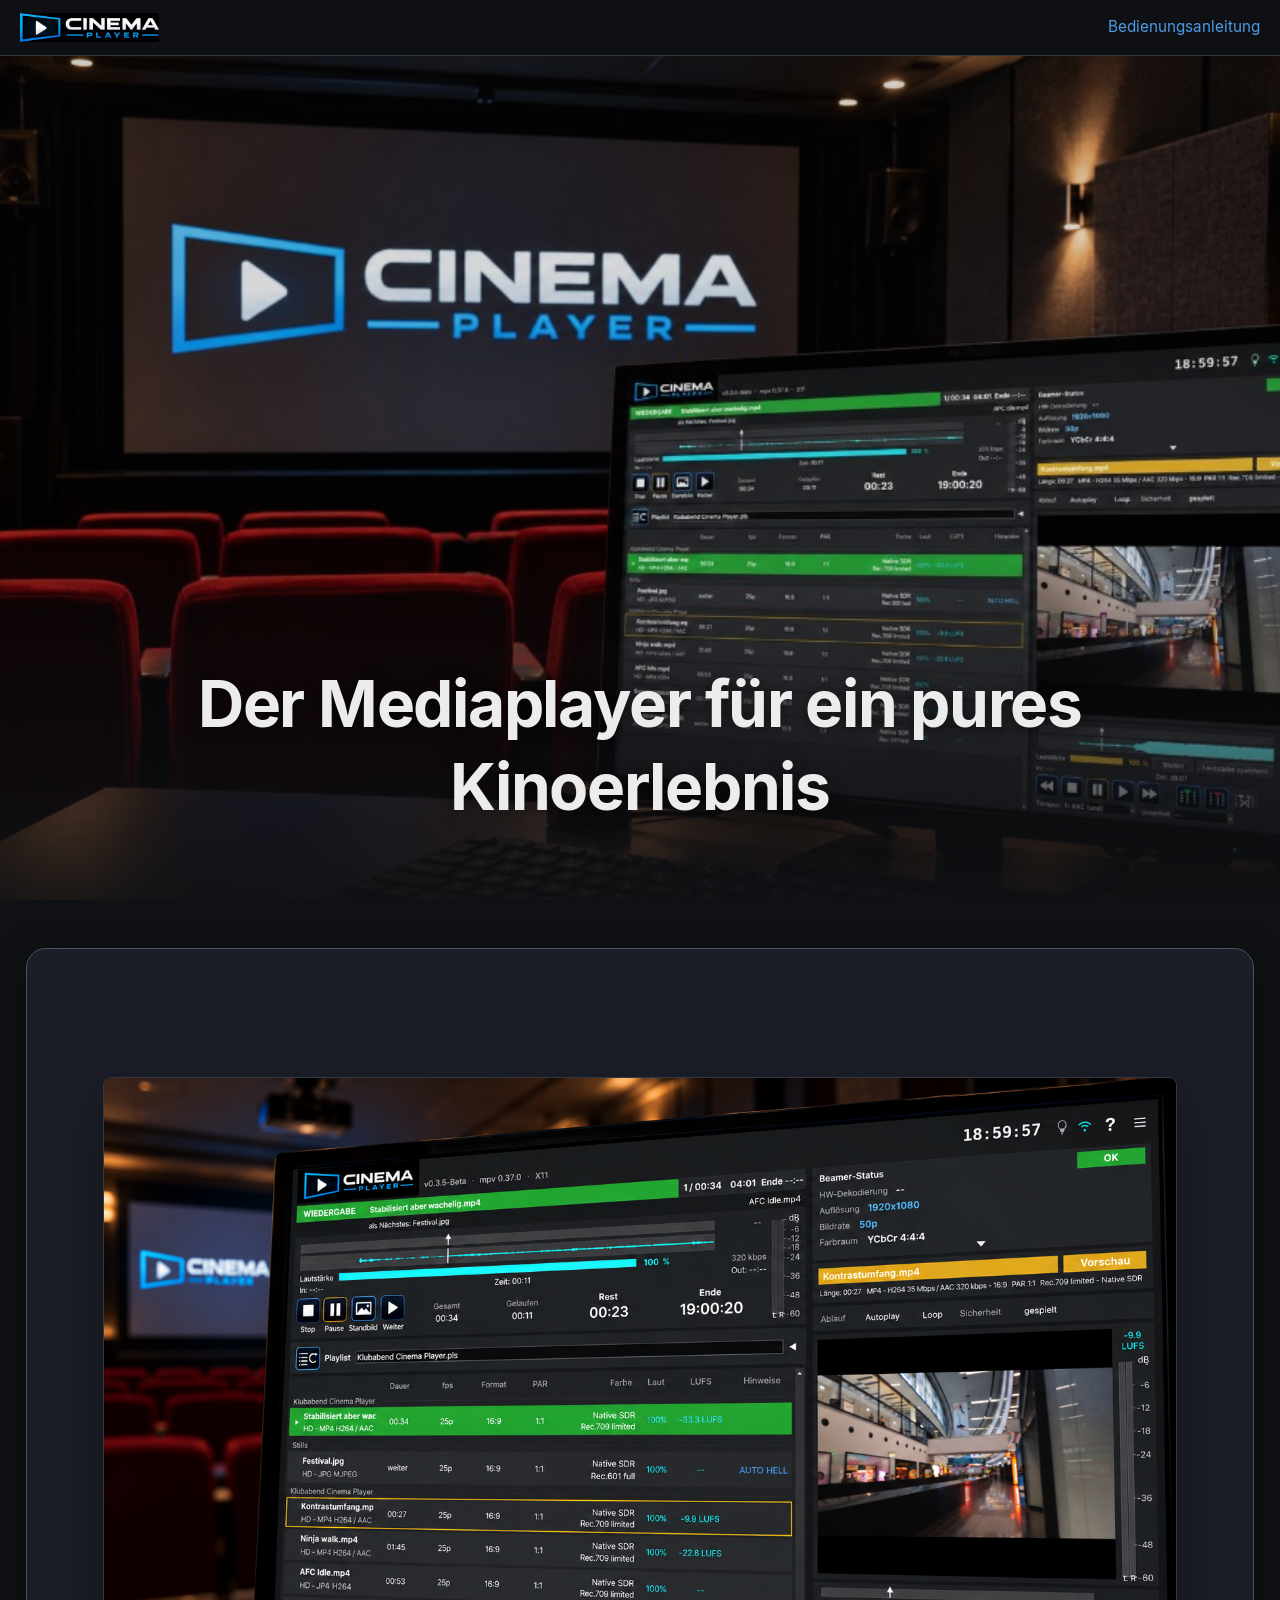
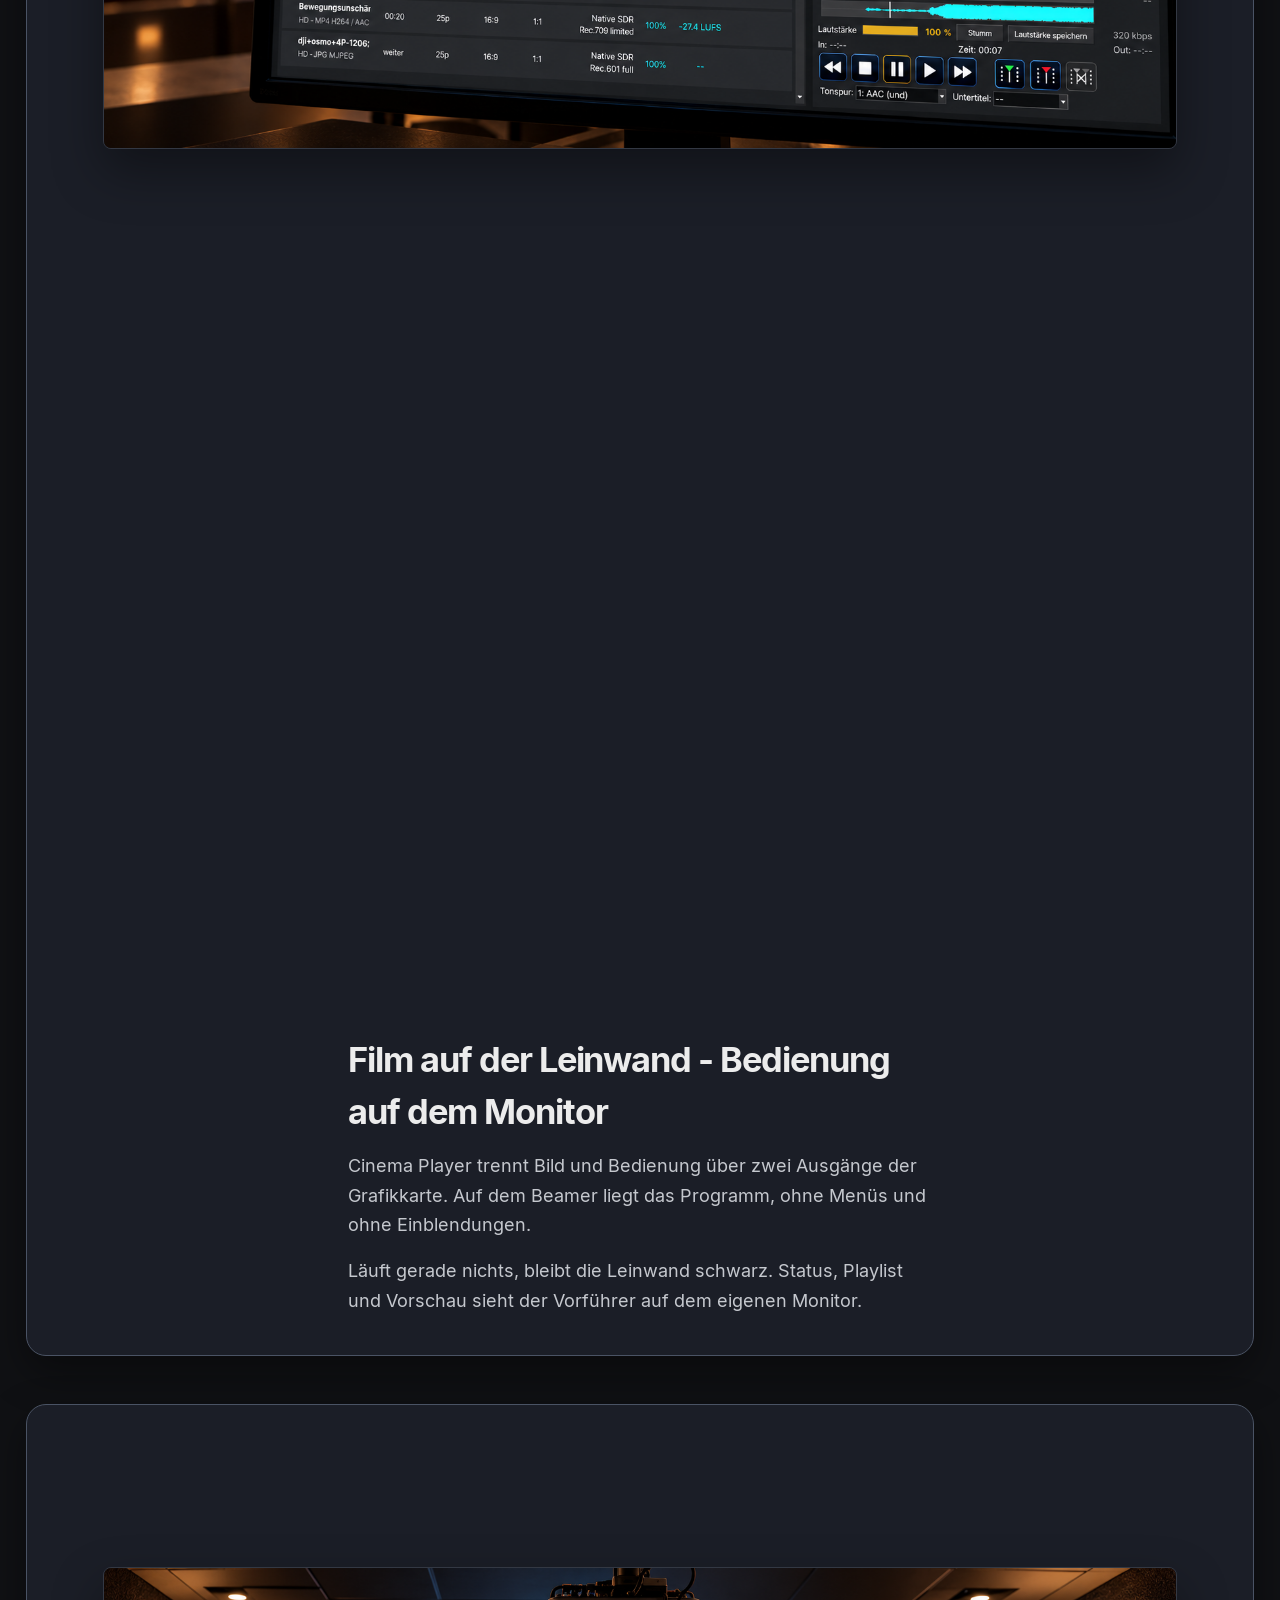
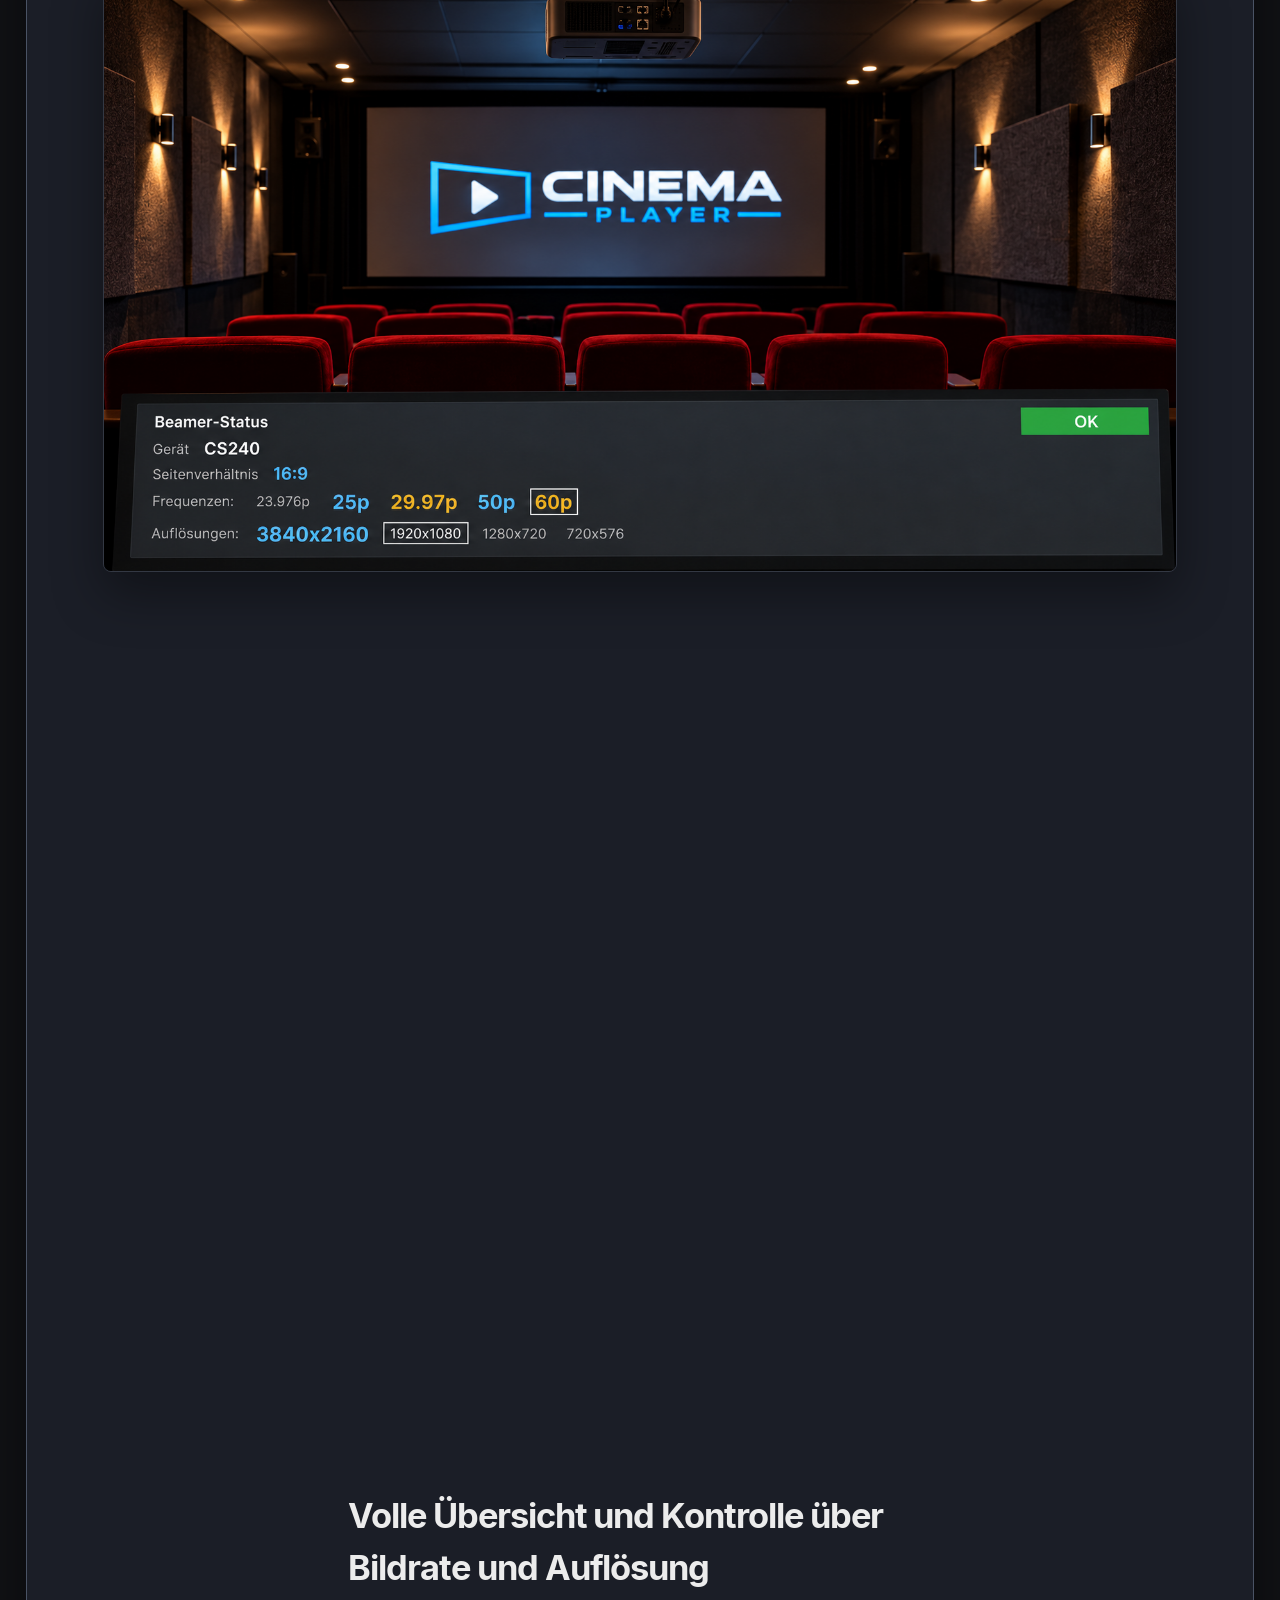
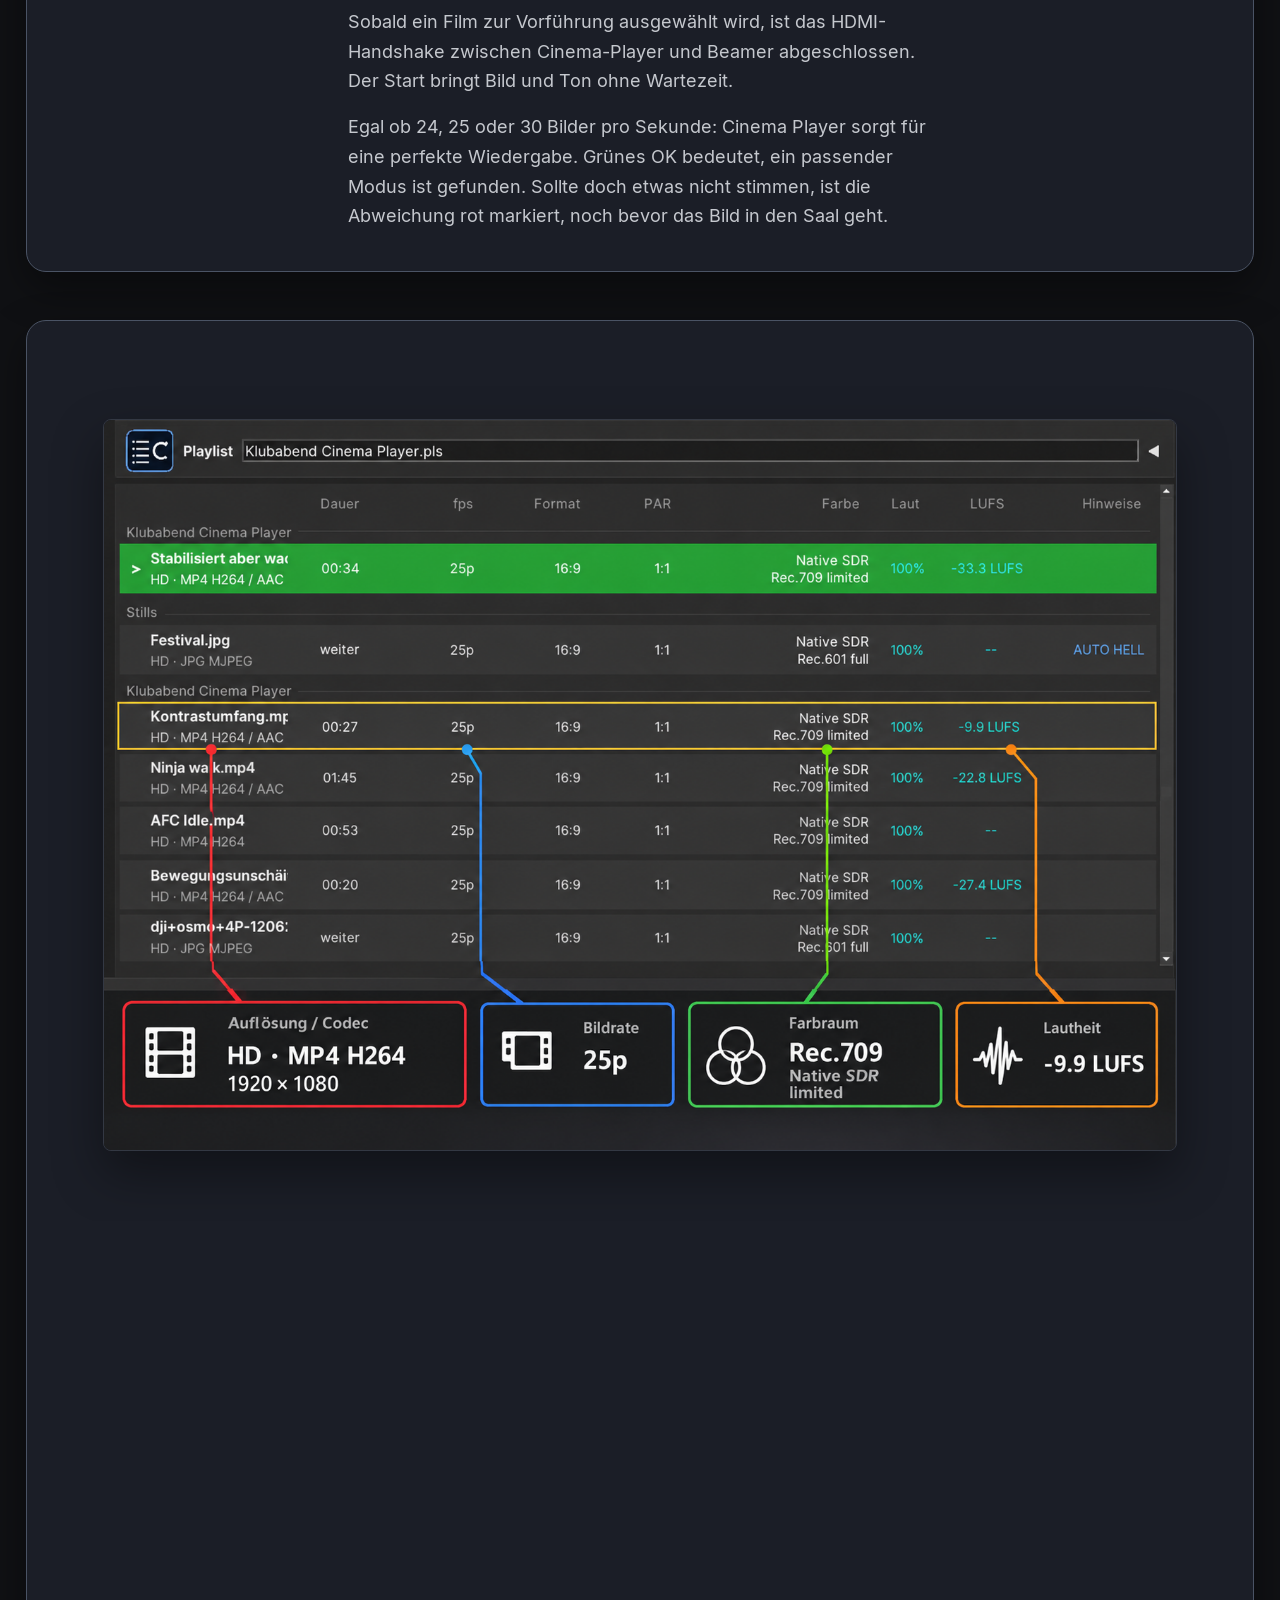
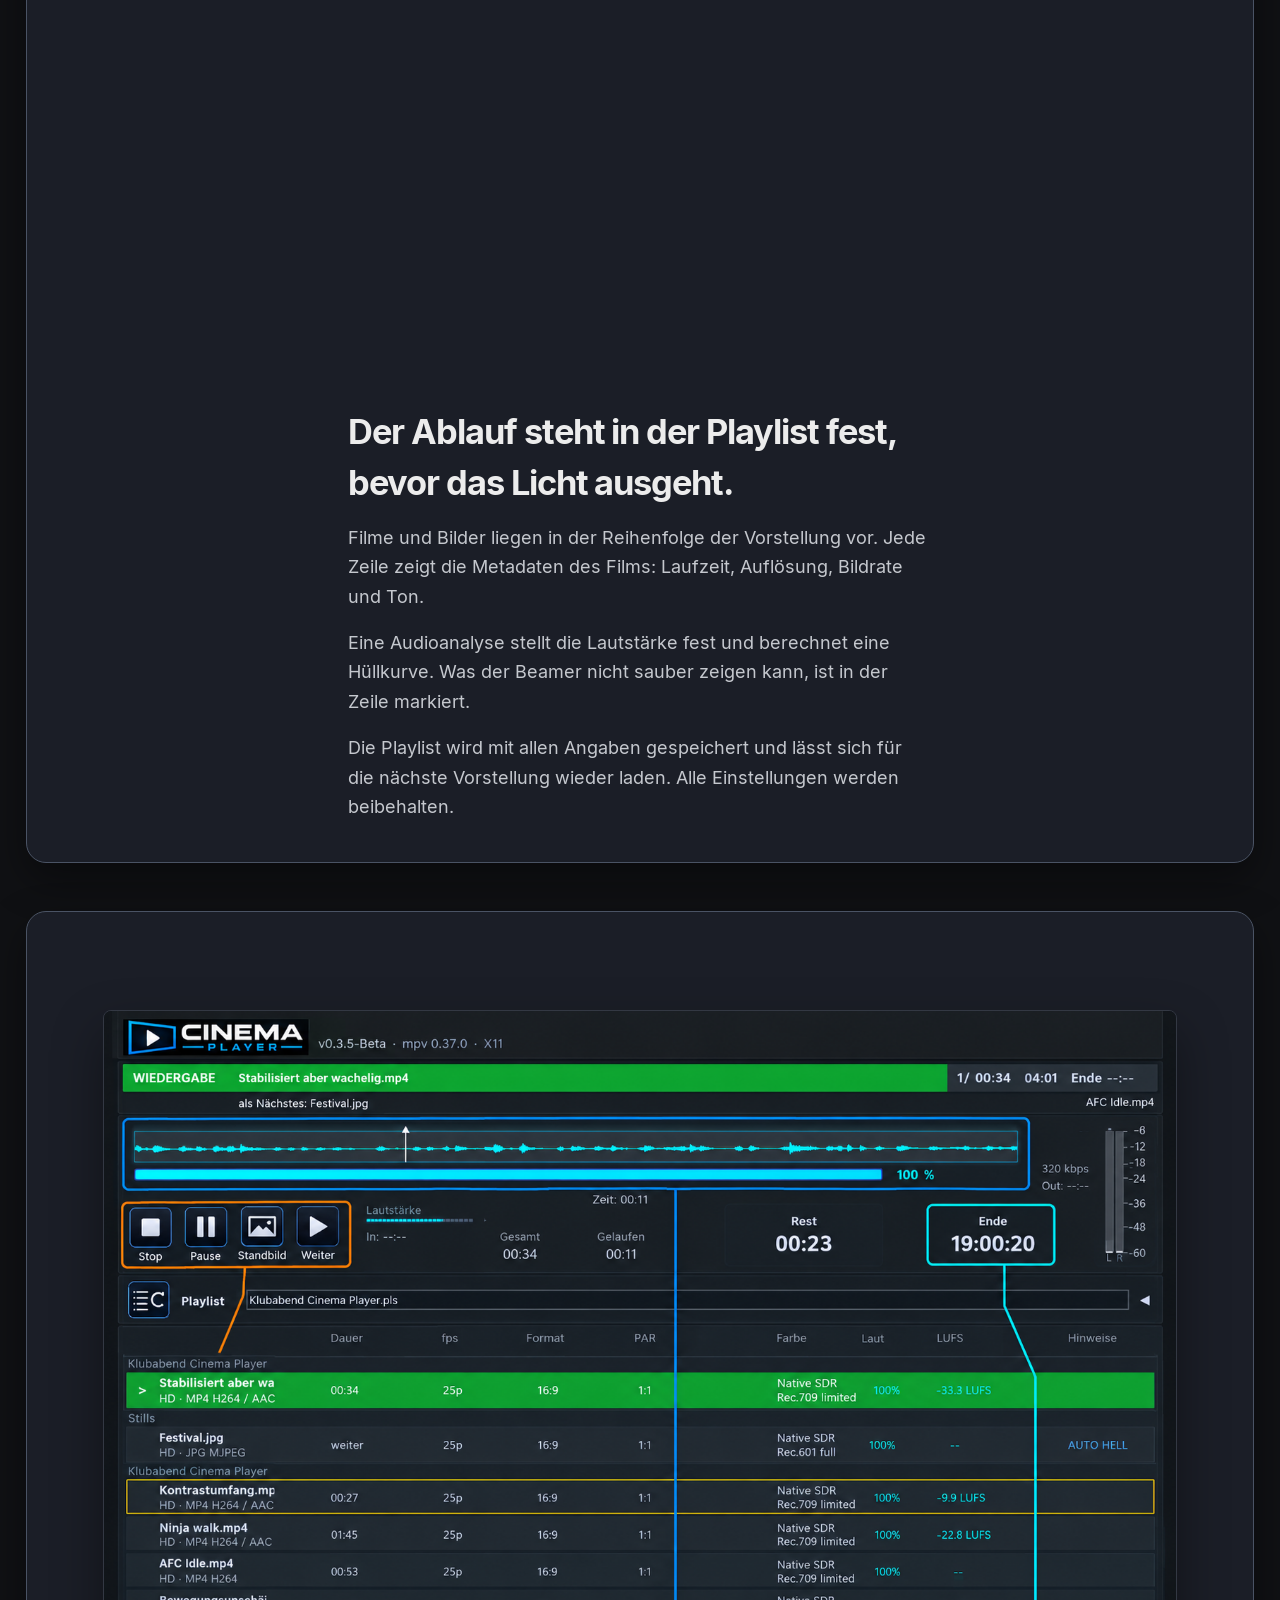
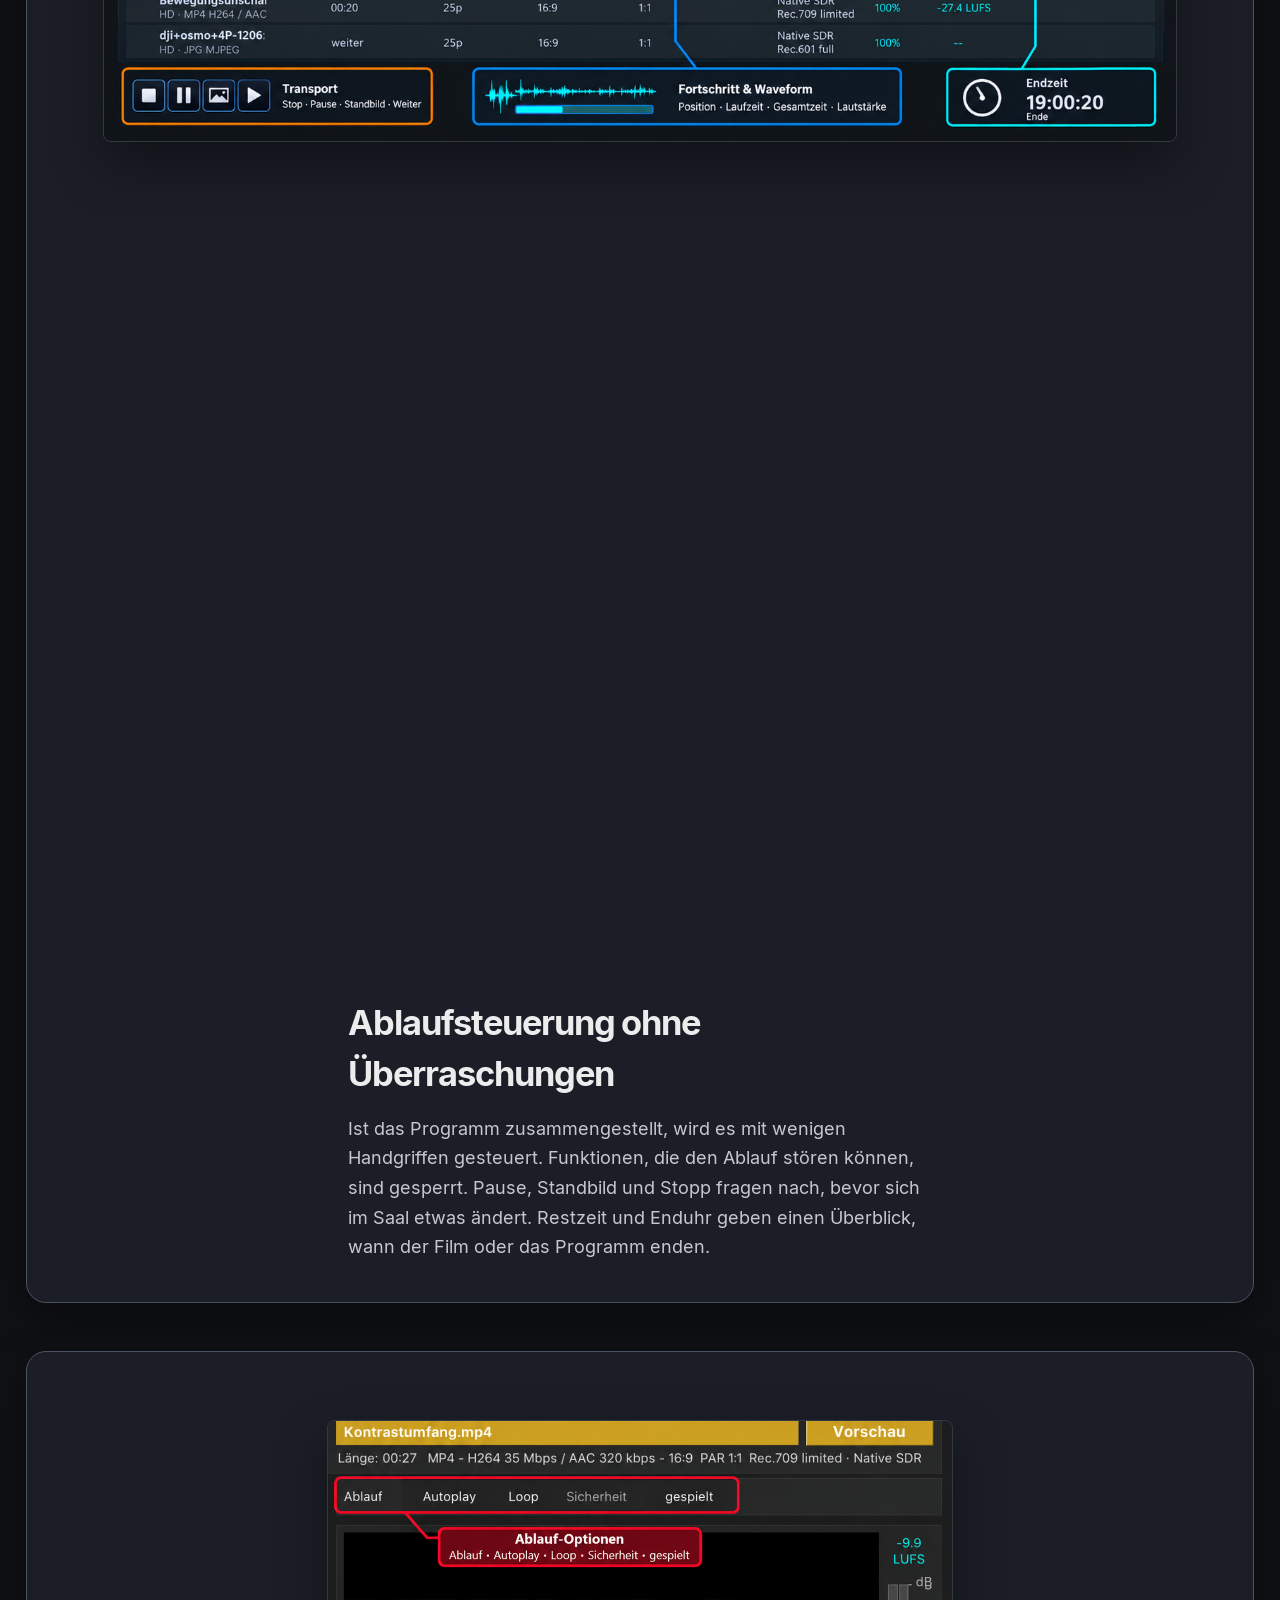
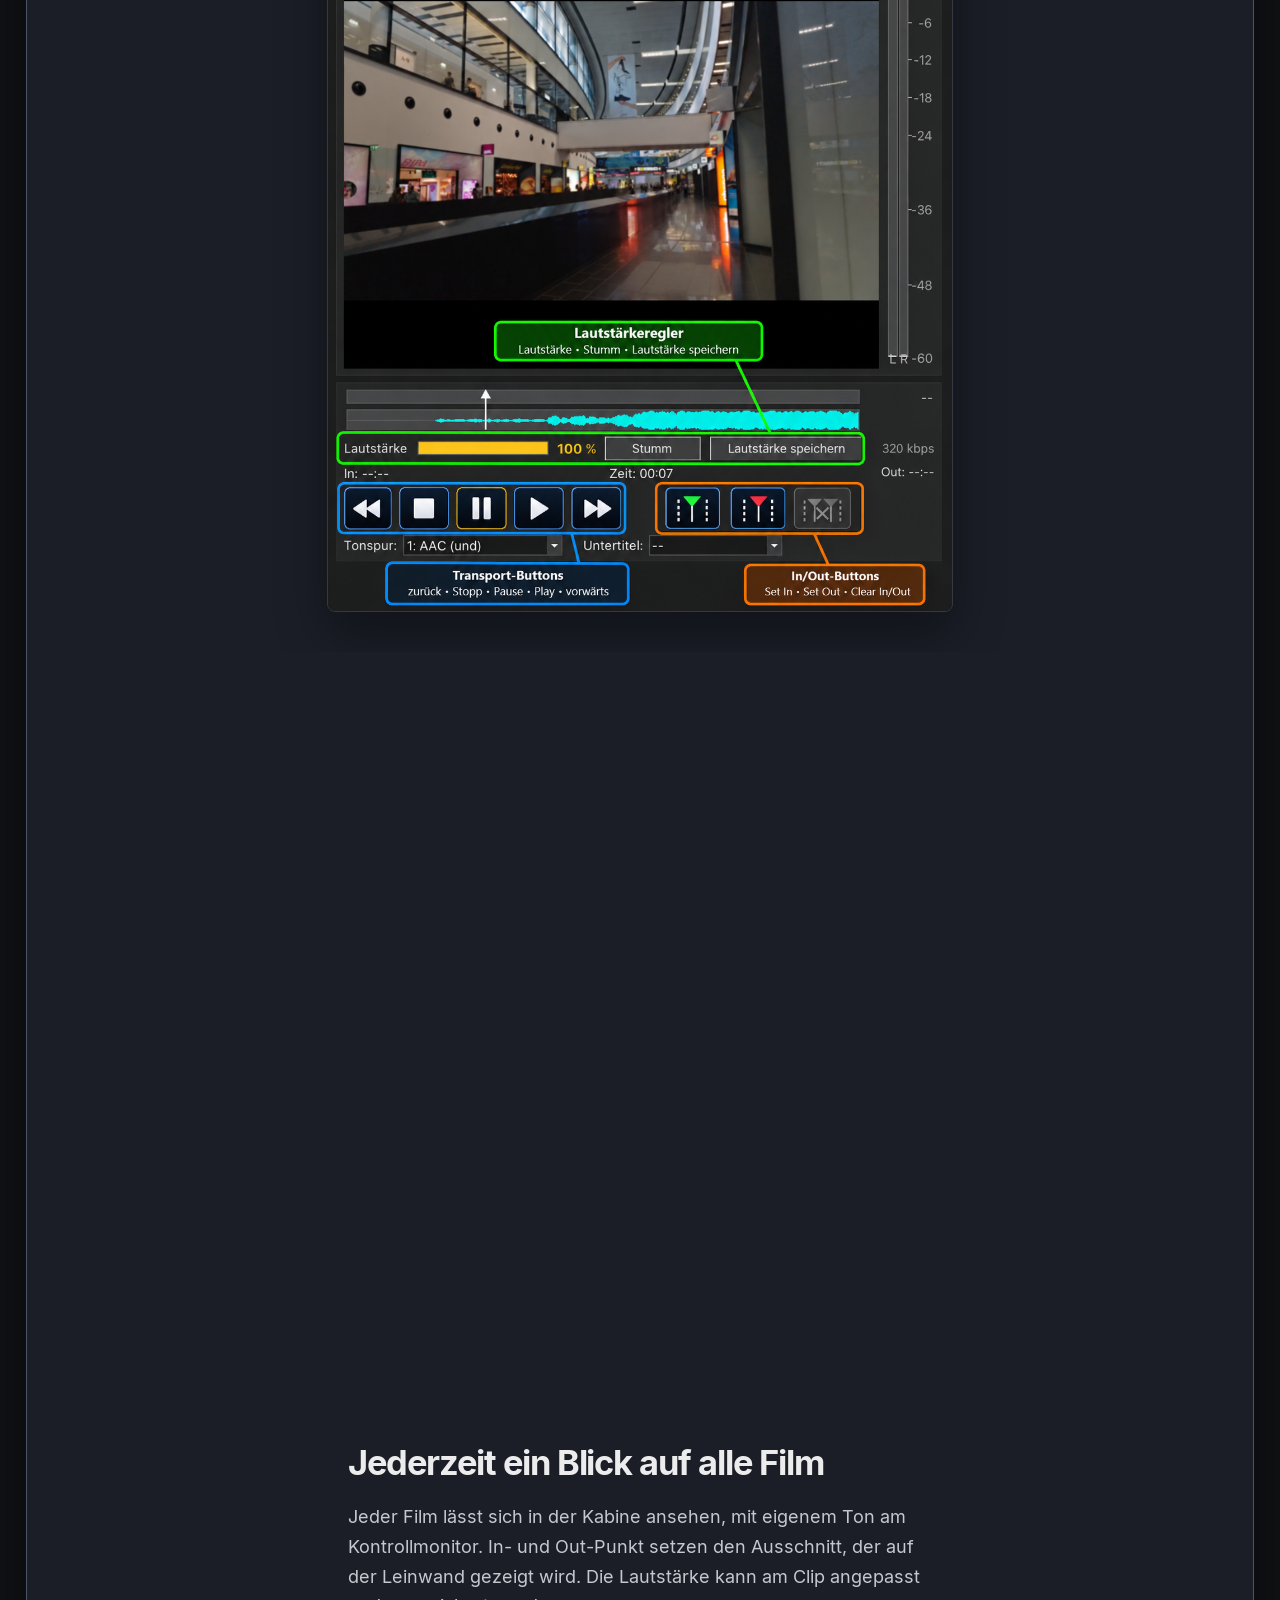
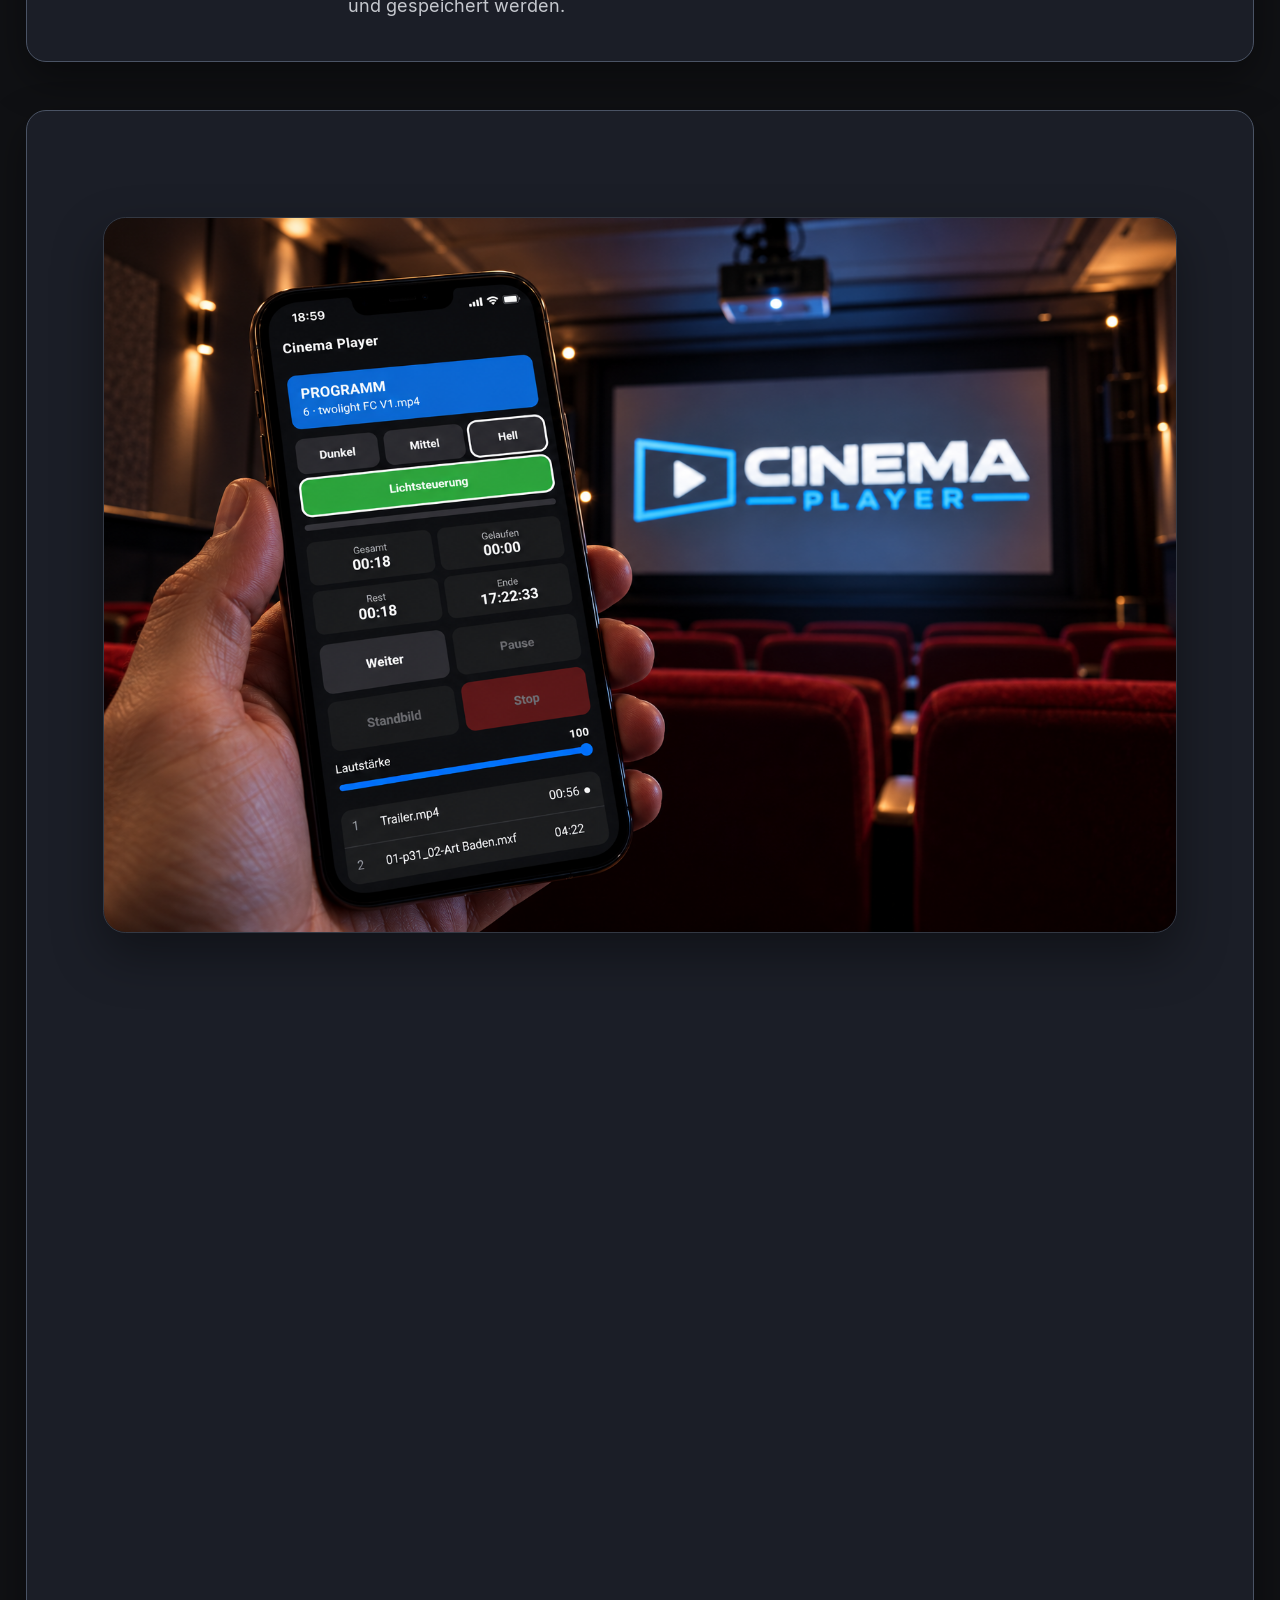
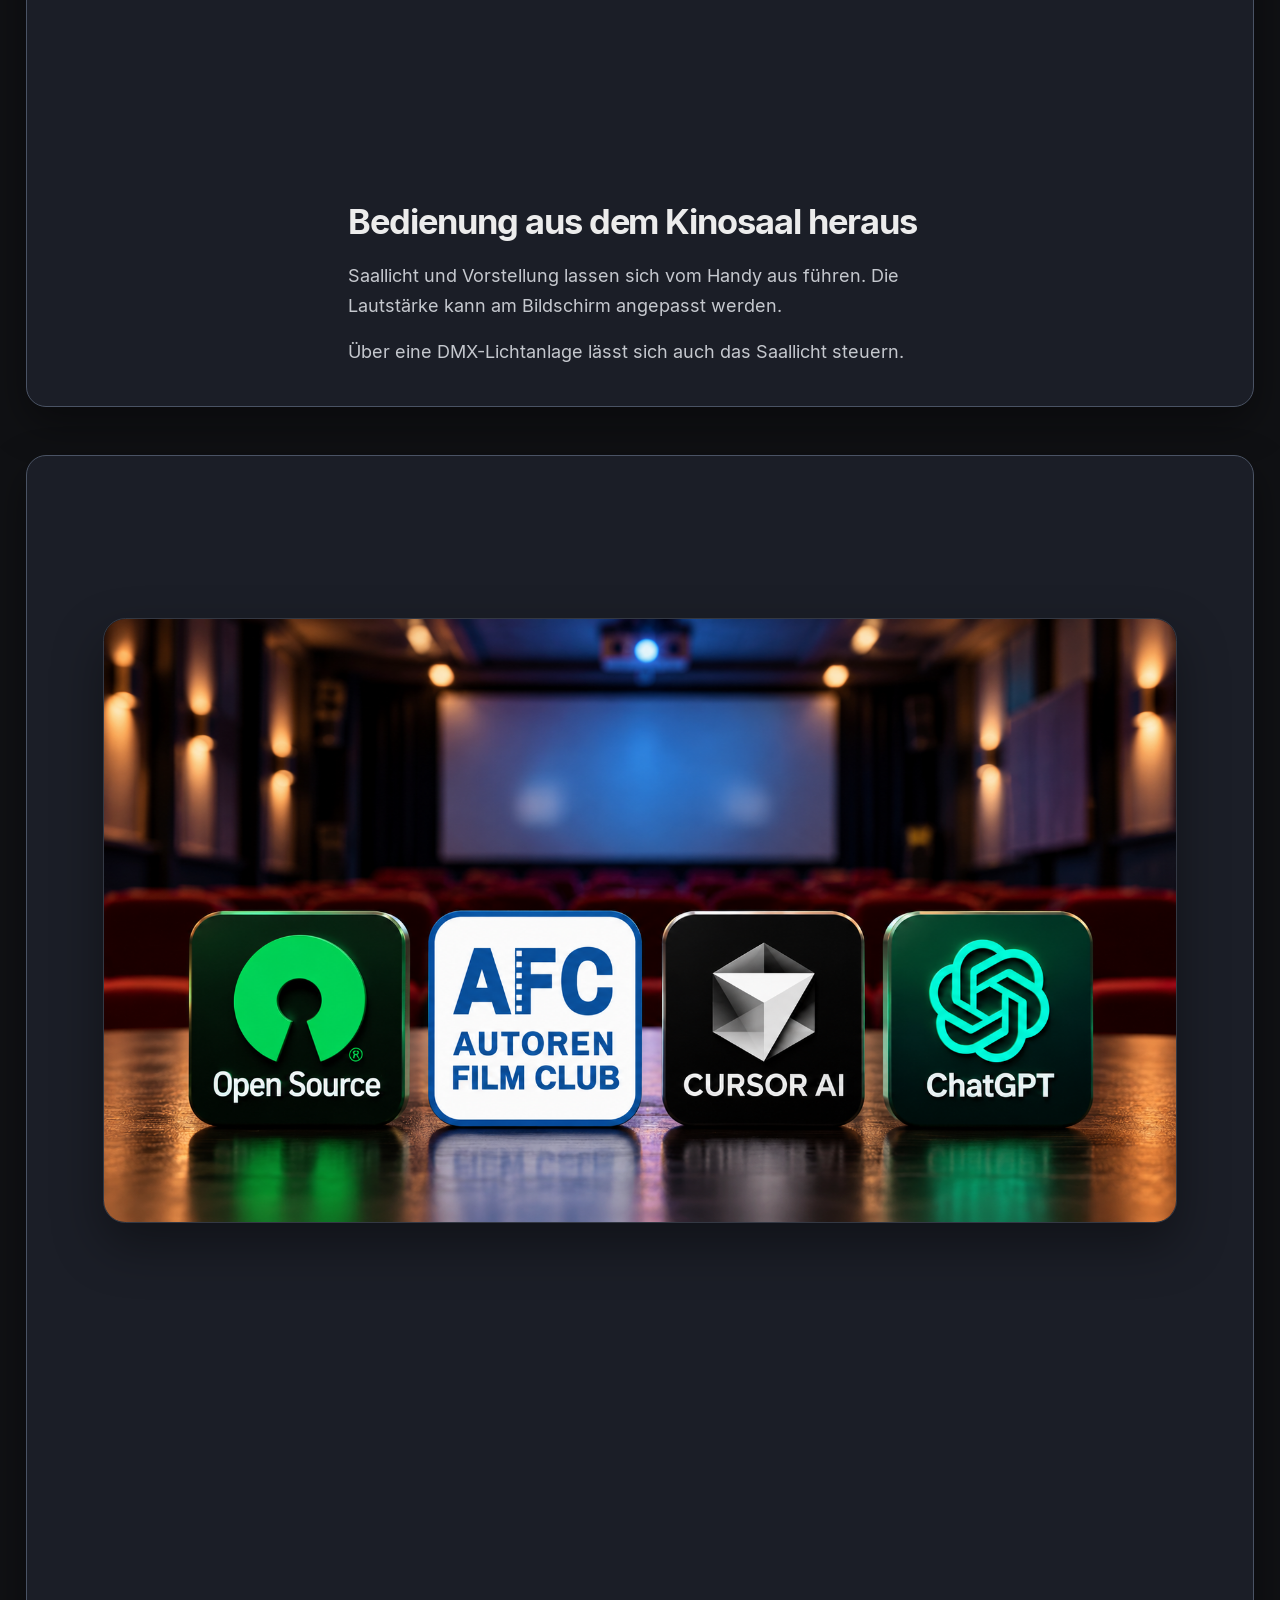
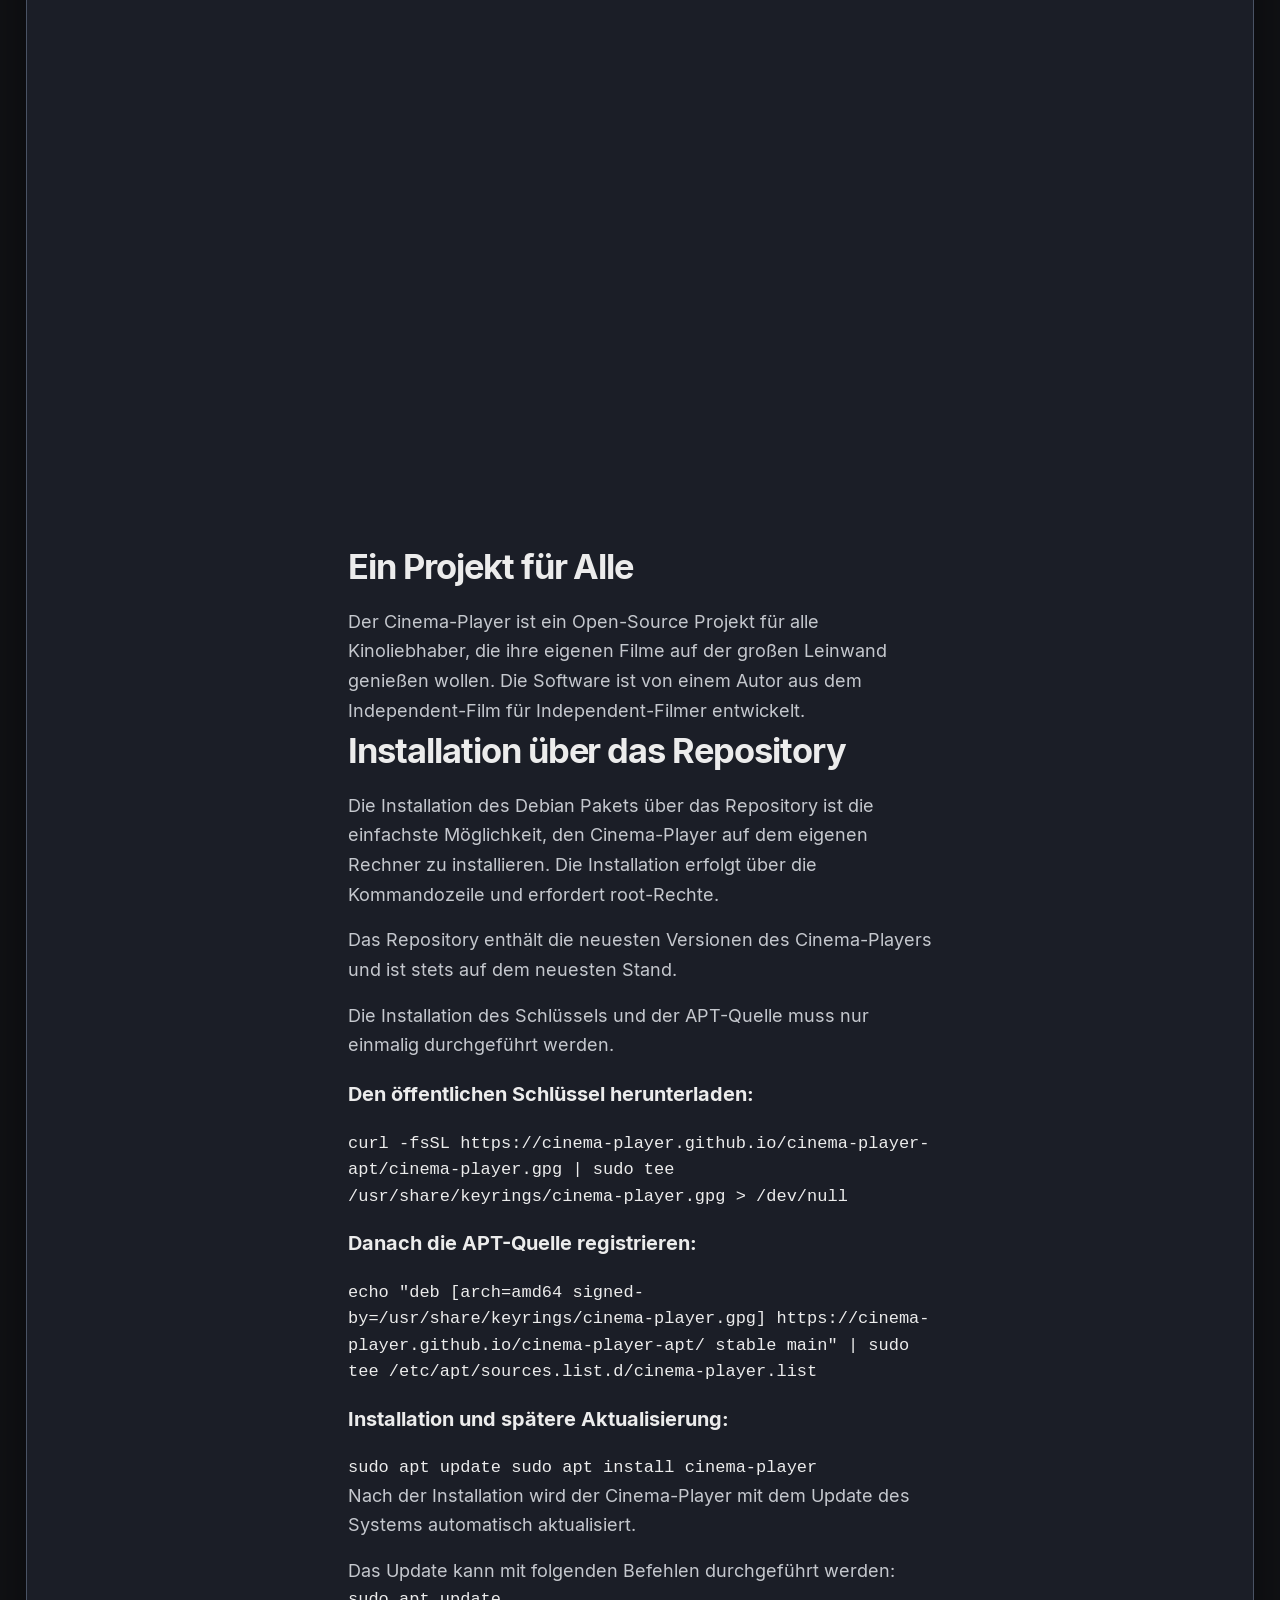
<file: index.html>
<!DOCTYPE html>
<html lang="de">
<head>
  <meta charset="utf-8">
  <meta name="viewport" content="width=device-width, initial-scale=1">
  <title>Cinema Player — Der Mediaplayer für ein pures Kinoerlebnis</title>
  <meta name="description" content="Cinema Player spielt Filme auf die Leinwand und lässt die Steuerung in der Kabine. Playlist, Vorschau, ruhige Bildraten, Saallicht und Fernbedienung.">
  <link rel="icon" href="assets/favicon.png">
  <link rel="stylesheet" href="css/style.css">
  <script>document.documentElement.classList.add("js");</script>
</head>
<body>
  <header class="top">
    <a class="brand" href="#anfang">
      <img src="assets/logo.png" alt="Cinema Player">
    </a>
    <a class="manual" href="https://cinema-player.github.io/manual/index.html">Bedienungsanleitung</a>
  </header>

  <main>
    <section class="hero" id="anfang">
      <h1>Der Mediaplayer für ein pures Kinoerlebnis</h1>
    </section>

    <article class="chapter" id="leinwand">
      <div class="runway">
        <div class="stage">
          <div class="frame">
            <div class="intro">
              <h2>Reines Kinofeeling</h2>
            </div>
            <figure class="photo">
              <img src="assets/leinwand.png" alt="Bedienoberfläche mit Playlist links, Beamerstatus und Vorschau rechts. Der Programmstatus steht auf Aus.">
            </figure>
          </div>
        </div>
      </div>
      <div class="detail">
        <h2>Film auf der Leinwand - Bedienung auf dem Monitor</h2>
        <p>Cinema Player trennt Bild und Bedienung über zwei Ausgänge der Grafikkarte. Auf dem Beamer liegt das Programm, ohne Menüs und ohne Einblendungen.</p>
        <p>Läuft gerade nichts, bleibt die Leinwand schwarz. Status, Playlist und Vorschau sieht der Vorführer auf dem eigenen Monitor.</p>
      </div>
    </article>

    <article class="chapter" id="bild">
      <div class="runway">
        <div class="stage">
          <div class="frame">
            <div class="intro">
              <h2>Ungestörte Wiedergabe</h2>
            </div>
            <figure class="photo">
              <img src="assets/beamer.png" alt="Beamerstatus mit Seitenverhältnis 16:9, Frequenzen, Auflösungen und grünem OK.">
            </figure>
          </div>
        </div>
      </div>
      <div class="detail">
        <h2>Volle Übersicht und Kontrolle über Bildrate und Auflösung</h2>
        <p> Sobald ein Film zur Vorführung ausgewählt wird, ist das HDMI-Handshake zwischen Cinema-Player und Beamer abgeschlossen. Der Start bringt Bild und Ton ohne Wartezeit.</p>
        <p>Egal ob 24, 25 oder 30 Bilder pro Sekunde: Cinema Player sorgt für eine perfekte Wiedergabe. Grünes OK bedeutet, ein passender Modus ist gefunden. Sollte doch etwas nicht stimmen, ist die Abweichung rot markiert, noch bevor das Bild in den Saal geht.</p>
      </div>
    </article>

    <article class="chapter" id="playlist">
      <div class="runway">
        <div class="stage">
          <div class="frame">
            <div class="intro">
              <h2>Playlist</h2>
            </div>
            <figure class="photo">
              <img src="assets/playlist.png" alt="Playlist mit Dateinamen, Laufzeiten, Bildraten und Lautheit.">
            </figure>
          </div>
        </div>
      </div>
      <div class="detail">
        <h2>Der Ablauf steht in der Playlist fest, bevor das Licht ausgeht.</h2>
        <p>Filme und Bilder liegen in der Reihenfolge der Vorstellung vor. Jede Zeile zeigt die Metadaten des Films: Laufzeit, Auflösung, Bildrate und Ton.</p>
        <p>Eine Audioanalyse stellt die Lautstärke fest und berechnet eine Hüllkurve. Was der Beamer nicht sauber zeigen kann, ist in der Zeile markiert.</p>
        <p>Die Playlist wird mit allen Angaben gespeichert und lässt sich für die nächste Vorstellung wieder laden. Alle Einstellungen werden beibehalten.</p>
      </div>
    </article>

    <article class="chapter" id="programm">
      <div class="runway">
        <div class="stage">
          <div class="frame">
            <div class="intro">
              <h2>Programm</h2>
            </div>
            <figure class="photo">
              <img src="assets/programm.png" alt="Kabinenansicht während der Wiedergabe: grüner Status, Uhren, Playlist und Vorschau.">
            </figure>
          </div>
        </div>
      </div>
      <div class="detail">
        <h2>Ablaufsteuerung ohne Überraschungen</h2>
        <p>Ist das Programm zusammengestellt, wird es mit wenigen Handgriffen gesteuert. Funktionen, die den Ablauf stören können, sind gesperrt. Pause, Standbild und Stopp fragen nach, bevor sich im Saal etwas ändert. Restzeit und Enduhr geben einen Überblick, wann der Film oder das Programm enden.</p>
      </div>
    </article>

    <article class="chapter" id="vorschau">
      <div class="runway">
        <div class="stage">
          <div class="frame">
            <div class="intro">
              <h2>Vorschau</h2>
            </div>
            <figure class="photo">
              <img src="assets/vorschau.png" alt="Vorschau mit Testbild, Tonhüllkurve und Lautstärke.">
            </figure>
          </div>
        </div>
      </div>
      <div class="detail">
        <h2>Jederzeit ein Blick auf alle Film</h2>
        <p>Jeder Film lässt sich in der Kabine ansehen, mit eigenem Ton am Kontrollmonitor. In- und Out-Punkt setzen den Ausschnitt, der auf der Leinwand gezeigt wird. Die Lautstärke kann am Clip angepasst und gespeichert werden.</p>
      </div>
    </article>

    <article class="chapter" id="saal">
      <div class="runway">
        <div class="stage">
          <div class="frame">
            <div class="intro">
              <h2>Fernsteuerung über W-LAN</h2>
            </div>
            <figure class="photo photo-phone">
              <img src="assets/saal.png" alt="Smartphone mit Programmstatus, Tasten Dunkel, Mittel und Hell, Lichtsteuerung und Transport.">
            </figure>
          </div>
        </div>
      </div>
      <div class="detail">
        <h2>Bedienung aus dem Kinosaal heraus</h2>
        <p>Saallicht und Vorstellung lassen sich vom Handy aus führen. Die Lautstärke kann am Bildschirm angepasst werden.</p>
        <p>Über eine DMX-Lichtanlage lässt sich auch das Saallicht steuern.</p>
      </div>
    </article>

    <article class="chapter" id="opensource">
      <div class="runway">
        <div class="stage">
          <div class="frame">
            <div class="intro">
              <h2>Open Source</h2>
            </div>
            <figure class="photo photo-phone">
              <img src="assets/opensource.png" alt="Open Source Logos"></figure>
          </div>
        </div>
      </div>
      <div class="detail">
        <h2>Ein Projekt für Alle</h2>
        <p>Der Cinema-Player ist ein Open-Source Projekt für alle Kinoliebhaber, die ihre eigenen Filme auf der großen Leinwand genießen wollen. Die Software ist von einem Autor aus dem Independent-Film für Independent-Filmer entwickelt.</p>
        <h2>Installation über das Repository</h2>
        <p>Die Installation des Debian Pakets über das Repository ist die einfachste Möglichkeit, den Cinema-Player auf dem eigenen Rechner zu installieren. Die Installation erfolgt über die Kommandozeile und erfordert root-Rechte.</p>
        <p>Das Repository enthält die neuesten Versionen des Cinema-Players und ist stets auf dem neuesten Stand.</p>
        <p>Die Installation des Schlüssels und der APT-Quelle muss nur einmalig durchgeführt werden.</p>
        <p>
          <h3>Den öffentlichen Schlüssel herunterladen:</h3>
            <code>curl -fsSL https://cinema-player.github.io/cinema-player-apt/cinema-player.gpg | sudo tee /usr/share/keyrings/cinema-player.gpg > /dev/null</code>
          <h3>Danach die APT-Quelle registrieren:</h3>
            <code>echo "deb [arch=amd64 signed-by=/usr/share/keyrings/cinema-player.gpg]
            https://cinema-player.github.io/cinema-player-apt/ stable main"
            | sudo tee /etc/apt/sources.list.d/cinema-player.list</code>
          <h3>Installation und spätere Aktualisierung:</h3>
            <code>
            sudo apt update
            sudo apt install cinema-player
            </code>
            <p>Nach der Installation wird der Cinema-Player mit dem Update des Systems automatisch aktualisiert.</p>
            <p>Das Update kann mit folgenden Befehlen durchgeführt werden:</p>
            <code>sudo apt update<br>sudo apt upgrade</code>
        </p>
        <h2>Alle Version können hier heruntergeladen werden</h2>
        <a class="download" href="https://github.com/cinema-player/Cinema-Player/releases" target="_blank">Download</a>
        <ul class="icon-links">
          <li>
            <a href="https://github.com/cinema-player" target="_blank">
              <img src="assets/icons/github.svg" alt="">
              <span>Repository auf GitHub</span>
            </a>
          </li>
          <li>
            <a href="https://de.wikipedia.org/wiki/Open_Source" target="_blank">
              <img src="assets/icons/opensource.png" alt="">
              <span>Open-Source Definition</span>
            </a>
          </li>
          <li>
            <a href="https://afcwien.at" target="_blank">
              <img src="assets/icons/afc.png" alt="">
              <span>Autoren-Film-Club</span>
            </a>
          </li>
          <li>
            <a href="https://cursor.com" target="_blank">
              <img src="assets/icons/cursor.png" alt="">
              <span>Cursor AI</span>
            </a>
          </li>
          <li>
            <a href="https://chatgpt.com" target="_blank">
              <img src="assets/icons/chatgpt.png" alt="">
              <span>ChatGPT</span>
            </a>
          </li>
        </ul>
      </div>
    </article>
  </main>

  <footer class="foot">
    <a href="https://github.com/cinema-player/Cinema-Player/releases" target="_blank">Download</a>
    <a href="https://cinema-player.github.io/manual/index.html">Bedienungsanleitung</a>
    <a href="https://www.youtube.com/playlist?list=PLWRDCx6BQ3lU">Videos auf YouTube</a>
  </footer>

  <script src="js/scroll.js"></script>
</body>
</html>
</file>
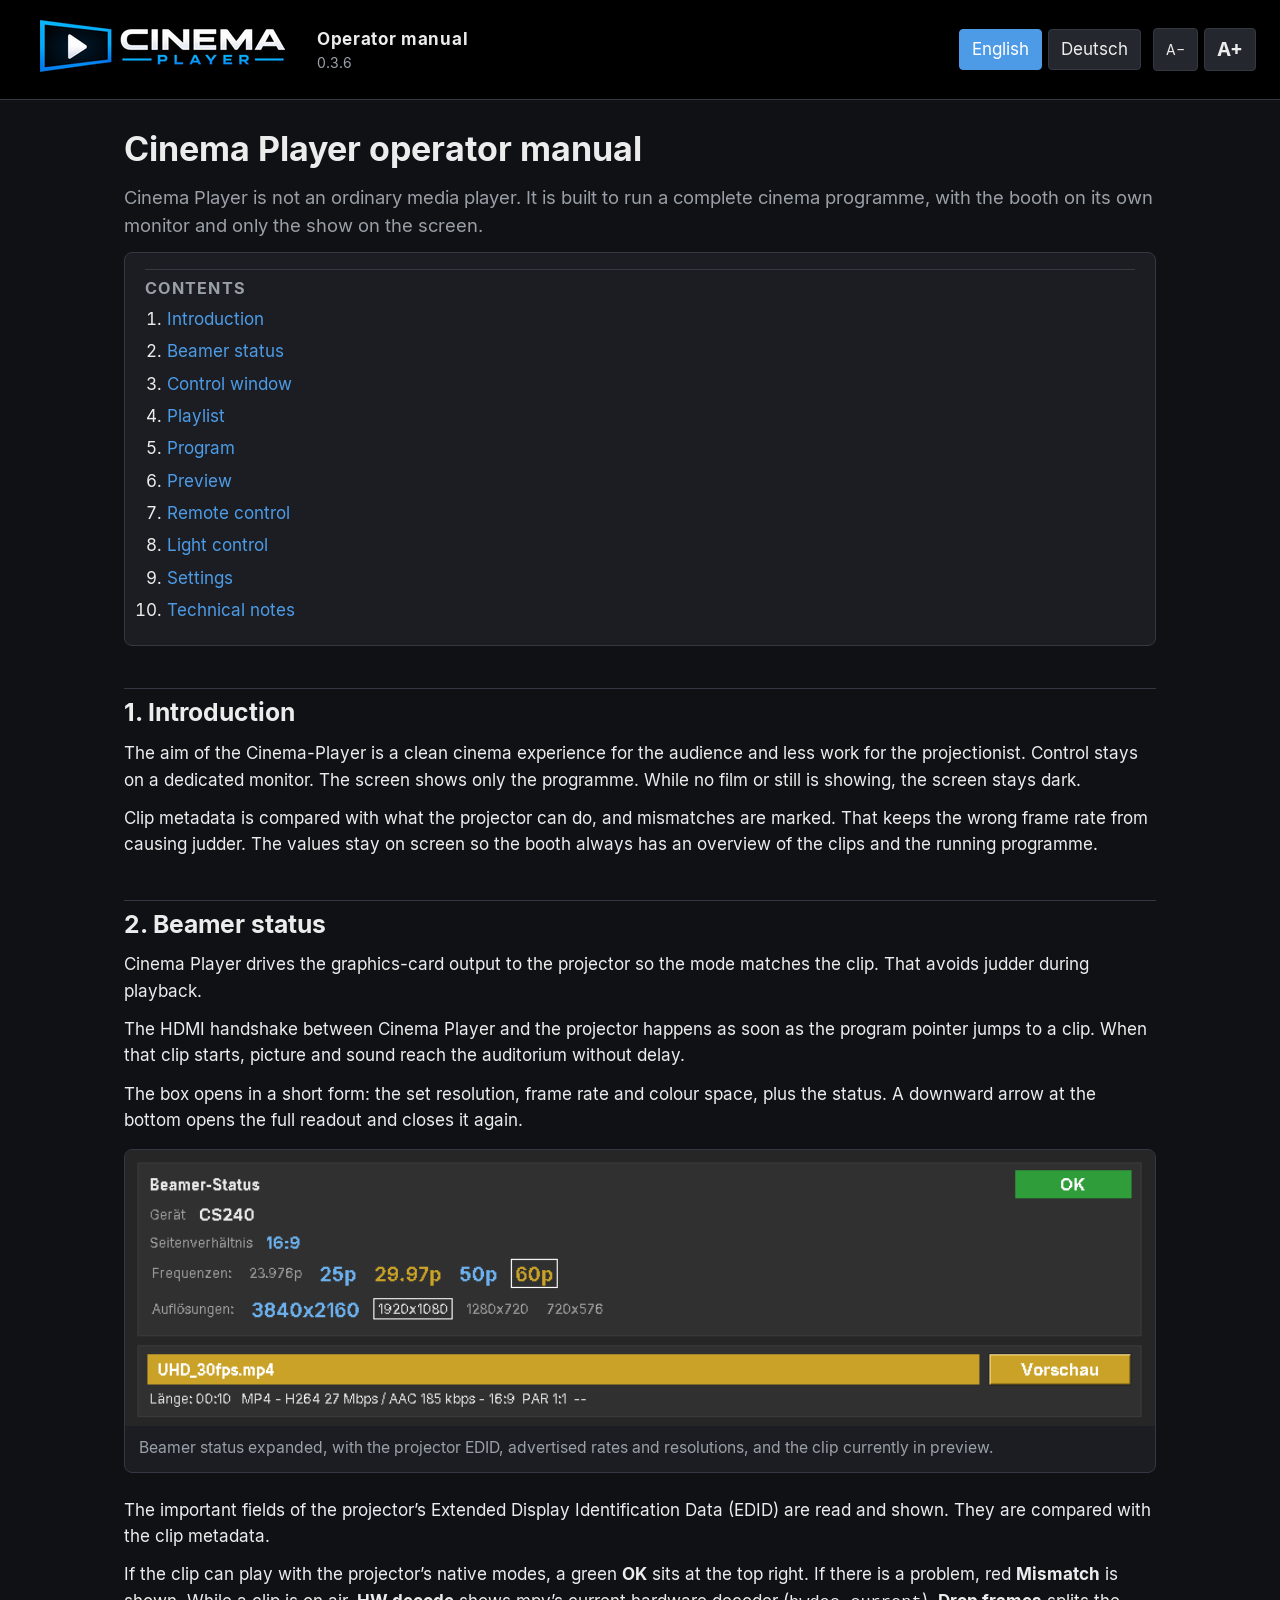
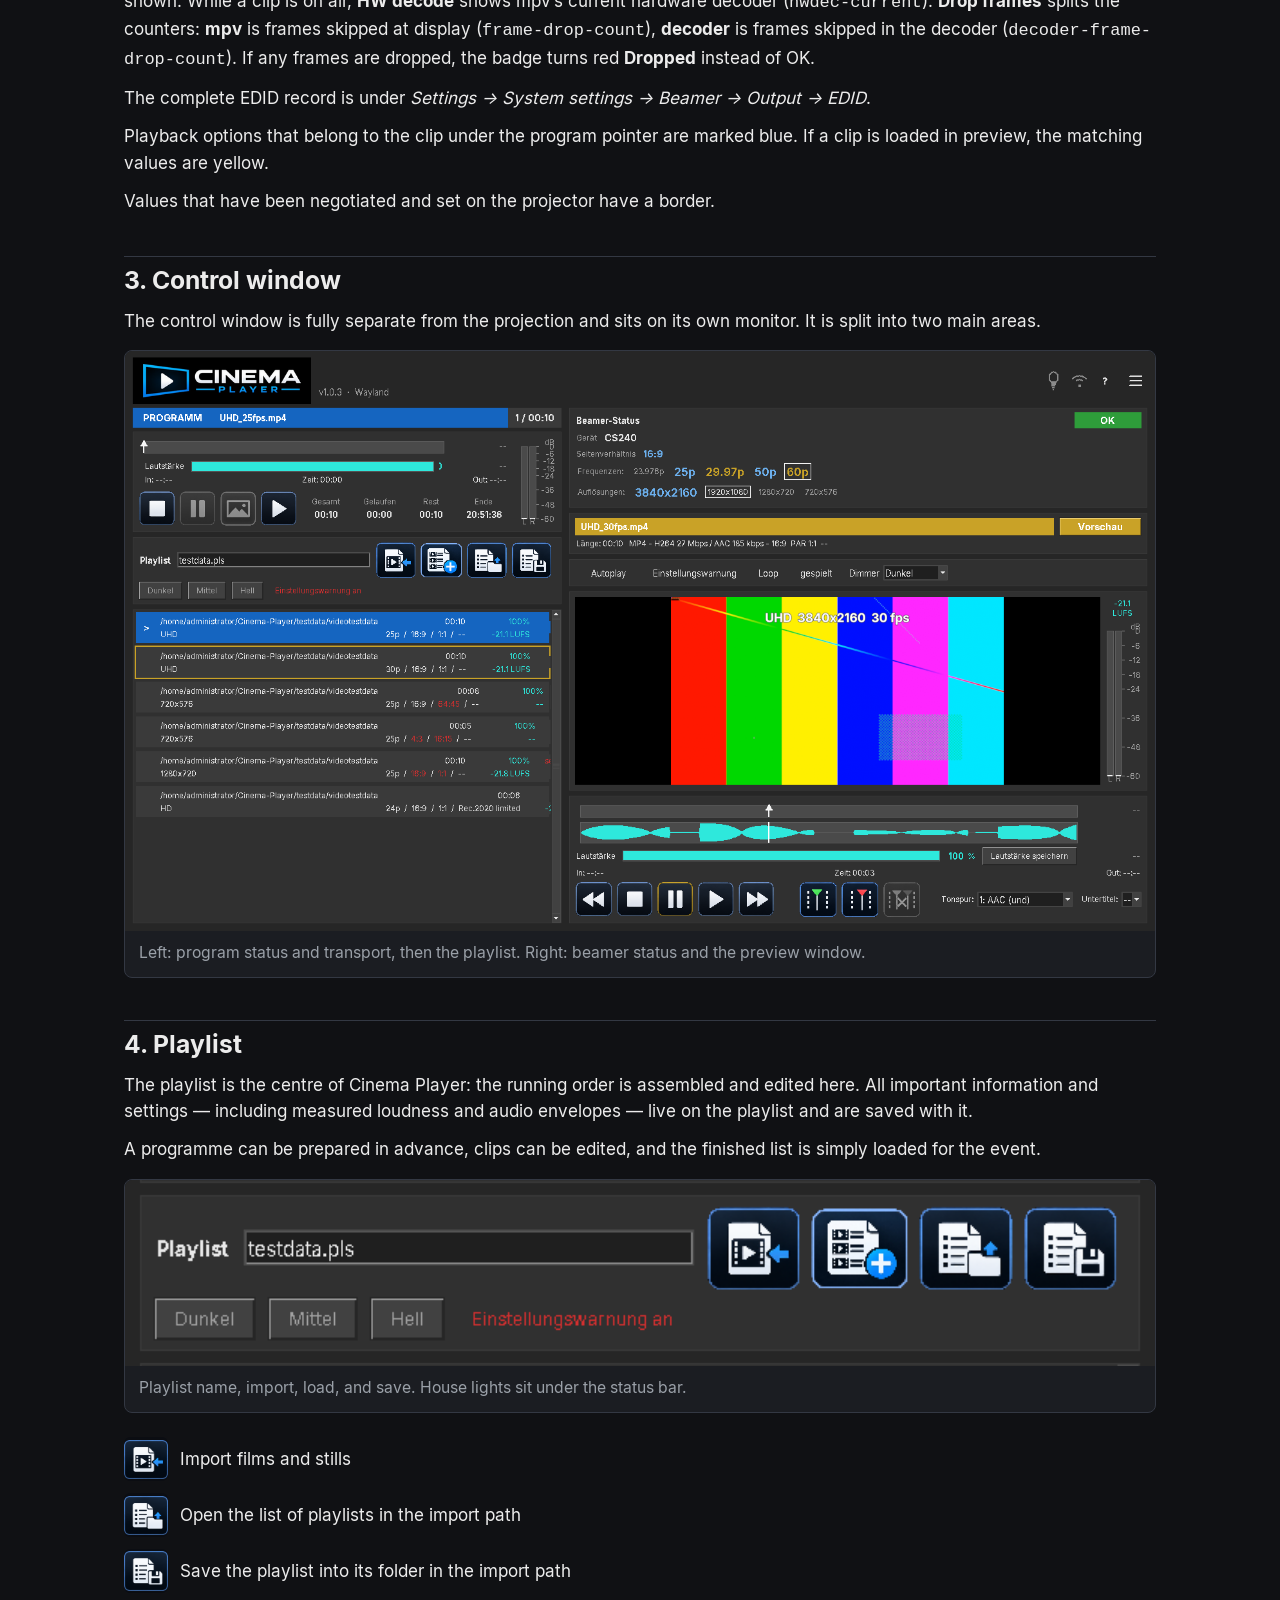
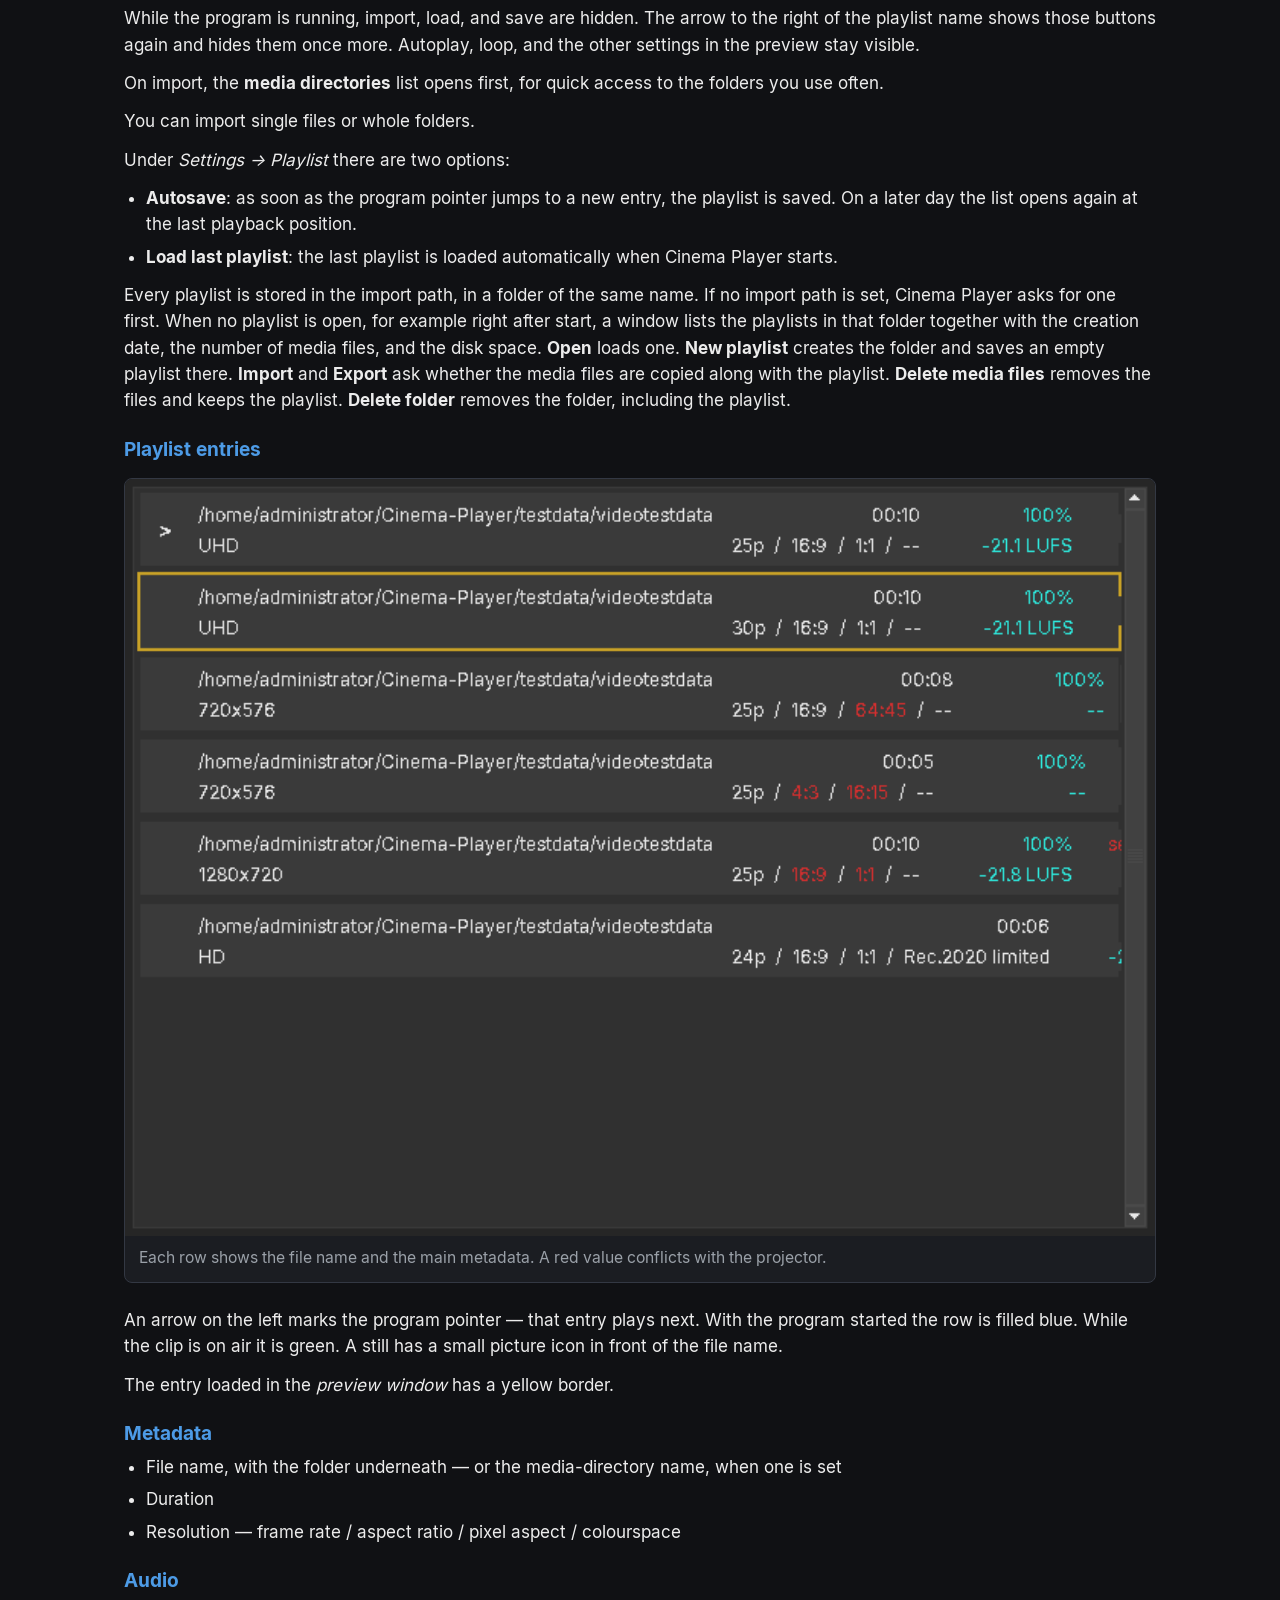
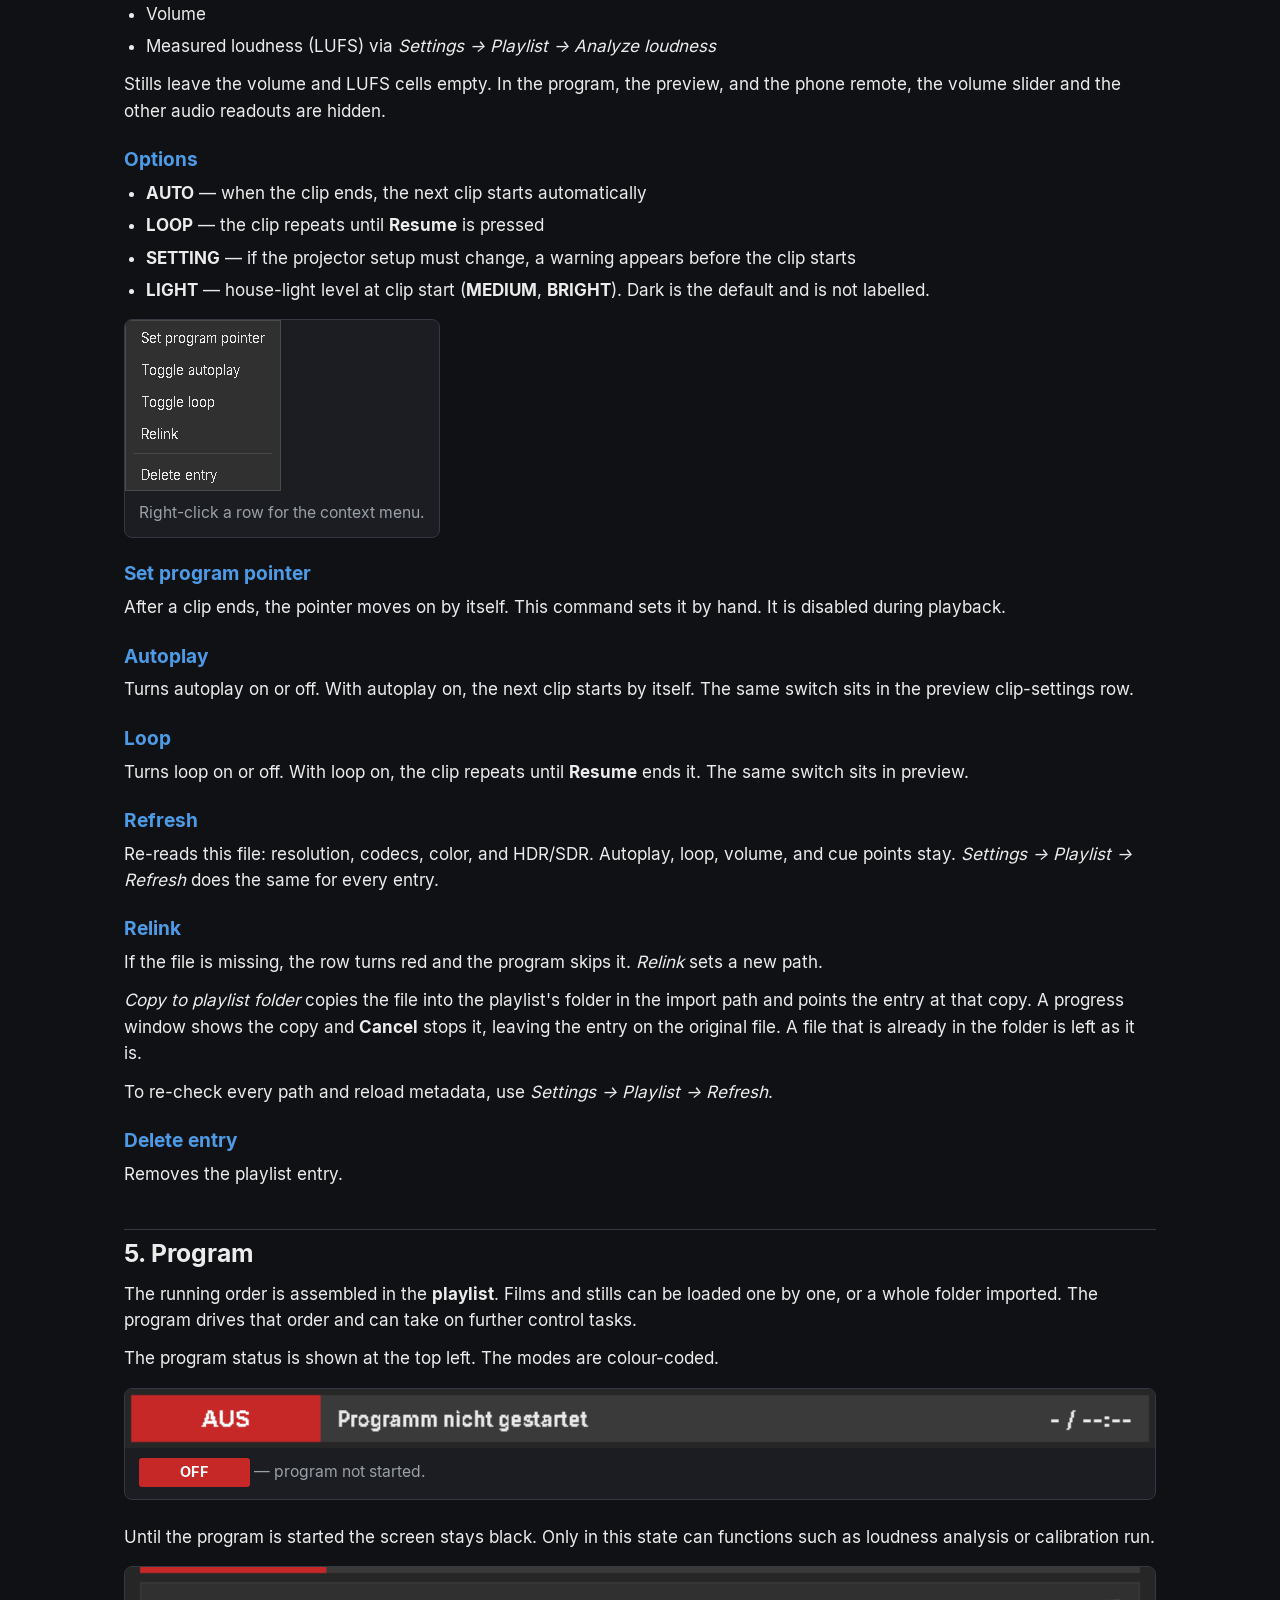
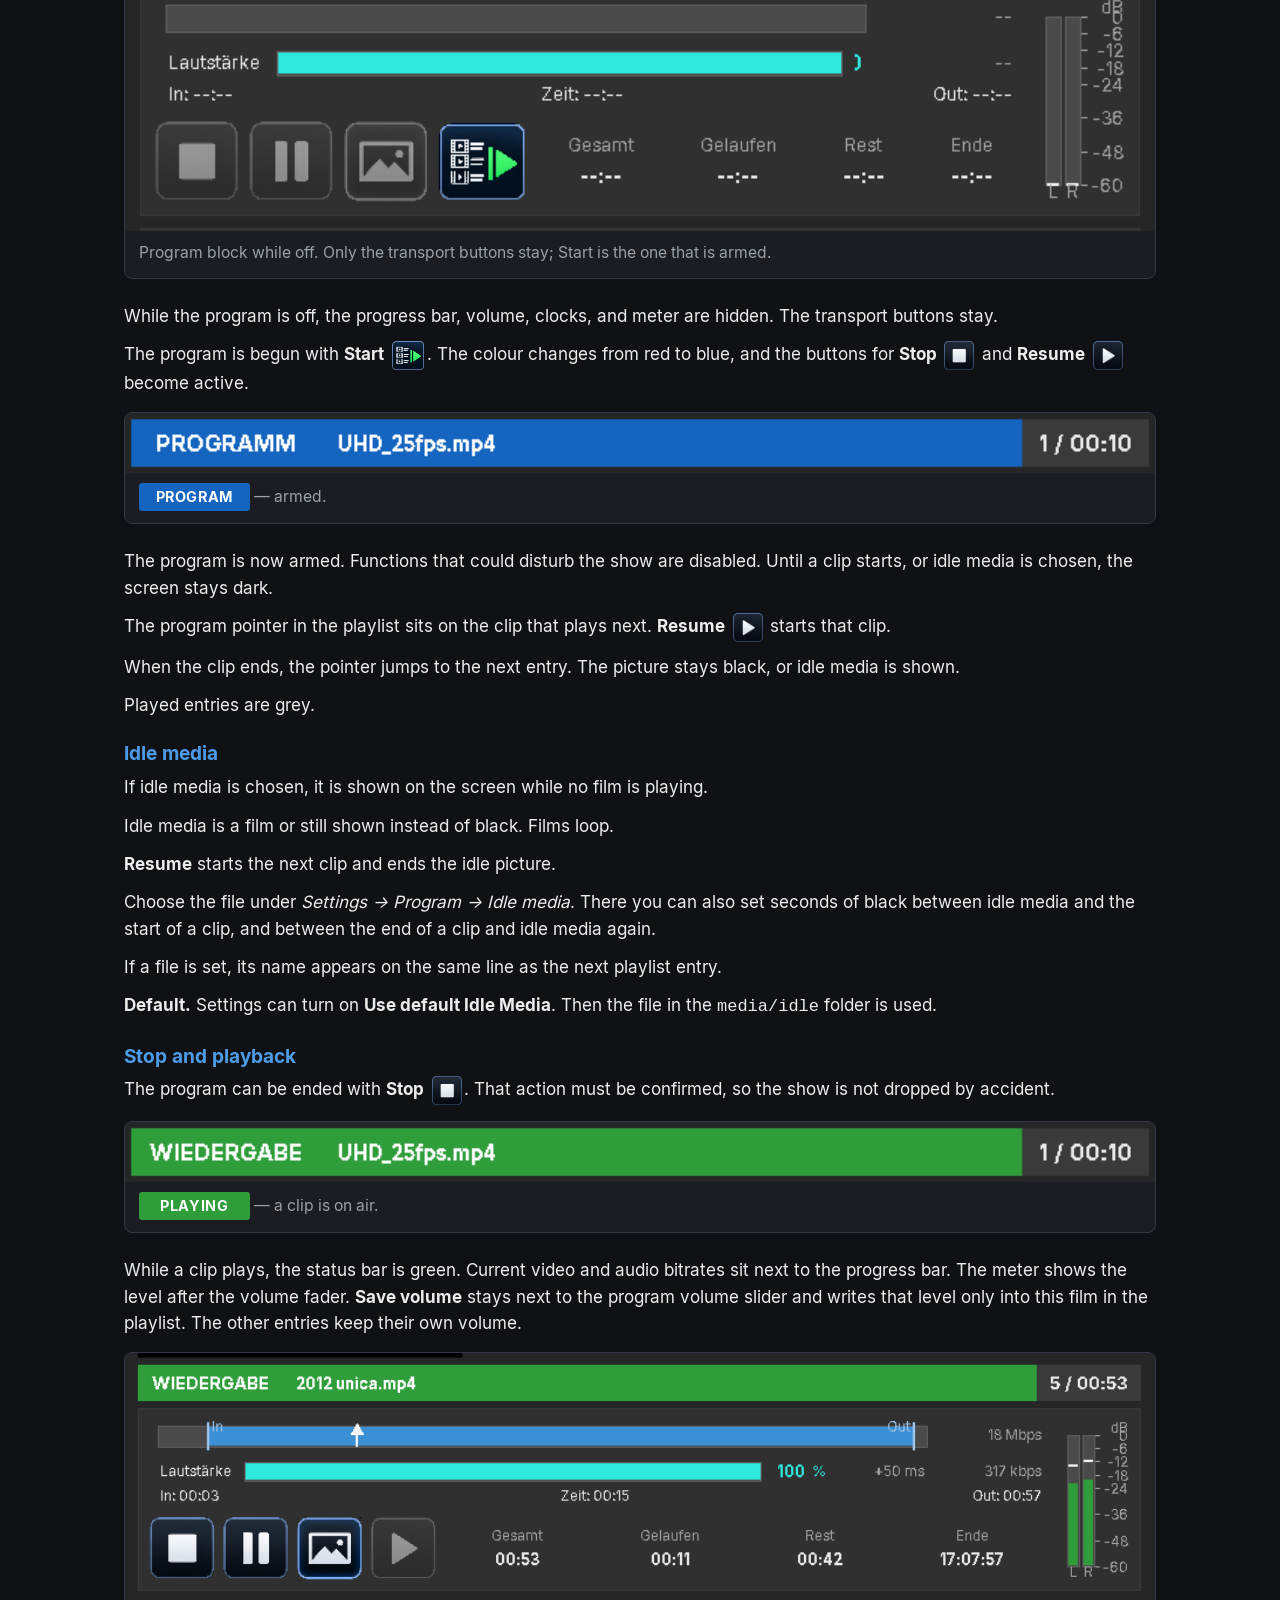
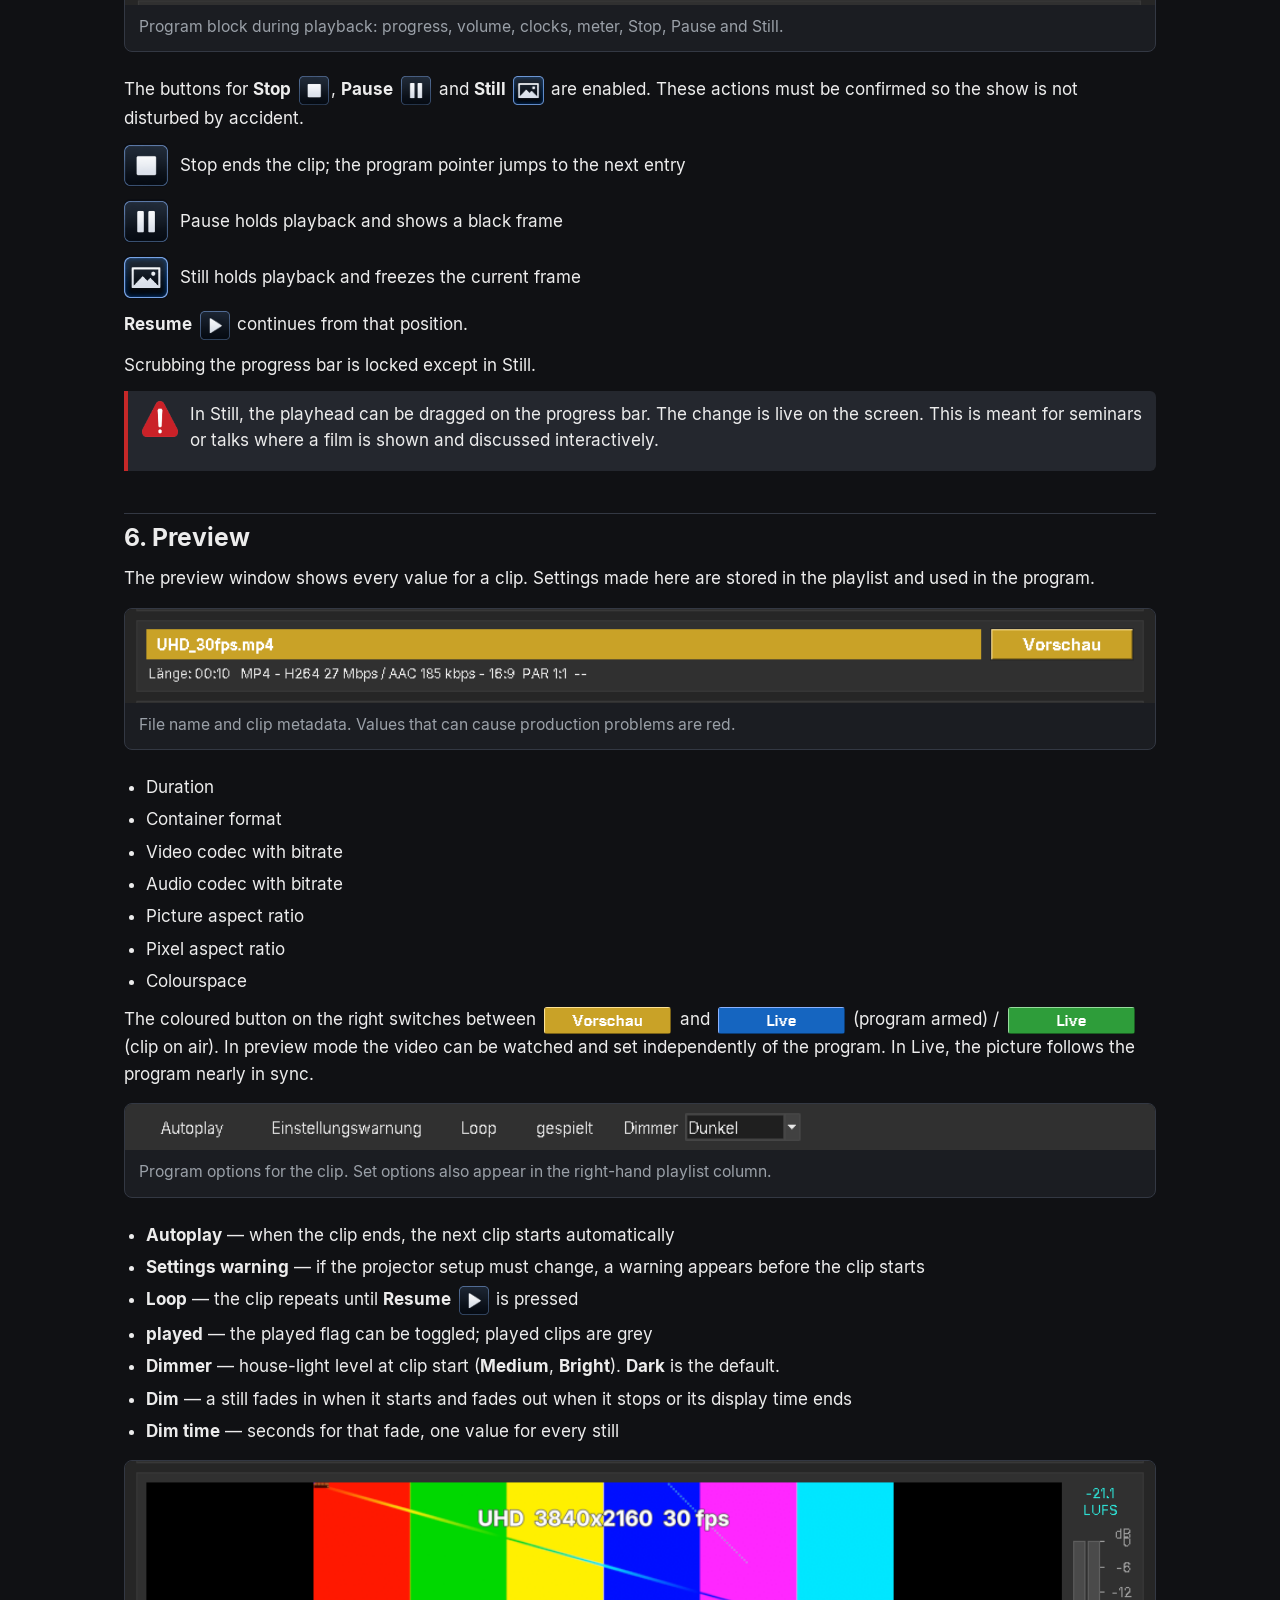
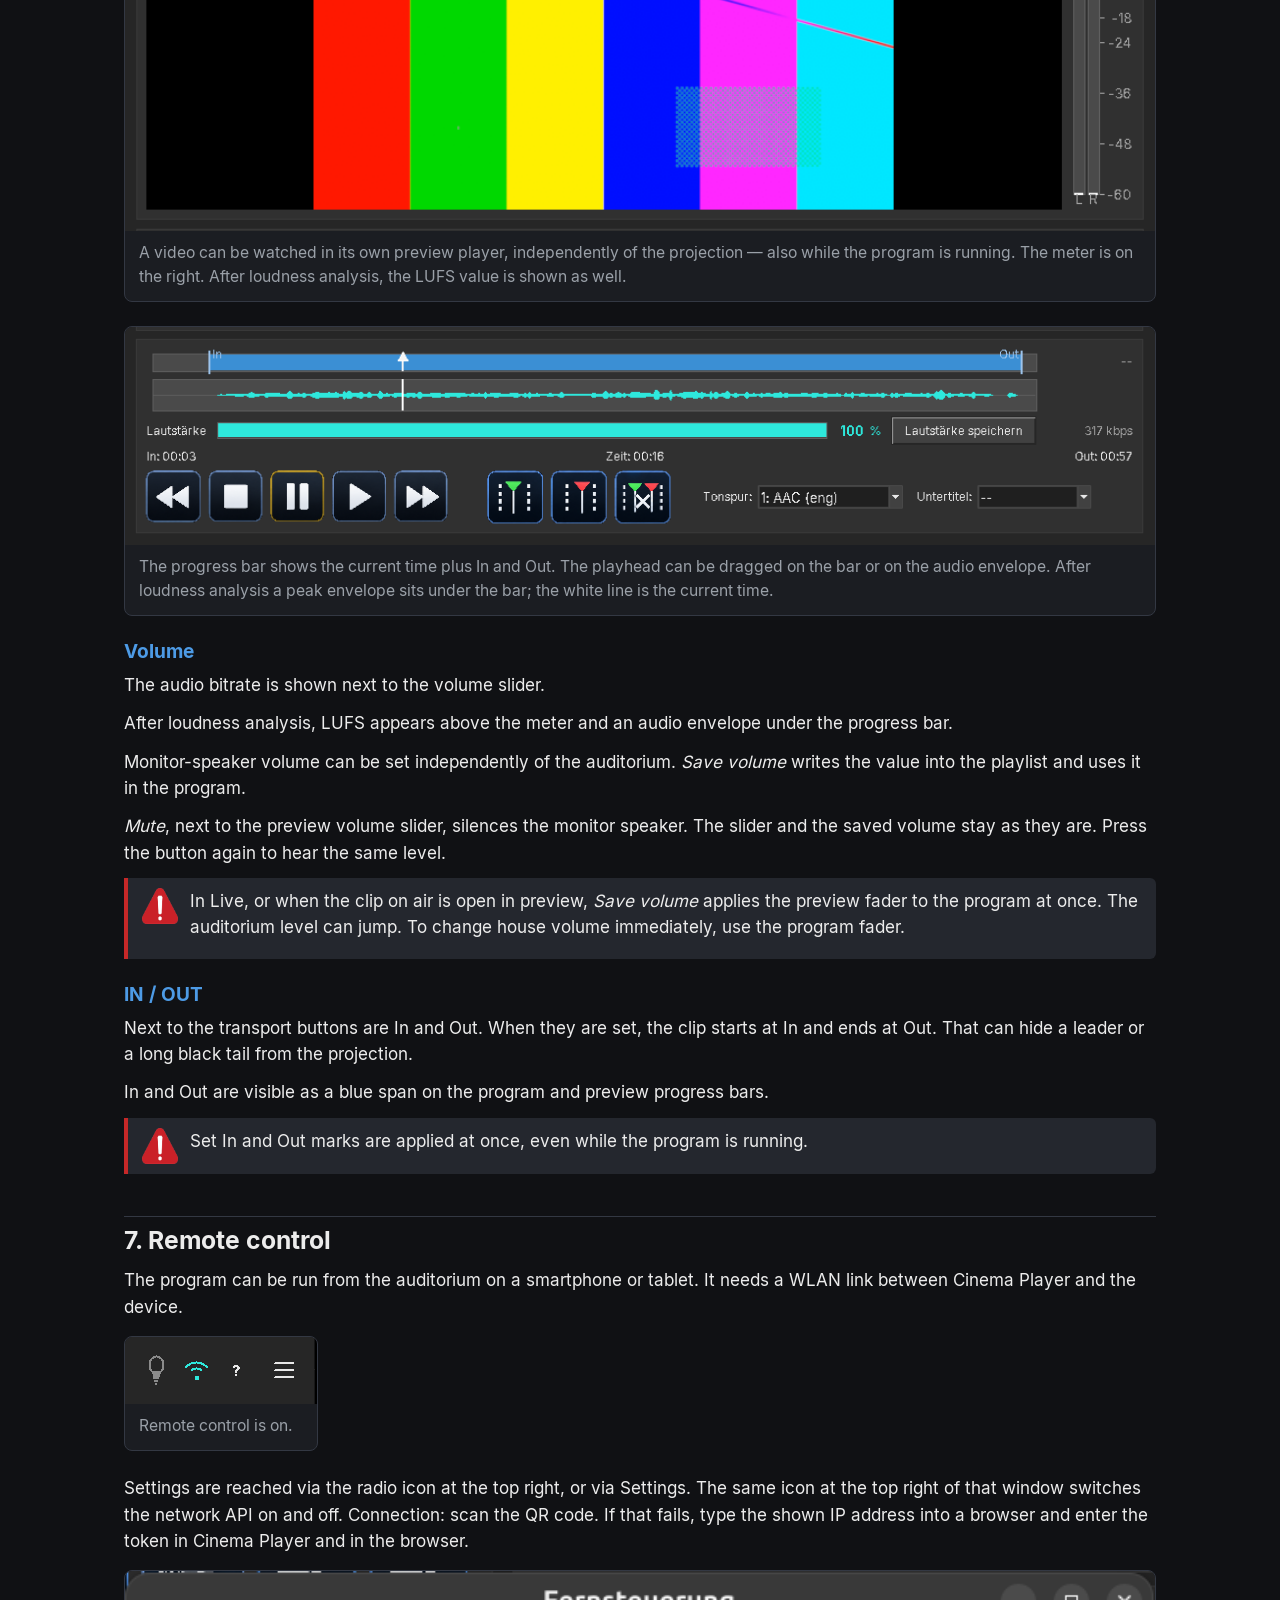
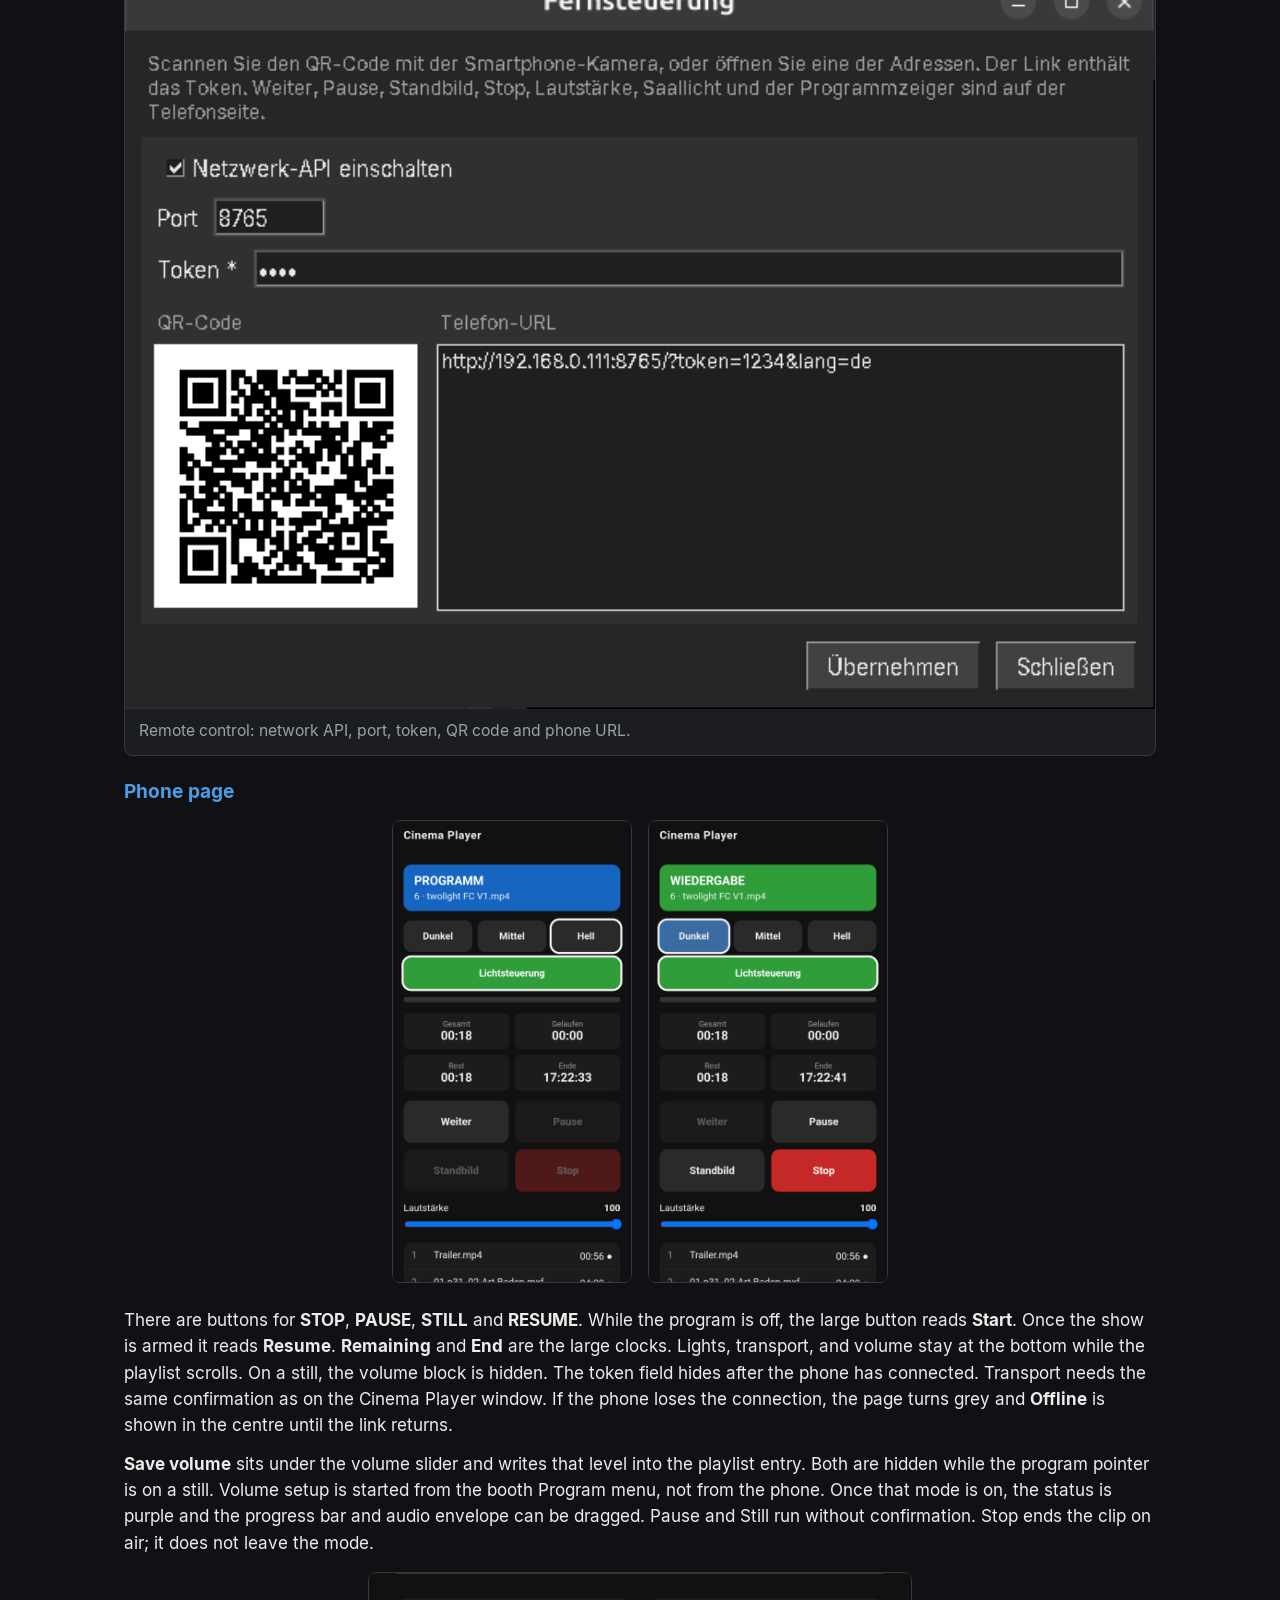
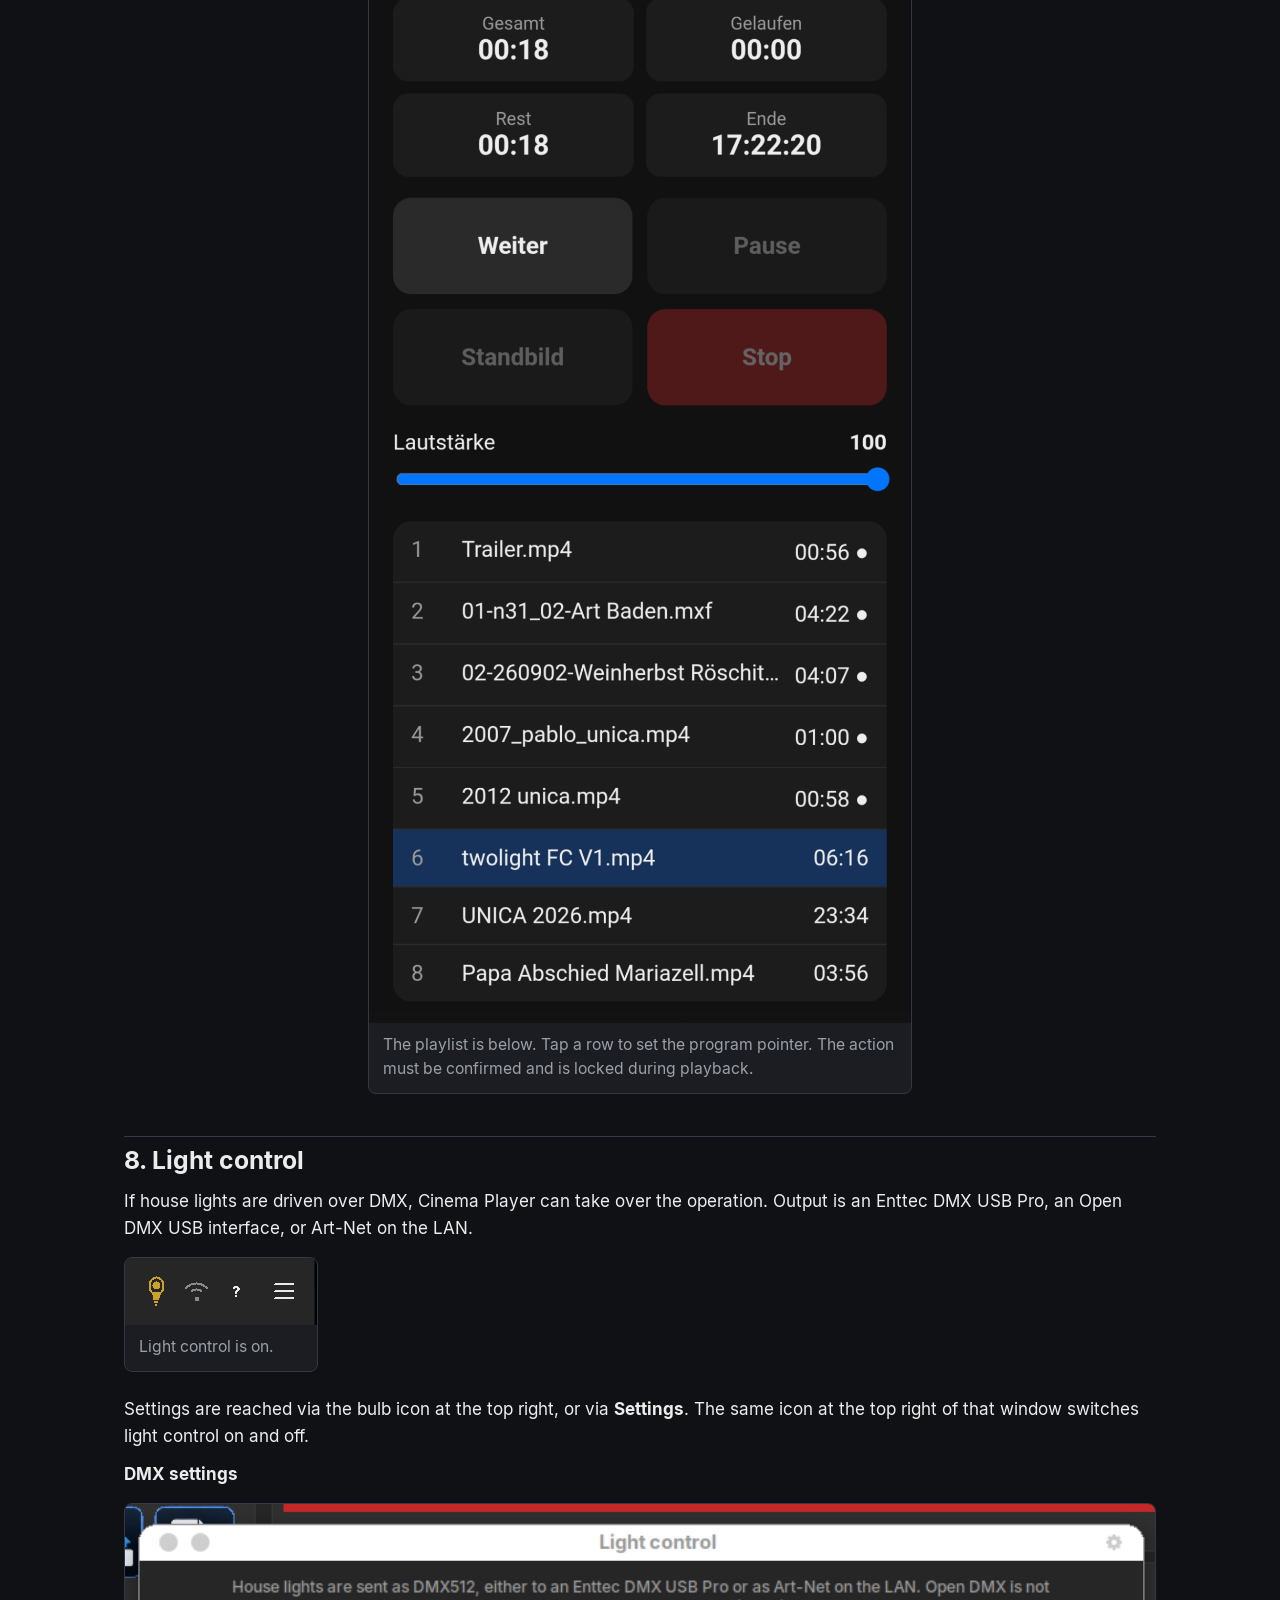
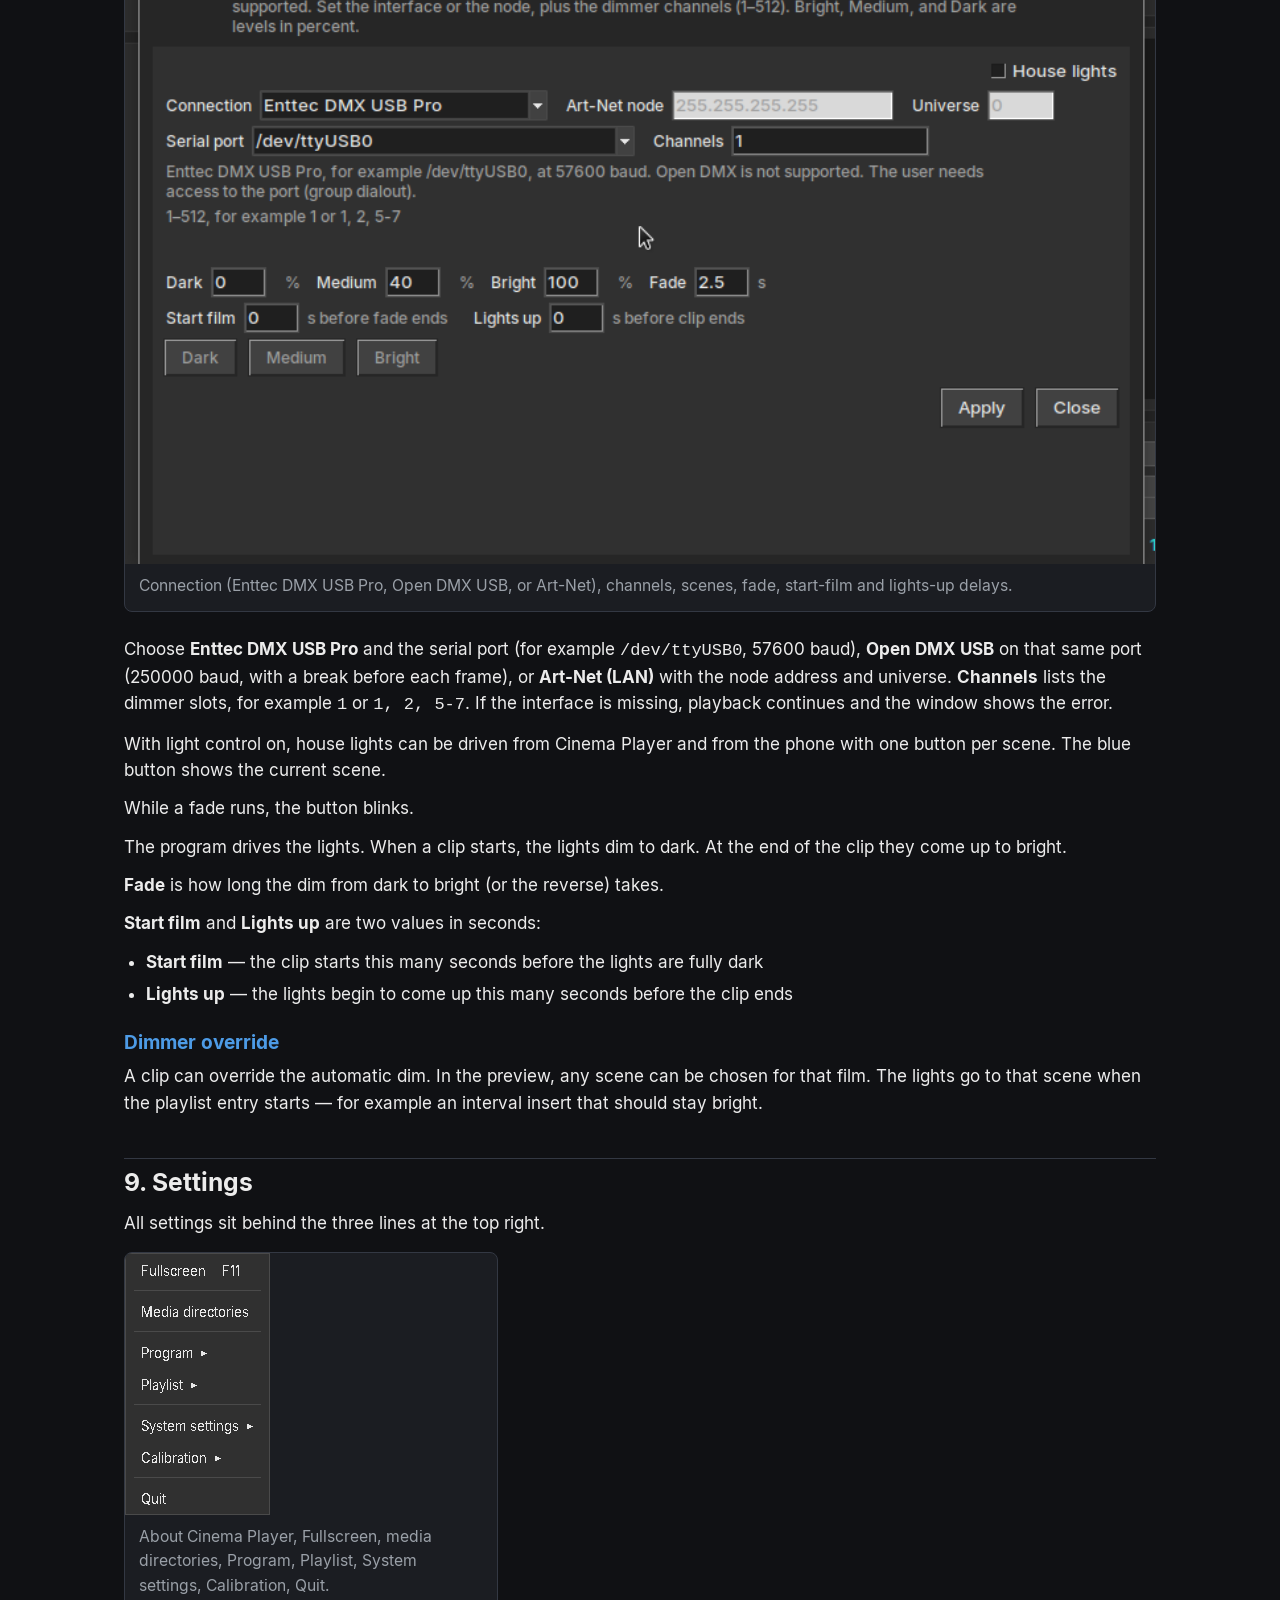
<file: manual/index.html>
<!DOCTYPE html>
<html lang="de">
<head>
  <meta charset="utf-8">
  <meta name="viewport" content="width=device-width, initial-scale=1">
  <title>Cinema Player — Bedienungsanleitung</title>
  <link rel="icon" href="images/logo-icon.png">
  <link rel="stylesheet" href="style.css">
</head>
<body>
  <header class="top">
    <a class="logo" href="https://cinema-player.github.io">
      <img src="images/logo-header.png" alt="Cinema Player">
    </a>
    <div class="title">
      <span data-lang="en">Operator manual</span>
      <span data-lang="de">Bedienungsanleitung</span>
      <span class="ver">0.3.6</span>
    </div>
    <div class="page-tools">
      <div class="lang-switch">
        <button type="button" data-set-lang="en">English</button>
        <button type="button" data-set-lang="de">Deutsch</button>
      </div>
      <div class="type-size" role="group">
        <button type="button" class="type-smaller" data-type-delta="-1">A−</button>
        <button type="button" class="type-larger" data-type-delta="1">A+</button>
      </div>
    </div>
  </header>

  <main class="wrap">
    <h1>
      <span data-lang="en">Cinema Player operator manual</span>
      <span data-lang="de">Cinema Player Bedienungs-Anleitung</span>
    </h1>
    <p class="lead" data-lang="en">Cinema Player is not an ordinary media player. It is built to run a complete cinema programme, with the booth on its own monitor and only the show on the screen.</p>
    <p class="lead" data-lang="de">Der Cinema Player ist kein gewöhnlicher Mediaplayer, sondern bietet Funktionen, um einen kompletten Programmablauf in einer Kinoumgebung steuern zu können.</p>

    <nav class="toc">
      <h2 data-lang="en">Contents</h2>
      <h2 data-lang="de">Inhalt</h2>
      <ol>
        <li><a href="#intro" data-lang="en">Introduction</a><a href="#intro" data-lang="de">Einleitung</a></li>
        <li><a href="#beamer" data-lang="en">Beamer status</a><a href="#beamer" data-lang="de">Beamerstatus</a></li>
        <li><a href="#layout" data-lang="en">Control window</a><a href="#layout" data-lang="de">Bedienoberfläche</a></li>
        <li><a href="#playlist" data-lang="en">Playlist</a><a href="#playlist" data-lang="de">Playlist</a></li>
        <li><a href="#program" data-lang="en">Program</a><a href="#program" data-lang="de">Programmablauf</a></li>
        <li><a href="#preview" data-lang="en">Preview</a><a href="#preview" data-lang="de">Vorschau</a></li>
        <li><a href="#remote" data-lang="en">Remote control</a><a href="#remote" data-lang="de">Fernsteuerung</a></li>
        <li><a href="#lights" data-lang="en">Light control</a><a href="#lights" data-lang="de">Lichtsteuerung</a></li>
        <li><a href="#settings" data-lang="en">Settings</a><a href="#settings" data-lang="de">Einstellungen</a></li>
        <li><a href="#tech" data-lang="en">Technical notes</a><a href="#tech" data-lang="de">Technik</a></li>
      </ol>
    </nav>

    <h2 id="intro">
      <span data-lang="en">1. Introduction</span>
      <span data-lang="de">1. Einleitung</span>
    </h2>
    <p data-lang="en">The aim of the Cinema-Player is a clean cinema experience for the audience and less work for the projectionist. Control stays on a dedicated monitor. The screen shows only the programme. While no film or still is showing, the screen stays dark.</p>
    <p data-lang="de">Ziel des Cinema-Players ist es, ein perfektes Kinoerlebnis für das Publikum zu bieten und gleichzeitig den Vorführer zu entlasten. Die Steuerung erfolgt über einen eigenen Monitor, während auf der Leinwand ausschließlich der Programminhalt zu sehen ist. Solange kein Film oder Bild gezeigt wird, bleibt die Leinwand dunkel.</p>
    <p data-lang="en">Clip metadata is compared with what the projector can do, and mismatches are marked. That keeps the wrong frame rate from causing judder. The values stay on screen so the booth always has an overview of the clips and the running programme.</p>
    <p data-lang="de">Die Metadaten der Filme und die Möglichkeiten des Beamers werden verglichen und Inkompatibilitäten markiert. So wird verhindert, dass es durch falsche Bildraten zu einer ruckelnden Wiedergabe kommt. Alle Werte werden dargestellt, um immer einen Überblick über die Filme und das laufende Programm zu haben.</p>

    <h2 id="beamer">
      <span data-lang="en">2. Beamer status</span>
      <span data-lang="de">2. Beamerstatus</span>
    </h2>
    <p data-lang="en">Cinema Player drives the graphics-card output to the projector so the mode matches the clip. That avoids judder during playback.</p>
    <p data-lang="de">Der Cinema Player steuert den Ausgang zum Beamer der Grafikkarte so, dass immer die passenden Einstellungen zum jeweiligen Film vorliegen. Damit wird vermieden, dass es bei der Wiedergabe zu ruckelnden Bildern kommt.</p>
    <p data-lang="en">The HDMI handshake between Cinema Player and the projector happens as soon as the program pointer jumps to a clip. When that clip starts, picture and sound reach the auditorium without delay.</p>
    <p data-lang="de">Das HDMI-Handshake zwischen Cinema Player und Beamer erfolgt, sobald der Programmzeiger auf einen Film springt. Wird der Film gestartet, kommt Bild und Ton ohne Verzögerung im Kinosaal an.</p>
    <p data-lang="en">The box opens in a short form: the set resolution, frame rate and colour space, plus the status. A downward arrow at the bottom opens the full readout and closes it again.</p>
    <p data-lang="de">Der Kasten öffnet sich in kurzer Form: die eingestellte Auflösung, die Bildrate, der Farbraum und der Status. Ein Pfeil nach unten am unteren Rand öffnet die vollständige Anzeige und schließt sie wieder.</p>
    <figure>
      <img src="images/guide/beamer-status.png" alt="Beamer status with OK, rates and preview clip">
      <figcaption data-lang="en">Beamer status expanded, with the projector EDID, advertised rates and resolutions, and the clip currently in preview.</figcaption>
      <figcaption data-lang="de">Beamerstatus aufgeklappt, mit EDID des Beamers, gemeldeten Frequenzen und Auflösungen sowie dem Clip in der Vorschau.</figcaption>
    </figure>
    <p data-lang="en">The important fields of the projector’s Extended Display Identification Data (EDID) are read and shown. They are compared with the clip metadata.</p>
    <p data-lang="de">Die wichtigsten Daten des Extended Display Identification Data (EDID) des Beamers werden ausgelesen und angezeigt. Die Werte werden mit den Metadaten der Filme verglichen.</p>
    <p data-lang="en">If the clip can play with the projector’s native modes, a green <strong>OK</strong> sits at the top right. If there is a problem, red <strong>Mismatch</strong> is shown. While a clip is on air, <strong>HW decode</strong> shows mpv’s current hardware decoder (<code>hwdec-current</code>). <strong>Drop frames</strong> splits the counters: <strong>mpv</strong> is frames skipped at display (<code>frame-drop-count</code>), <strong>decoder</strong> is frames skipped in the decoder (<code>decoder-frame-drop-count</code>). If any frames are dropped, the badge turns red <strong>Dropped</strong> instead of OK.</p>
    <p data-lang="de">Kann ein Film mit nativen Einstellungen des Beamers gezeigt werden, ist rechts oben ein grünes <strong>OK</strong> zu sehen. Bei einem Problem wird <strong>Abweichung</strong> in rot gezeigt. Während der Wiedergabe zeigt <strong>HW-Dekodierung</strong> den aktuellen Hardware-Decoder von mpv (<code>hwdec-current</code>). Bei <strong>Dropframes</strong> steht <strong>mpv</strong> für Bilder, die der Player bei der Ausgabe überspringt (<code>frame-drop-count</code>), und <strong>Decoder</strong> für Bilder, die der Decoder nicht schafft (<code>decoder-frame-drop-count</code>). Werden Bilder verworfen, steht statt OK rot <strong>Dropped</strong>.</p>
    <p data-lang="en">The complete EDID record is under <em>Settings → System settings → Beamer → Output → EDID</em>.</p>
    <p data-lang="de">Der komplette EDID-Datensatz kann in den Einstellungen unter <em>Einstellungen → Systemeinstellungen → Beamer → Ausgang → EDID</em> abgerufen werden.</p>
    <p data-lang="en">Playback options that belong to the clip under the program pointer are marked blue. If a clip is loaded in preview, the matching values are yellow.</p>
    <p data-lang="de">Die theoretisch möglichen Wiedergabeoptionen des aktuellen Films, auf dem der Programmzeiger steht, sind blau markiert. Ist ein Film als Vorschau gewählt, werden die entsprechenden Werte gelb dargestellt.</p>
    <p data-lang="en">Values that have been negotiated and set on the projector have a border.</p>
    <p data-lang="de">Die Werte, die mit dem Beamer ausgehandelt und eingestellt sind, werden umrandet.</p>

    <h2 id="layout">
      <span data-lang="en">3. Control window</span>
      <span data-lang="de">3. Bedienoberfläche</span>
    </h2>
    <p data-lang="en">The control window is fully separate from the projection and sits on its own monitor. It is split into two main areas.</p>
    <p data-lang="de">Die Bedienoberfläche ist vollständig von der Projektion getrennt und wird auf einem eigenen Monitor angezeigt. Sie ist in zwei Hauptbereiche aufgeteilt.</p>
    <figure>
      <img src="images/guide/overview.png" alt="Cinema Player control window">
      <figcaption data-lang="en">Left: program status and transport, then the playlist. Right: beamer status and the preview window.</figcaption>
      <figcaption data-lang="de">Links der Programmstatus und die Ablaufsteuerung, darunter die Playlist mit den Medieninhalten. Rechts der Beamerstatus und darunter das Vorschaufenster.</figcaption>
    </figure>

    <h2 id="playlist">
      <span data-lang="en">4. Playlist</span>
      <span data-lang="de">4. Playlist</span>
    </h2>
    <p data-lang="en">The playlist is the centre of Cinema Player: the running order is assembled and edited here. All important information and settings — including measured loudness and audio envelopes — live on the playlist and are saved with it.</p>
    <p data-lang="de">Die Playlist ist das zentrale Element im Cinema Player, in dem der Programmablauf zusammengestellt und bearbeitet wird. Alle wichtigen Informationen und Einstellungen, bis zu den berechneten Lautheitswerten und Audio-Hüllkurven, sind in der Playlist enthalten und werden mit ihr gespeichert.</p>
    <p data-lang="en">A programme can be prepared in advance, clips can be edited, and the finished list is simply loaded for the event.</p>
    <p data-lang="de">So lässt sich ein Programmablauf im Vorhinein zusammenstellen, die Filme bearbeiten und die fertige Zusammenstellung bei der Veranstaltung einfach laden.</p>
    <figure>
      <img src="images/guide/playlist-tools.png" alt="Playlist toolbar">
      <figcaption data-lang="en">Playlist name, import, load, and save. House lights sit under the status bar.</figcaption>
      <figcaption data-lang="de">Playlist-Name, Import, Laden und Speichern. Das Saallicht sitzt unter der Statuszeile.</figcaption>
    </figure>
    <div class="icon-row">
      <img src="images/guide/icon-import.png" alt="">
      <p data-lang="en">Import films and stills</p>
      <p data-lang="de">Filme und Bilder importieren</p>
    </div>
    <div class="icon-row">
      <img src="images/guide/icon-load.png" alt="">
      <p data-lang="en">Open the list of playlists in the import path</p>
      <p data-lang="de">Die Liste der Playlists im Importverzeichnis öffnen</p>
    </div>
    <div class="icon-row">
      <img src="images/guide/icon-save.png" alt="">
      <p data-lang="en">Save the playlist into its folder in the import path</p>
      <p data-lang="de">Die Playlist in ihren Ordner im Importverzeichnis speichern</p>
    </div>
    <p data-lang="en">While the program is running, import, load, and save are hidden. The arrow to the right of the playlist name shows those buttons again and hides them once more. Autoplay, loop, and the other settings in the preview stay visible.</p>
    <p data-lang="de">Solange das Programm läuft, sind Import, Laden und Speichern ausgeblendet. Der Pfeil rechts neben dem Playlistnamen blendet diese Schaltflächen wieder ein und auch wieder aus. Autoplay, Loop und die übrigen Einstellungen in der Vorschau bleiben sichtbar.</p>
    <p data-lang="en">On import, the <strong>media directories</strong> list opens first, for quick access to the folders you use often.</p>
    <p data-lang="de">Beim Import von Medien öffnet sich die Auswahl der <strong>Medienverzeichnisse</strong>, die einen schnellen Zugang zu den wichtigen Speicherorten ermöglichen.</p>
    <p data-lang="en">You can import single files or whole folders.</p>
    <p data-lang="de">Es lassen sich einzelne Dateien oder ganze Verzeichnisse in die Playlist importieren.</p>
    <p data-lang="en">Under <em>Settings → Playlist</em> there are two options:</p>
    <p data-lang="de">In den Einstellungen finden sich unter <em>Einstellungen → Playlist</em> zwei Optionen.</p>
    <ul>
      <li data-lang="en"><strong>Autosave</strong>: as soon as the program pointer jumps to a new entry, the playlist is saved. On a later day the list opens again at the last playback position.</li>
      <li data-lang="de"><strong>Automatisch speichern</strong>: Sobald der Programmzeiger im Ablauf auf einen neuen Eintrag springt, wird die Playlist gespeichert. An einem Folgetag steht die Playlist beim erneuten Laden automatisch an der Stelle der letzten Wiedergabe.</li>
      <li data-lang="en"><strong>Load last playlist</strong>: the last playlist is loaded automatically when Cinema Player starts.</li>
      <li data-lang="de"><strong>Letzte Playlist laden</strong>: Die letzte Playlist wird beim Start des Cinema Players automatisch geladen.</li>
    </ul>
    <p data-lang="en">Every playlist is stored in the import path, in a folder of the same name. If no import path is set, Cinema Player asks for one first. When no playlist is open, for example right after start, a window lists the playlists in that folder together with the creation date, the number of media files, and the disk space. <strong>Open</strong> loads one. <strong>New playlist</strong> creates the folder and saves an empty playlist there. <strong>Import</strong> and <strong>Export</strong> ask whether the media files are copied along with the playlist. <strong>Delete media files</strong> removes the files and keeps the playlist. <strong>Delete folder</strong> removes the folder, including the playlist.</p>
    <p data-lang="de">Jede Playlist liegt im Importverzeichnis, in einem Unterordner mit demselben Namen. Ist noch kein Importverzeichnis festgelegt, wird es vorher in einem Dialog gewählt. Ist keine Playlist geöffnet, zum Beispiel direkt nach dem Start, zeigt ein Fenster die Playlists in diesem Verzeichnis zusammen mit dem Erstellungsdatum, der Anzahl der Mediendateien und dem Speicherbedarf. <strong>Öffnen</strong> lädt eine davon. <strong>Neue Playlist</strong> legt den Unterordner an und speichert die Playlist dort. <strong>Importieren</strong> und <strong>Exportieren</strong> fragen, ob die Mediendateien mit der Playlist kopiert werden. <strong>Mediendateien löschen</strong> entfernt die Dateien und behält die Playlist. <strong>Verzeichnis löschen</strong> entfernt den Ordner einschließlich der Playlist.</p>

    <h3>
      <span data-lang="en">Playlist entries</span>
      <span data-lang="de">Playlist-Einträge</span>
    </h3>
    <figure>
      <img src="images/guide/playlist.png" alt="Playlist entries with metadata">
      <figcaption data-lang="en">Each row shows the file name and the main metadata. A red value conflicts with the projector.</figcaption>
      <figcaption data-lang="de">Jeder Medieneintrag zeigt den Dateinamen und die wichtigsten Metadaten. Ist ein Wert rot, gibt es einen Konflikt mit den Möglichkeiten des Beamers.</figcaption>
    </figure>
    <p data-lang="en">An arrow on the left marks the program pointer — that entry plays next. With the program started the row is filled blue. While the clip is on air it is green. A still has a small picture icon in front of the file name.</p>
    <p data-lang="de">Ein Pfeil links vom Eintrag markiert den Programmzeiger. Dieser Eintrag wird als nächstes gespielt. Bei gestartetem Programm ist dieser Eintrag blau hinterlegt. Läuft der Film, ist er grün gekennzeichnet. Ein Standbild hat vor dem Dateinamen ein kleines Bild-Icon.</p>
    <p data-lang="en">The entry loaded in the <em>preview window</em> has a yellow border.</p>
    <p data-lang="de">Der Eintrag, der im <em>Vorschaufenster</em> geladen ist, wird gelb umrandet dargestellt.</p>

    <h3>
      <span data-lang="en">Metadata</span>
      <span data-lang="de">Metadaten</span>
    </h3>
    <ul>
      <li data-lang="en">File name, with the folder underneath — or the media-directory name, when one is set</li>
      <li data-lang="de">Dateiname, darunter der Ordner — oder der Name des Medienverzeichnisses, wenn einer vergeben ist</li>
      <li data-lang="en">Duration</li>
      <li data-lang="de">Laufzeit</li>
      <li data-lang="en">Resolution — frame rate / aspect ratio / pixel aspect / colourspace</li>
      <li data-lang="de">Auflösung — Bildrate / Seitenverhältnis / Pixel-Seitenverhältnis / Farbraum</li>
    </ul>

    <h3>
      <span data-lang="en">Audio</span>
      <span data-lang="de">Ton</span>
    </h3>
    <ul>
      <li data-lang="en">Volume</li>
      <li data-lang="de">Lautstärke</li>
      <li data-lang="en">Measured loudness (LUFS) via <em>Settings → Playlist → Analyze loudness</em></li>
      <li data-lang="de">Berechneter Loudness-Wert (LUFS) unter <em>Einstellungen → Playlist → Audioanalyse</em></li>
    </ul>
    <p data-lang="en">Stills leave the volume and LUFS cells empty. In the program, the preview, and the phone remote, the volume slider and the other audio readouts are hidden.</p>
    <p data-lang="de">Bei Standbildern bleiben Lautstärke und LUFS leer. Im Programm, in der Vorschau und in der Fernsteuerung sind der Lautstärkeregler und die übrigen Tonanzeigen ausgeblendet.</p>

    <h3>
      <span data-lang="en">Options</span>
      <span data-lang="de">Optionen</span>
    </h3>
    <ul>
      <li data-lang="en"><strong>AUTO</strong> — when the clip ends, the next clip starts automatically</li>
      <li data-lang="de"><strong>AUTO</strong> — nach Ablauf des Films wird der nächste Film automatisch gestartet</li>
      <li data-lang="en"><strong>LOOP</strong> — the clip repeats until <strong>Resume</strong> is pressed</li>
      <li data-lang="de"><strong>LOOP</strong> — der Film wird endlos in einer Schleife gespielt, bis <strong>Weiter</strong> gedrückt wird</li>
      <li data-lang="en"><strong>SETTING</strong> — if the projector setup must change, a warning appears before the clip starts</li>
      <li data-lang="de"><strong>SETTING</strong> — sind Änderungen an den Beamereinstellungen nötig, erscheint vor Start des Films ein Fenster mit einer Warnung</li>
      <li data-lang="en"><strong>LIGHT</strong> — house-light level at clip start (<strong>MEDIUM</strong>, <strong>BRIGHT</strong>). Dark is the default and is not labelled.</li>
      <li data-lang="de"><strong>LICHT</strong> — die Helligkeit des Saallichts beim Start des Films (<strong>MITTEL</strong>, <strong>HELL</strong>). Dunkel ist der Standardwert.</li>
    </ul>
    <figure class="snip">
      <img data-lang="en" src="images/menu-entry-en.png" alt="Playlist row context menu in English">
      <img data-lang="de" src="images/guide/menu-entry.png" alt="Kontextmenü eines Playlist-Eintrags">
      <figcaption data-lang="en">Right-click a row for the context menu.</figcaption>
      <figcaption data-lang="de">Mit der rechten Maustaste öffnet sich ein Kontextmenü für wichtige Funktionen.</figcaption>
    </figure>

    <h3>
      <span data-lang="en">Set program pointer</span>
      <span data-lang="de">Programmzeiger setzen</span>
    </h3>
    <p data-lang="en">After a clip ends, the pointer moves on by itself. This command sets it by hand. It is disabled during playback.</p>
    <p data-lang="de">Der Zeiger, welcher Film als nächstes gespielt wird, springt nach dem Ende eines Films automatisch weiter. Mit dieser Funktion kann der Zeiger händisch gesetzt werden. Die Option ist während der Wiedergabe deaktiviert.</p>

    <h3>
      <span data-lang="en">Autoplay</span>
      <span data-lang="de">Autoplay</span>
    </h3>
    <p data-lang="en">Turns autoplay on or off. With autoplay on, the next clip starts by itself. The same switch sits in the preview clip-settings row.</p>
    <p data-lang="de">Die Autoplay-Funktion kann hier umgeschaltet werden. Bei aktivem Autoplay wird der nächste Film automatisch gestartet. Diese Umschaltmöglichkeit besteht auch im Block zum Programmablauf des Vorschaufensters.</p>

    <h3>
      <span data-lang="en">Loop</span>
      <span data-lang="de">Loop</span>
    </h3>
    <p data-lang="en">Turns loop on or off. With loop on, the clip repeats until <strong>Resume</strong> ends it. The same switch sits in preview.</p>
    <p data-lang="de">Die Loop-Funktion kann hier umgeschaltet werden. Bei aktivem Loop wird der Film endlos in einer Schleife gespielt, bis diese durch die <strong>Weiter</strong>-Taste beendet wird. Diese Umschaltmöglichkeit besteht auch im Block zum Programmablauf des Vorschaufensters.</p>

    <h3>
      <span data-lang="en">Refresh</span>
      <span data-lang="de">Aktualisieren</span>
    </h3>
    <p data-lang="en">Re-reads this file: resolution, codecs, color, and HDR/SDR. Autoplay, loop, volume, and cue points stay. <em>Settings → Playlist → Refresh</em> does the same for every entry.</p>
    <p data-lang="de">Liest diese Datei neu ein: Auflösung, Codecs, Farbraum und SDR/HDR. Autoplay, Loop, Lautstärke und Ein-/Ausstieg bleiben. <em>Einstellungen → Playlist → Aktualisieren</em> macht dasselbe für alle Einträge.</p>

    <h3>
      <span data-lang="en">Relink</span>
      <span data-lang="de">Neu verknüpfen</span>
    </h3>
    <p data-lang="en">If the file is missing, the row turns red and the program skips it. <em>Relink</em> sets a new path.</p>
    <p data-lang="de">Ist die Datei nicht auffindbar, wird der Playlist-Eintrag rot dargestellt und im Programmablauf übersprungen. Mit <em>Neu verknüpfen</em> kann der Pfad auf die Datei neu gesetzt werden.</p>
    <p data-lang="en"><em>Copy to playlist folder</em> copies the file into the playlist's folder in the import path and points the entry at that copy. A progress window shows the copy and <strong>Cancel</strong> stops it, leaving the entry on the original file. A file that is already in the folder is left as it is.</p>
    <p data-lang="de"><em>In den Playlistordner kopieren</em> kopiert die Datei in den Unterordner der Playlist im Importverzeichnis und setzt den Eintrag auf diese Kopie. Ein Fortschrittsfenster zeigt den Kopiervorgang, und <strong>Abbrechen</strong> stoppt ihn. Der Eintrag bleibt dann bei der ursprünglichen Datei. Liegt die Datei schon in diesem Ordner, bleibt sie unverändert.</p>
    <p data-lang="en">To re-check every path and reload metadata, use <em>Settings → Playlist → Refresh</em>.</p>
    <p data-lang="de">Um alle Pfade zu prüfen und die Metadaten neu zu laden, <em>Einstellungen → Playlist → Aktualisieren</em> wählen.</p>

    <h3>
      <span data-lang="en">Delete entry</span>
      <span data-lang="de">Eintrag löschen</span>
    </h3>
    <p data-lang="en">Removes the playlist entry.</p>
    <p data-lang="de">Der Playlist-Eintrag wird gelöscht.</p>

    <h2 id="program">
      <span data-lang="en">5. Program</span>
      <span data-lang="de">5. Programmablauf</span>
    </h2>
    <p data-lang="en">The running order is assembled in the <strong>playlist</strong>. Films and stills can be loaded one by one, or a whole folder imported. The program drives that order and can take on further control tasks.</p>
    <p data-lang="de">Der Ablauf des Programms wird in der <strong>Playlist</strong> zusammengestellt. Es können Filme und Standbilder einzeln geladen oder ein gesamtes Verzeichnis importiert werden. Das Programm gibt den Ablauf vor und kann auch weitere Steuerungsaufgaben übernehmen.</p>
    <p data-lang="en">The program status is shown at the top left. The modes are colour-coded.</p>
    <p data-lang="de">Der Status des Programms wird links oben angezeigt. Die unterschiedlichen Modi unterscheiden sich farblich.</p>
    <figure>
      <img src="images/guide/status-off.png" alt="Status bar OFF">
      <figcaption data-lang="en"><span class="badge off">OFF</span> — program not started.</figcaption>
      <figcaption data-lang="de"><span class="badge off">AUS</span> — Programm nicht gestartet.</figcaption>
    </figure>
    <p data-lang="en">Until the program is started the screen stays black. Only in this state can functions such as loudness analysis or calibration run.</p>
    <p data-lang="de">Solange das Programm nicht gestartet ist, bleibt die Leinwand schwarz. Nur in diesem Zustand können Funktionen wie die Tonanalyse oder die Kalibrierung vorgenommen werden.</p>
    <figure>
      <img src="images/guide/program-off.png" alt="Program block while OFF">
      <figcaption data-lang="en">Program block while off. Only the transport buttons stay; Start is the one that is armed.</figcaption>
      <figcaption data-lang="de">Programmblock bei AUS. Nur die Transportknöpfe bleiben sichtbar, und nur Start ist scharf.</figcaption>
    </figure>
    <p data-lang="en">While the program is off, the progress bar, volume, clocks, and meter are hidden. The transport buttons stay.</p>
    <p data-lang="de">Solange das Programm aus ist, sind Fortschrittsbalken, Lautstärke, Uhren und Pegelanzeige ausgeblendet. Die Transportknöpfe bleiben.</p>
    <p data-lang="en">The program is begun with <strong>Start</strong> <img class="inline" src="images/guide/icon-start.png" alt="">. The colour changes from red to blue, and the buttons for <strong>Stop</strong> <img class="inline" src="images/guide/icon-stop.png" alt=""> and <strong>Resume</strong> <img class="inline" src="images/guide/icon-resume.png" alt=""> become active.</p>
    <p data-lang="de">Das Programm wird mit der <strong>Start</strong>-Taste <img class="inline" src="images/guide/icon-start.png" alt=""> begonnen. Die Farbe wechselt von rot auf blau und die Tasten für <strong>Stop</strong> <img class="inline" src="images/guide/icon-stop.png" alt=""> und <strong>Weiter</strong> <img class="inline" src="images/guide/icon-resume.png" alt=""> werden aktiviert.</p>
    <figure>
      <img src="images/guide/status-program.png" alt="Status bar PROGRAM">
      <figcaption data-lang="en"><span class="badge program">PROGRAM</span> — armed.</figcaption>
      <figcaption data-lang="de"><span class="badge program">PROGRAMM</span> — scharf geschaltet.</figcaption>
    </figure>
    <p data-lang="en">The program is now armed. Functions that could disturb the show are disabled. Until a clip starts, or idle media is chosen, the screen stays dark.</p>
    <p data-lang="de">Das Programm ist nun scharf geschaltet. Funktionen, die den Ablauf stören können, sind deaktiviert. Solange kein Film gestartet wird oder ein Pausenmedium ausgewählt ist, bleibt die Leinwand dunkel.</p>
    <p data-lang="en">The program pointer in the playlist sits on the clip that plays next. <strong>Resume</strong> <img class="inline" src="images/guide/icon-resume.png" alt=""> starts that clip.</p>
    <p data-lang="de">Der Programmzeiger in der Playlist steht auf dem Film, der als nächstes gespielt wird. Der <strong>WEITER</strong>-Knopf <img class="inline" src="images/guide/icon-resume.png" alt=""> startet diesen Film.</p>
    <p data-lang="en">When the clip ends, the pointer jumps to the next entry. The picture stays black, or idle media is shown.</p>
    <p data-lang="de">Nach Ablauf des Films springt der Programmzeiger auf den nächsten Eintrag. Das Bild bleibt schwarz oder es wird das Pausenmedium angezeigt.</p>
    <p data-lang="en">Played entries are grey.</p>
    <p data-lang="de">Die gespielten Einträge sind grau.</p>

    <h3>
      <span data-lang="en">Idle media</span>
      <span data-lang="de">Pausenmedium</span>
    </h3>
    <p data-lang="en">If idle media is chosen, it is shown on the screen while no film is playing.</p>
    <p data-lang="de">Ist ein Pausenmedium gewählt, wird es auf der Leinwand angezeigt, solange kein Film läuft.</p>
    <p data-lang="en">Idle media is a film or still shown instead of black. Films loop.</p>
    <p data-lang="de">Ein Pausenmedium ist ein Film oder Standbild, das statt des Schwarzbildes gezeigt wird. Filme werden dabei in einer Endlosschleife gespielt.</p>
    <p data-lang="en"><strong>Resume</strong> starts the next clip and ends the idle picture.</p>
    <p data-lang="de">Wird der nächste Film mit <strong>WEITER</strong> gestartet, beendet dies die Anzeige des Pausenmediums.</p>
    <p data-lang="en">Choose the file under <em>Settings → Program → Idle media</em>. There you can also set seconds of black between idle media and the start of a clip, and between the end of a clip and idle media again.</p>
    <p data-lang="de">Das Pausenmedium kann in den Einstellungen unter <em>Einstellungen → Programm → Pausenmedium</em> ausgewählt werden. Dort kann auch eine Zeit gewählt werden, in der zwischen dem Pausenmedium und dem Filmbeginn beziehungsweise dem Filmende und der erneuten Anzeige des Pausenmediums ein schwarzes Bild gezeigt wird.</p>
    <p data-lang="en">If a file is set, its name appears on the same line as the next playlist entry.</p>
    <p data-lang="de">Ist ein Medium ausgewählt, steht der Name auf derselben Zeile wie der nächste Playlist-Eintrag.</p>
    <p data-lang="en"><strong>Default.</strong> Settings can turn on <strong>Use default Idle Media</strong>. Then the file in the <code>media/idle</code> folder is used.</p>
    <p data-lang="de"><strong>Standard.</strong> In den Einstellungen kann das <strong>Standard-Pausenmedium</strong> eingeschaltet werden. In dem Fall wird die Datei, die im Verzeichnis <code>media/idle</code> abgelegt ist, als Pausenmedium verwendet.</p>

    <h3>
      <span data-lang="en">Stop and playback</span>
      <span data-lang="de">Stop</span>
    </h3>
    <p data-lang="en">The program can be ended with <strong>Stop</strong> <img class="inline" src="images/guide/icon-stop.png" alt="">. That action must be confirmed, so the show is not dropped by accident.</p>
    <p data-lang="de">Der Programmablauf kann mit <strong>Stop</strong> <img class="inline" src="images/guide/icon-stop.png" alt=""> beendet werden. Diese Aktion muss bestätigt werden, um den Ablauf nicht irrtümlich zu beenden.</p>
    <figure>
      <img src="images/guide/status-playing.png" alt="Status bar PLAYING">
      <figcaption data-lang="en"><span class="badge playing">PLAYING</span> — a clip is on air.</figcaption>
      <figcaption data-lang="de"><span class="badge playing">WIEDERGABE</span> — ein Film läuft.</figcaption>
    </figure>
    <p data-lang="en">While a clip plays, the status bar is green. Current video and audio bitrates sit next to the progress bar. The meter shows the level after the volume fader. <strong>Save volume</strong> stays next to the program volume slider and writes that level only into this film in the playlist. The other entries keep their own volume.</p>
    <p data-lang="de">Während ein Film wiedergegeben wird, ist die Statuszeile grün. Die aktuellen Datenraten für Video und Audio werden neben dem Fortschrittsbalken angezeigt. Die Lautstärke lässt sich in der Aussteuerungsanzeige ablesen. Die Anzeige zeigt den Wert nach dem Lautstärkeregler. <strong>Lautstärke speichern</strong> steht immer neben dem Lautstärkeregler im Programm und schreibt den Pegel nur in diesen Film in der Playlist. Die übrigen Einträge behalten ihre eigene Lautstärke.</p>
    <figure>
      <img src="images/guide/program-playing.png" alt="Program block while playing">
      <figcaption data-lang="en">Program block during playback: progress, volume, clocks, meter, Stop, Pause and Still.</figcaption>
      <figcaption data-lang="de">Programmblock während der Wiedergabe: Verlauf, Lautstärke, Uhren, Meter, Stop, Pause und Still.</figcaption>
    </figure>
    <p data-lang="en">The buttons for <strong>Stop</strong> <img class="inline" src="images/guide/icon-stop.png" alt="">, <strong>Pause</strong> <img class="inline" src="images/guide/icon-pause.png" alt=""> and <strong>Still</strong> <img class="inline" src="images/guide/icon-still.png" alt=""> are enabled. These actions must be confirmed so the show is not disturbed by accident.</p>
    <p data-lang="de">Die Tasten für <strong>Stop</strong> <img class="inline" src="images/guide/icon-stop.png" alt="">, <strong>Pause</strong> <img class="inline" src="images/guide/icon-pause.png" alt=""> und <strong>Still</strong> <img class="inline" src="images/guide/icon-still.png" alt=""> sind aktiviert. Diese Aktionen müssen bestätigt werden, um den Ablauf nicht irrtümlich zu stören.</p>
    <div class="icon-row">
      <img src="images/guide/icon-stop.png" alt="">
      <p data-lang="en">Stop ends the clip; the program pointer jumps to the next entry</p>
      <p data-lang="de">Stop beendet den Film, der Programmzeiger springt auf den nächsten Eintrag</p>
    </div>
    <div class="icon-row">
      <img src="images/guide/icon-pause.png" alt="">
      <p data-lang="en">Pause holds playback and shows a black frame</p>
      <p data-lang="de">Pause hält die Wiedergabe an, es wird ein schwarzes Bild gezeigt</p>
    </div>
    <div class="icon-row">
      <img src="images/guide/icon-still.png" alt="">
      <p data-lang="en">Still holds playback and freezes the current frame</p>
      <p data-lang="de">Still hält die Wiedergabe an und zeigt ein Standbild</p>
    </div>
    <p data-lang="en"><strong>Resume</strong> <img class="inline" src="images/guide/icon-resume.png" alt=""> continues from that position.</p>
    <p data-lang="de">Mit <strong>Weiter</strong> <img class="inline" src="images/guide/icon-resume.png" alt=""> wird die Wiedergabe an der Stelle fortgesetzt.</p>
    <p data-lang="en">Scrubbing the progress bar is locked except in Still.</p>
    <p data-lang="de">Die Navigation im Fortschrittsbalken ist außer im Still-Modus gesperrt.</p>
    <div class="note warn">
      <img src="images/guide/icon-warning.png" alt="">
      <div>
        <p data-lang="en">In Still, the playhead can be dragged on the progress bar. The change is live on the screen. This is meant for seminars or talks where a film is shown and discussed interactively.</p>
        <p data-lang="de">Im Still-Modus kann die Spielposition im Fortschrittsbalken mit der Maus verändert werden. Diese Änderung ist live auf der Leinwand zu sehen. Die Funktion ist für Seminare oder Vorträge gedacht, bei denen ein Film interaktiv gezeigt und besprochen wird.</p>
      </div>
    </div>

    <h2 id="preview">
      <span data-lang="en">6. Preview</span>
      <span data-lang="de">6. Vorschau</span>
    </h2>
    <p data-lang="en">The preview window shows every value for a clip. Settings made here are stored in the playlist and used in the program.</p>
    <p data-lang="de">Im Vorschaufenster werden alle Daten zu einem Film angezeigt. Es können Einstellungen vorgenommen werden, die in der Playlist gespeichert und im Programmablauf genutzt werden.</p>
    <figure>
      <img src="images/guide/preview-header.png" alt="Preview header with metadata">
      <figcaption data-lang="en">File name and clip metadata. Values that can cause production problems are red.</figcaption>
      <figcaption data-lang="de">Dateiname und Metadaten des Films. Werte, die zu Produktionsproblemen führen können, sind rot markiert.</figcaption>
    </figure>
    <ul>
      <li data-lang="en">Duration</li>
      <li data-lang="de">Lauflänge</li>
      <li data-lang="en">Container format</li>
      <li data-lang="de">Containerformat</li>
      <li data-lang="en">Video codec with bitrate</li>
      <li data-lang="de">Videocodec mit Datenrate</li>
      <li data-lang="en">Audio codec with bitrate</li>
      <li data-lang="de">Audiocodec mit Datenrate</li>
      <li data-lang="en">Picture aspect ratio</li>
      <li data-lang="de">Bild-Seitenverhältnis</li>
      <li data-lang="en">Pixel aspect ratio</li>
      <li data-lang="de">Pixel-Seitenverhältnis</li>
      <li data-lang="en">Colourspace</li>
      <li data-lang="de">Farbraum</li>
    </ul>
    <p data-lang="en">The coloured button on the right switches between <img class="badge-shot" src="images/guide/badge-preview.png" alt="Preview"> and <img class="badge-shot" src="images/guide/badge-live-program.png" alt="Live"> (program armed) / <img class="badge-shot" src="images/guide/badge-live-playing.png" alt="Live playing"> (clip on air). In preview mode the video can be watched and set independently of the program. In Live, the picture follows the program nearly in sync.</p>
    <p data-lang="de">Der farbige Knopf rechts schaltet zwischen <img class="badge-shot" src="images/guide/badge-preview.png" alt="Vorschau"> und <img class="badge-shot" src="images/guide/badge-live-program.png" alt="Live Programm"> (Programmmodus) / <img class="badge-shot" src="images/guide/badge-live-playing.png" alt="Live Wiedergabe"> (Film läuft) um. Im Vorschau-Modus kann das Video unabhängig vom Programm angesehen und eingestellt werden. Im Live-Modus wird das Bild aus dem Programm weitgehend synchron angezeigt.</p>
    <figure>
      <img src="images/guide/clip-settings.png" alt="Preview clip settings">
      <figcaption data-lang="en">Program options for the clip. Set options also appear in the right-hand playlist column.</figcaption>
      <figcaption data-lang="de">Einstellungen für den Programmablauf. Gesetzte Optionen werden auch in der rechten Spalte des Playlist-Eintrags angezeigt.</figcaption>
    </figure>
    <ul>
      <li data-lang="en"><strong>Autoplay</strong> — when the clip ends, the next clip starts automatically</li>
      <li data-lang="de"><strong>Autoplay</strong> — nach Ablauf des Films wird der nächste Film automatisch gestartet</li>
      <li data-lang="en"><strong>Settings warning</strong> — if the projector setup must change, a warning appears before the clip starts</li>
      <li data-lang="de"><strong>Einstellungswarnung</strong> — sind Änderungen an den Beamereinstellungen nötig, erscheint vor Start des Films ein Fenster mit einer Warnung</li>
      <li data-lang="en"><strong>Loop</strong> — the clip repeats until <strong>Resume</strong> <img class="inline" src="images/guide/icon-resume.png" alt=""> is pressed</li>
      <li data-lang="de"><strong>Loop</strong> — der Film wird endlos in einer Schleife gespielt, bis <strong>Weiter</strong> <img class="inline" src="images/guide/icon-resume.png" alt=""> gedrückt wird</li>
      <li data-lang="en"><strong>played</strong> — the played flag can be toggled; played clips are grey</li>
      <li data-lang="de"><strong>gespielt</strong> — der Status <em>gespielt</em> lässt sich umstellen; gespielte Filme werden grau dargestellt</li>
      <li data-lang="en"><strong>Dimmer</strong> — house-light level at clip start (<strong>Medium</strong>, <strong>Bright</strong>). <strong>Dark</strong> is the default.</li>
      <li data-lang="de"><strong>Dimmer</strong> — die Helligkeit des Lichts beim Start des Films (<strong>Mittel</strong>, <strong>Hell</strong>). <strong>Dunkel</strong> ist der Standardwert.</li>
      <li data-lang="en"><strong>Dim</strong> — a still fades in when it starts and fades out when it stops or its display time ends</li>
      <li data-lang="de"><strong>Dimmen</strong> — ein Standbild blendet beim Start ein und beim Stopp oder am Ende der Anzeigezeit aus</li>
      <li data-lang="en"><strong>Dim time</strong> — seconds for that fade, one value for every still</li>
      <li data-lang="de"><strong>Dimmzeit</strong> — Sekunden für dieses Ein- und Ausblenden, ein Wert für alle Standbilder</li>
    </ul>
    <figure>
      <img src="images/guide/preview-video.png" alt="Preview picture and VU meter">
      <figcaption data-lang="en">A video can be watched in its own preview player, independently of the projection — also while the program is running. The meter is on the right. After loudness analysis, the LUFS value is shown as well.</figcaption>
      <figcaption data-lang="de">Ein Video lässt sich im eigenen Vorschau-Player unabhängig von der Projektion ansehen. Das ist auch beim laufenden Programm möglich. Rechts wird die Tonaussteuerung angezeigt. Wurde die Audioanalyse aufgerufen, ist zusätzlich der berechnete Loudnesswert (LUFS) zu sehen.</figcaption>
    </figure>
    <figure>
      <img src="images/guide/preview-controls.png" alt="Preview progress, envelope and transport">
      <figcaption data-lang="en">The progress bar shows the current time plus In and Out. The playhead can be dragged on the bar or on the audio envelope. After loudness analysis a peak envelope sits under the bar; the white line is the current time.</figcaption>
      <figcaption data-lang="de">Der Fortschrittsbalken zeigt die momentane Spielposition sowie gesetzte In- und Out-Punkte. Die Spielposition lässt sich im Balken und in der Audio-Hüllkurve ziehen. Nach der Audioanalyse sitzt eine Peak-Hüllkurve unter dem Balken; die weiße Linie ist die aktuelle Zeit.</figcaption>
    </figure>

    <h3>
      <span data-lang="en">Volume</span>
      <span data-lang="de">Lautstärke</span>
    </h3>
    <p data-lang="en">The audio bitrate is shown next to the volume slider.</p>
    <p data-lang="de">Die Audio-Datenrate wird neben dem Lautstärkeregler angezeigt.</p>
    <p data-lang="en">After loudness analysis, LUFS appears above the meter and an audio envelope under the progress bar.</p>
    <p data-lang="de">Wurde die Audioanalyse aufgerufen, ist über der Aussteuerungsanzeige der Lautheitswert (LUFS) und unter dem Fortschrittsbalken eine Audio-Hüllkurve sichtbar.</p>
    <p data-lang="en">Monitor-speaker volume can be set independently of the auditorium. <em>Save volume</em> writes the value into the playlist and uses it in the program.</p>
    <p data-lang="de">Die Lautstärke der Tonwiedergabe am Monitor-Lautsprecher kann unabhängig von der Lautstärke im Kinosaal eingestellt werden. Mit <em>Lautstärke speichern</em> wird der Wert in der Playlist gespeichert und im Programm übernommen.</p>
    <p data-lang="en"><em>Mute</em>, next to the preview volume slider, silences the monitor speaker. The slider and the saved volume stay as they are. Press the button again to hear the same level.</p>
    <p data-lang="de"><em>Stumm</em> neben dem Lautstärkeregler der Vorschau schaltet den Monitor-Lautsprecher aus. Der Regler und die gespeicherte Lautstärke bleiben unverändert. Ein weiterer Druck schaltet denselben Pegel wieder ein.</p>
    <div class="note warn">
      <img src="images/guide/icon-warning.png" alt="">
      <div>
        <p data-lang="en">In Live, or when the clip on air is open in preview, <em>Save volume</em> applies the preview fader to the program at once. The auditorium level can jump. To change house volume immediately, use the program fader.</p>
        <p data-lang="de">Im Live-Modus, oder wenn der gerade laufende Film in der Vorschau geöffnet ist, wird mit <em>Lautstärke speichern</em> die Lautstärkeeinstellung im Vorschaufenster sofort im Programm übernommen. Es kann daher zu einem Lautstärkesprung kommen. Muss die Lautstärke im Kinosaal sofort verändert werden, ist das durch den Regler im Programm möglich.</p>
      </div>
    </div>

    <h3>IN / OUT</h3>
    <p data-lang="en">Next to the transport buttons are In and Out. When they are set, the clip starts at In and ends at Out. That can hide a leader or a long black tail from the projection.</p>
    <p data-lang="de">Neben den Transporttasten liegen die Tasten für die In- und Out-Punkte. Sind sie gesetzt, wird der Film am In-Punkt begonnen und am Out-Punkt beendet. Damit lässt sich ein Vorspann oder ein langer schwarzer Teil am Ende in der Projektion ausblenden.</p>
    <p data-lang="en">In and Out are visible as a blue span on the program and preview progress bars.</p>
    <p data-lang="de">Die In- und Out-Punkte sind im Fortschrittsbalken des Programms und der Vorschau durch einen blauen Balken sichtbar.</p>
    <div class="note warn">
      <img src="images/guide/icon-warning.png" alt="">
      <div>
        <p data-lang="en">Set In and Out marks are applied at once, even while the program is running.</p>
        <p data-lang="de">Gesetzte In- und Out-Punkte werden auch während des Programmablaufs sofort übernommen.</p>
      </div>
    </div>

    <h2 id="remote">
      <span data-lang="en">7. Remote control</span>
      <span data-lang="de">7. Fernsteuerung</span>
    </h2>
    <p data-lang="en">The program can be run from the auditorium on a smartphone or tablet. It needs a WLAN link between Cinema Player and the device.</p>
    <p data-lang="de">Der Programmablauf kann über eine Fernsteuerung aus dem Zuschauerraum auf einem Smartphone oder Tablet erfolgen. Sie benötigt eine WLAN-Verbindung zwischen dem Cinema Player und dem Mobilgerät.</p>
    <figure class="snip">
      <img src="images/guide/icon-remote-on.png" alt="Remote control icon">
      <figcaption data-lang="en">Remote control is on.</figcaption>
      <figcaption data-lang="de">Fernsteuerung aktiviert.</figcaption>
    </figure>
    <p data-lang="en">Settings are reached via the radio icon at the top right, or via Settings. The same icon at the top right of that window switches the network API on and off. Connection: scan the QR code. If that fails, type the shown IP address into a browser and enter the token in Cinema Player and in the browser.</p>
    <p data-lang="de">Die Einstellungen sind über das Funk-Icon rechts oben oder die Einstellungen erreichbar. Dasselbe Icon oben rechts in diesem Fenster schaltet die Netzwerk-API ein und aus. Die Verbindung wird hergestellt, indem der QR-Code gescannt wird. Sollte dies nicht funktionieren, wird die angezeigte IP-Adresse in einen Browser übernommen und ein Token im Feld des Cinema Players und des Browsers eingegeben.</p>
    <figure>
      <img src="images/guide/remote-settings.png" alt="Remote control settings with QR code">
      <figcaption data-lang="en">Remote control: network API, port, token, QR code and phone URL.</figcaption>
      <figcaption data-lang="de">Fernsteuerung: Netzwerk-API, Port, Token, QR-Code und Telefon-URL.</figcaption>
    </figure>

    <h3>
      <span data-lang="en">Phone page</span>
      <span data-lang="de">Fernsteuer-Oberfläche</span>
    </h3>
    <div class="phones">
      <figure>
        <img src="images/guide/phone-lights.png" alt="Phone remote with house lights">
      </figure>
      <figure>
        <img src="images/guide/phone-transport.png" alt="Phone remote transport">
      </figure>
    </div>
    <p data-lang="en">There are buttons for <strong>STOP</strong>, <strong>PAUSE</strong>, <strong>STILL</strong> and <strong>RESUME</strong>. While the program is off, the large button reads <strong>Start</strong>. Once the show is armed it reads <strong>Resume</strong>. <strong>Remaining</strong> and <strong>End</strong> are the large clocks. Lights, transport, and volume stay at the bottom while the playlist scrolls. On a still, the volume block is hidden. The token field hides after the phone has connected. Transport needs the same confirmation as on the Cinema Player window. If the phone loses the connection, the page turns grey and <strong>Offline</strong> is shown in the centre until the link returns.</p>
    <p data-lang="de">Es gibt Tasten für die Transportfunktionen <strong>STOP</strong>, <strong>PAUSE</strong>, <strong>STILL</strong> und <strong>WEITER</strong>. Solange das Programm aus ist, heißt die große Taste <strong>Start</strong>. Ist es scharf geschaltet, heißt sie <strong>Weiter</strong>. <strong>Rest</strong> und <strong>Ende</strong> sind die großen Uhren. Licht, Transport und Lautstärke bleiben unten, während die Playlist scrollt. Bei einem Standbild ist der Lautstärkeblock ausgeblendet. Das Token-Feld verschwindet, sobald das Telefon verbunden ist. Die Transporttasten erfordern die gleiche Bestätigung wie auf der Oberfläche des Cinema Players. Reißt die Verbindung ab, wird die Seite grau und in der Mitte steht <strong>Offline</strong>, bis die Verbindung wieder da ist.</p>
    <p data-lang="en"><strong>Save volume</strong> sits under the volume slider and writes that level into the playlist entry. Both are hidden while the program pointer is on a still. Volume setup is started from the booth Program menu, not from the phone. Once that mode is on, the status is purple and the progress bar and audio envelope can be dragged. Pause and Still run without confirmation. Stop ends the clip on air; it does not leave the mode.</p>
    <p data-lang="de"><strong>Lautstärke speichern</strong> steht unter dem Lautstärkeregler und übernimmt den Wert in den Playlist-Eintrag. Beides ist ausgeblendet, solange der Programmzeiger auf einem Standbild steht. Lautstärke einstellen wird im Program-Menü des Kontrollfensters gestartet, nicht am Telefon. Ist der Modus aktiv, ist der Status lila und Fortschrittsbalken und Audio-Hüllkurve lassen sich verschieben. Pause und Still laufen ohne Bestätigung. Stop beendet den laufenden Clip, verlässt den Modus aber nicht.</p>
    <figure class="mid">
      <img src="images/guide/phone-playlist.png" alt="Phone remote playlist">
      <figcaption data-lang="en">The playlist is below. Tap a row to set the program pointer. The action must be confirmed and is locked during playback.</figcaption>
      <figcaption data-lang="de">Darunter ist die Playlist abgebildet. Der Programmzeiger kann durch Touch auf einen Eintrag neu gesetzt werden. Die Aktion muss bestätigt werden und ist während der Wiedergabe gesperrt.</figcaption>
    </figure>

    <h2 id="lights">
      <span data-lang="en">8. Light control</span>
      <span data-lang="de">8. Lichtsteuerung</span>
    </h2>
    <p data-lang="en">If house lights are driven over DMX, Cinema Player can take over the operation. Output is an Enttec DMX USB Pro, an Open DMX USB interface, or Art-Net on the LAN.</p>
    <p data-lang="de">Wird das Saallicht über DMX gesteuert, kann die Bedienung vom Cinema Player übernommen werden. Die Ausgabe geht an ein Enttec DMX USB Pro, ein Open DMX USB oder per Art-Net ins Netzwerk.</p>
    <figure class="snip">
      <img src="images/guide/icon-lights-on.png" alt="Light control icon">
      <figcaption data-lang="en">Light control is on.</figcaption>
      <figcaption data-lang="de">Lichtsteuerung aktiviert.</figcaption>
    </figure>
    <p data-lang="en">Settings are reached via the bulb icon at the top right, or via <strong>Settings</strong>. The same icon at the top right of that window switches light control on and off.</p>
    <p data-lang="de">Die Einstellungen sind über das Lampen-Icon rechts oben oder die <strong>Einstellungen</strong> erreichbar. Dasselbe Icon oben rechts in diesem Fenster schaltet die Lichtsteuerung ein und aus.</p>
    <p data-lang="en"><strong>DMX settings</strong></p>
    <p data-lang="de"><strong>DMX-Einstellungen</strong></p>
    <figure>
      <img src="images/guide/light-settings.png" alt="Light control settings">
      <figcaption data-lang="en">Connection (Enttec DMX USB Pro, Open DMX USB, or Art-Net), channels, scenes, fade, start-film and lights-up delays.</figcaption>
      <figcaption data-lang="de">Anschluss (Enttec DMX USB Pro, Open DMX USB oder Art-Net), Kanäle, Szenen, Überblendung, Filmstart und Licht an.</figcaption>
    </figure>
    <p data-lang="en">Choose <strong>Enttec DMX USB Pro</strong> and the serial port (for example <code>/dev/ttyUSB0</code>, 57600 baud), <strong>Open DMX USB</strong> on that same port (250000 baud, with a break before each frame), or <strong>Art-Net (LAN)</strong> with the node address and universe. <strong>Channels</strong> lists the dimmer slots, for example <code>1</code> or <code>1, 2, 5-7</code>. If the interface is missing, playback continues and the window shows the error.</p>
    <p data-lang="de"><strong>Enttec DMX USB Pro</strong> und die Schnittstelle wählen (zum Beispiel <code>/dev/ttyUSB0</code>, 57600 Baud), <strong>Open DMX USB</strong> an derselben Schnittstelle (250000 Baud, mit einem Break vor jedem Frame), oder <strong>Art-Net (LAN)</strong> mit Node-Adresse und Universe. Unter <strong>Kanäle</strong> stehen die Dimmer, zum Beispiel <code>1</code> oder <code>1, 2, 5-7</code>. Fehlt das Interface, läuft die Wiedergabe weiter und das Fenster meldet den Fehler.</p>
    <p data-lang="en">With light control on, house lights can be driven from Cinema Player and from the phone with one button per scene. The blue button shows the current scene.</p>
    <p data-lang="de">Ist die Lichtsteuerung aktiviert, kann das Saallicht vom Cinema Player und der Fernsteuerung aus über eine Taste je Szene bedient werden. Die blaue Taste zeigt die aktuelle Szene an.</p>
    <p data-lang="en">While a fade runs, the button blinks.</p>
    <p data-lang="de">Während des Dimmvorgangs blinkt die Taste.</p>
    <p data-lang="en">The program drives the lights. When a clip starts, the lights dim to dark. At the end of the clip they come up to bright.</p>
    <p data-lang="de">Die Lichtsteuerung wird vom Programmablauf gesteuert. Wird ein Film gestartet, dimmt das Licht auf dunkel ab. Am Ende des Films läuft der Dimmer wieder auf Hell.</p>
    <p data-lang="en"><strong>Fade</strong> is how long the dim from dark to bright (or the reverse) takes.</p>
    <p data-lang="de">Die <strong>Dimmzeit</strong> gibt an, wie lange für den Dimmvorgang von dunkel zu hell oder umgekehrt benötigt wird.</p>
    <p data-lang="en"><strong>Start film</strong> and <strong>Lights up</strong> are two values in seconds:</p>
    <p data-lang="de">Mit den Werten <strong>Filmstart</strong> und <strong>Filmende</strong> können zwei Werte in Sekunden eingestellt werden.</p>
    <ul>
      <li data-lang="en"><strong>Start film</strong> — the clip starts this many seconds before the lights are fully dark</li>
      <li data-lang="de"><strong>Filmstart</strong> — der Film startet die angegebenen Sekunden, bevor das Licht ganz aus ist</li>
      <li data-lang="en"><strong>Lights up</strong> — the lights begin to come up this many seconds before the clip ends</li>
      <li data-lang="de"><strong>Filmende</strong> — das Licht beginnt die angegebenen Sekunden vor dem Filmende hell zu werden</li>
    </ul>

    <h3>
      <span data-lang="en">Dimmer override</span>
      <span data-lang="de">Dimmer-Überschreibung</span>
    </h3>
    <p data-lang="en">A clip can override the automatic dim. In the preview, any scene can be chosen for that film. The lights go to that scene when the playlist entry starts — for example an interval insert that should stay bright.</p>
    <p data-lang="de">In der Vorschau kann für einen Film jede Szene gewählt werden. Das Licht geht auf diese Szene, sobald der Eintrag in der Playlist startet, zum Beispiel bei einem Zwischeninsert, der hell bleiben soll.</p>

    <h2 id="settings">
      <span data-lang="en">9. Settings</span>
      <span data-lang="de">9. Einstellungen</span>
    </h2>
    <p data-lang="en">All settings sit behind the three lines at the top right.</p>
    <p data-lang="de">Alle Einstellungen sind über die drei Striche im rechten oberen Eck zugänglich.</p>
    <figure class="snip">
      <img data-lang="en" src="images/menu-settings-en.png" alt="Settings menu in English">
      <img data-lang="de" src="images/guide/menu-settings.png" alt="Einstellungsmenü">
      <figcaption data-lang="en">About Cinema Player, Fullscreen, media directories, Program, Playlist, System settings, Calibration, Quit.</figcaption>
      <figcaption data-lang="de">Über Cinema-Player, Vollbildmodus, Medienverzeichnisse, Programm, Playlist, Systemeinstellungen, Kalibrierung, Beenden.</figcaption>
    </figure>

    <h3>
      <span data-lang="en">About Cinema Player</span>
      <span data-lang="de">Über Cinema-Player</span>
    </h3>
    <p data-lang="en"><strong>About Cinema Player</strong> sits above Fullscreen. It shows the logo, the version line, the copyright, and the libraries and packages Cinema Player uses.</p>
    <p data-lang="de"><strong>Über Cinema-Player</strong> steht über dem Vollbildmodus. Das Fenster zeigt das Logo, die Versionszeile, das Copyright und die Bibliotheken und Pakete, die Cinema Player verwendet.</p>

    <h3>
      <span data-lang="en">Fullscreen (recommended)</span>
      <span data-lang="de">Vollbildmodus (empfohlen)</span>
    </h3>
    <p data-lang="en">The menu item <strong>Fullscreen</strong> or the shortcut <kbd>F11</kbd> puts the Cinema Player window into fullscreen. The whole monitor is used for the booth, and unused window chrome is hidden.</p>
    <p data-lang="de">Mit dem Menüpunkt <strong>Vollbildmodus</strong> oder dem Shortcut <kbd>F11</kbd> wird das Fenster des Cinema Players im Vollbildmodus dargestellt. Es wird die gesamte Fläche des Monitors für die Bedienung genutzt und die nicht benötigten Fensterelemente ausgeblendet.</p>

    <h3>
      <span data-lang="en">Media directories</span>
      <span data-lang="de">Medienverzeichnisse</span>
    </h3>
    <p data-lang="en">Folders you use often can be saved as media directories. When films or stills are imported, those folders are offered first and can be opened directly. Plugged-in drives, such as USB sticks and external disks, appear in the same list on their own and are marked with a drive icon. They are not saved as media directories. The following file dialog can still navigate elsewhere. New folder creates a directory in the folder that is currently open.</p>
    <p data-lang="de">Oft genutzte Speicherorte können als Medienverzeichnisse gespeichert werden. Beim Import von Filmen oder Bildern erscheint zuerst eine Auswahl der gespeicherten Medienverzeichnisse, die dann direkt geöffnet werden. Eingehängte Wechseldatenträger, zum Beispiel USB-Sticks und externe Festplatten, erscheinen in derselben Auswahl von selbst und sind mit einem Laufwerksymbol markiert. Sie werden nicht als Medienverzeichnis gespeichert. In der folgenden Dateiauswahl kann auch zu anderen Verzeichnissen navigiert werden. Neues Verzeichnis legt dort einen Ordner im gerade angezeigten Verzeichnis an.</p>
    <p data-lang="en">Each folder can have its own name. The playlist then shows that name instead of the path, next to the file name. Folders inside the named directory stay visible after the name.</p>
    <p data-lang="de">Jedem Ordner kann ein eigener Name gegeben werden. Die Playlist zeigt dann diesen Namen statt des Pfads, zusammen mit dem Dateinamen. Unterordner innerhalb des benannten Verzeichnisses bleiben hinter dem Namen sichtbar.</p>
    <figure>
      <img src="images/guide/media-directories.png" alt="Media directories dialog">
      <figcaption data-lang="en">Saved folders for import.</figcaption>
      <figcaption data-lang="de">Gespeicherte Ordner für den Import.</figcaption>
    </figure>
    <p data-lang="en">The list in Settings starts with the <strong>import path</strong>. That row is marked and stays at the top. Beside the path is the free space on that volume. The same line appears in the import list and above the playlist library. <strong>Set import path</strong> chooses the folder. It is required when files are copied.</p>
    <p data-lang="de">Die Liste in den Einstellungen beginnt mit dem <strong>Importpfad</strong>. Diese Zeile ist gekennzeichnet und bleibt ganz oben. Neben dem Pfad steht der noch freie Speicher auf diesem Datenträger. Dieselbe Zeile erscheint in der Importliste und über der Playlist-Auswahl. <strong>Importpfad festlegen</strong> wählt den Ordner. Er ist nötig, wenn Dateien kopiert werden sollen.</p>
    <p data-lang="en">Media files are linked in the playlist unless a copy is requested. Linked files stay on the source drive and are played from there. Choosing an internal folder never copies files. Linking a removable drive does nothing else: no folder is created and the playlist is not saved.</p>
    <p data-lang="de">Mediendateien werden in der Playlist verlinkt, solange nicht ausdrücklich kopiert wird. Verlinkte Dateien bleiben auf dem Quelldatenträger und werden von dort abgespielt. Ein interner Ordner wird nie kopiert. Eine reine Verlinkung eines Wechseldatenträgers ändert sonst nichts: es entsteht kein Ordner und die Playlist wird nicht gespeichert.</p>
    <p data-lang="en">When a removable drive is chosen in the import list, a dialog asks whether to <strong>link</strong> or <strong>copy</strong>. If no import path is set, a warning appears and copying is not possible. Linking is still allowed.</p>
    <p data-lang="de">Wird in der Importliste ein Wechseldatenträger gewählt, fragt ein Dialog, ob die Daten <strong>verlinkt</strong> oder <strong>kopiert</strong> werden sollen. Ist noch kein Importpfad eingetragen, erscheint eine Warnung und Kopieren ist nicht möglich. Verlinken bleibt erlaubt.</p>
    <p data-lang="en">Copying needs a real playlist name. If the field still shows <em>untitled.pls</em> (or <em>unbekannt.pls</em>), another dialog asks for a name. Cinema Player creates a subdirectory of the import path with that name, saves the playlist there, and copies the files into the same directory. Files that are not on a removable drive stay linked. <strong>Cancel</strong> stops the copy, removes the file that was in progress, and leaves files that were already copied.</p>
    <p data-lang="de">Zum Kopieren muss ein konkreter Playlistname gewählt sein. Steht noch <em>unbekannt.pls</em> im Feld, fordert ein weiterer Dialog einen Namen an. Cinema Player legt im Importverzeichnis einen Unterordner mit diesem Namen an, speichert die Playlist dort und kopiert die Dateien in denselben Ordner. Dateien, die nicht auf einem Wechseldatenträger liegen, bleiben verlinkt. <strong>Abbrechen</strong> stoppt den Kopiervorgang, entfernt die angefangene Datei und behält Dateien, die schon kopiert sind.</p>
    <p data-lang="en">The original medium can then be removed and the program uses the copies. That simplifies shows where films arrive on different drives, and it avoids playback problems from slow USB sticks.</p>
    <p data-lang="de">Damit kann das originale Speichermedium entfernt werden und das Programm nutzt die Kopien. So vereinfacht sich der Ablauf, wenn die Filme auf unterschiedlichen Medien geliefert werden. Damit lassen sich auch Abspielprobleme, zum Beispiel durch langsame USB-Sticks, vermeiden.</p>

    <h3>
      <span data-lang="en">Program</span>
      <span data-lang="de">Programm</span>
    </h3>
    <figure class="snip">
      <img src="images/guide/menu-program.png" alt="Program submenu">
    </figure>
    <p data-lang="en"><strong>Idle media</strong> is the first item. Under it, <strong>Use default Idle Media</strong> always uses the file in the <code>media/idle</code> folder. <strong>Settings warning</strong> sits below a line. <strong>Set volume</strong> is last and is disabled only while a clip is rolling. It starts the program if needed and lights the status purple, as in calibration. The current playlist stays. Clips run with the normal transport, and the program progress bar and audio envelope can be scrubbed at any time, not only in Still. Stop, Pause and Still do not ask for confirmation. <strong>Save volume</strong> stays next to the program volume slider and writes that level into the playlist entry, the same way as in the preview. The phone always shows <strong>Save volume</strong> under its slider. In this mode it can also scrub on the bar or envelope. Stop on the phone ends the clip on air and does not leave the mode.</p>
    <p data-lang="de"><strong>Pausenmedium</strong> steht an erster Stelle. Darunter schaltet <strong>Standard-Pausenmedium verwenden</strong> die Datei aus dem Verzeichnis <code>media/idle</code> ein. <strong>Einstellungswarnung</strong> steht unter einer Linie. <strong>Lautstärke einstellen</strong> steht ganz unten und ist nur gesperrt, solange ein Film läuft. Der Punkt startet das Programm, falls nötig, und leuchtet den Status lila aus, wie bei der Kalibrierung. Die aktuelle Playlist bleibt. Die Filme laufen mit der normalen Ablaufsteuerung, und Fortschrittsbalken und Audio-Hüllkurve im Programm lassen sich jederzeit verschieben, nicht nur im Still. Stop, Pause und Still fragen nicht nach einer Bestätigung. <strong>Lautstärke speichern</strong> steht immer neben dem Lautstärkeregler im Programm und schreibt den Pegel in den Playlist-Eintrag, genau wie in der Vorschau. Auf der Fernsteuerung steht <strong>Lautstärke speichern</strong> immer unter dem Regler. In diesem Modus lassen sich dort auch Balken und Hüllkurve verschieben. Stop auf dem Telefon beendet den laufenden Clip und verlässt den Modus nicht.</p>

    <h3>
      <span data-lang="en">Playlist</span>
      <span data-lang="de">Playlist</span>
    </h3>
    <figure class="snip">
      <img data-lang="en" src="images/menu-playlist-en.png" alt="Playlist submenu in English">
      <img data-lang="de" src="images/guide/menu-playlist.png" alt="Playlist-Untermenü">
      <figcaption data-lang="en">Refresh, reset, autosave, load last playlist, analyze loudness.</figcaption>
      <figcaption data-lang="de">Aktualisieren, Playlist zurücksetzen, automatisch speichern, letzte Playlist laden, Audioanalyse.</figcaption>
    </figure>

    <h3>
      <span data-lang="en">System settings</span>
      <span data-lang="de">Systemsteuerung</span>
    </h3>
    <figure class="snip">
      <img src="images/guide/menu-system.png" alt="System settings submenu">
      <figcaption data-lang="en">Light design, language, text size, remote control, light control, Beamer, patchbay.</figcaption>
      <figcaption data-lang="de">Helles Design, Sprache, Schriftgröße, Fernsteuerung, Lichtsteuerung, Beamer, Audio-Steckfeld.</figcaption>
    </figure>
    <p data-lang="en">
      <strong>Text size</strong> (under Language) steps the control-window type from A−− to A++. The choice is saved and applied again at the next start.
    </p>
    <p data-lang="de">
      <strong>Schriftgröße</strong> (unter Sprache) stellt die Schrift im Kontrollfenster von A−− bis A++. Die Wahl wird gespeichert und beim nächsten Start wieder angewendet.
    </p>
    <p data-lang="en">
      <strong>Beamer</strong> holds <strong>Output</strong> (the projector connector; it cannot change while the program is <strong>PLAYING</strong>; <strong>EDID</strong> is the last item) and <strong>Convert 4:3 to 16:9</strong>. That switch pads clips narrower than 16:9, and files whose pixel aspect is not 1:1, to a 16:9 frame. Wider formats such as 21:9 stay unchanged. The choice is saved.
    </p>
    <p data-lang="de">
      <strong>Beamer</strong> enthält <strong>Ausgang</strong> (der Projektoranschluss; er ist während <strong>WIEDERGABE</strong> gesperrt; <strong>EDID</strong> steht ganz unten) und <strong>4:3 auf 16:9 umrechnen</strong>. Der Schalter setzt Filme schmaler als 16:9 und Dateien mit einem Pixelseitenverhältnis ungleich 1:1 in ein 16:9-Bild. Breitere Formate wie 21:9 bleiben unverändert. Die Wahl wird gespeichert.
    </p>
    <p data-lang="en">
      <strong>Patch</strong> connects the Beamer and Preview players to an output.
      Beamer picture is a connected display (the same choice as Beamer → Output; it cannot change while the program is <strong>PLAYING</strong>).
      Preview picture stays in the control window.
      Sound lists the output devices mpv can open. <strong>Automatic</strong> sends Beamer sound to the projector and Preview sound to the booth.
      <strong>Off</strong> disconnects that player. The patch is saved.
    </p>
    <p data-lang="de">
      <strong>Patch</strong> verbindet die Player Beamer und Vorschau mit einem Ausgang.
      Das Beamer-Bild ist ein angeschlossener Bildschirm (dieselbe Wahl wie Beamer → Ausgang; sie ist während <strong>WIEDERGABE</strong> gesperrt).
      Das Vorschaubild bleibt im Kontrollfenster.
      Ton listet die Ausgabegeräte, die mpv öffnen kann. <strong>Automatisch</strong> legt den Beamer-Ton auf den Projektor und den Vorschau-Ton in den Vorführraum.
      <strong>Aus</strong> trennt diesen Player. Die Verbindung wird gespeichert.
    </p>

    <h3>
      <span data-lang="en">Calibration</span>
      <span data-lang="de">Kalibrierung</span>
    </h3>
    <p data-lang="en">Test videos ship with Cinema Player. They live in the <code>media/testdata</code> folder and can be loaded from here.</p>
    <p data-lang="de">Für den Kalibriervorgang werden Testvideos mit dem Cinema Player geliefert. Sie sind im Verzeichnis <code>media/testdata</code> abgelegt und können hier einfach geladen werden.</p>
    <p data-lang="en">Choosing a calibration switches the player into calibration mode, marked purple.</p>
    <p data-lang="de">Wird eine Kalibrierung ausgewählt, schaltet der Player in den Kalibriermodus, der lila markiert ist.</p>
    <figure>
      <img src="images/guide/calibration.png" alt="Audio calibration with A/V delay">
      <figcaption data-lang="en">Audio calibration with an extra A/V delay slider.</figcaption>
      <figcaption data-lang="de">Audio-Kalibrierung mit zusätzlichem A/V-Versatz-Regler.</figcaption>
    </figure>
    <p data-lang="en"><strong>Load all files</strong> puts every test clip from the matching media/testdata folder into the playlist.</p>
    <p data-lang="de"><strong>Alle Files laden</strong> lädt die gesamten Testvideos aus dem entsprechenden media/testdata-Verzeichnis in die Playlist.</p>
    <p data-lang="en">Playlists in that media/testdata folder appear below. Complete calibration procedures with instructions can be loaded that way.</p>
    <p data-lang="de">Sind Playlists im media/testdata-Verzeichnis abgelegt, erscheinen sie darunter. Damit können vollständige Kalibriervorgänge mit Anleitungen geladen werden.</p>
    <figure class="snip">
      <img src="images/guide/menu-calibration.png" alt="Calibration submenu">
    </figure>
    <h4>
      <span data-lang="en">Audio calibration</span>
      <span data-lang="de">Audiokalibrierung</span>
    </h4>
    <p data-lang="en">Calibration of picture–sound offset for each resolution / frame-rate combination. Under the program volume slider an extra slider for A/V delay appears. <strong>Save</strong> stores the measured values together with the Beamer HDMI output and the audio output, so they can be loaded later. The values apply to the whole playlist.</p>
    <p data-lang="de">Kalibrierung des Ton-Bild-Versatzes für jede Auflösungs-/Bildraten-Kombination. Unter dem Lautstärkeregler im Programm erscheint ein zusätzlicher Regler für den Bild-Ton-Versatz. Mit <strong>Speichern</strong> werden die Messwerte zusammen mit dem Beamer-HDMI-Ausgang und dem Audioausgang abgelegt und können später wieder geladen werden. Die Werte gelten für die gesamte Playlist.</p>
    <p class="center-caption" data-lang="en">A meter that sets the offset automatically to 1 millisecond is in development. Calibration should then run fully automatically.</p>
    <p class="center-caption" data-lang="de">Ein Messgerät, das den Versatz auf 1 Millisekunde genau automatisch einstellt, ist in Entwicklung. Die Kalibrierung soll dann vollautomatisch erfolgen.</p>
    <h4>
      <span data-lang="en">Video calibration</span>
      <span data-lang="de">Videokalibrierung</span>
    </h4>
    <p class="center-caption" data-lang="en">Colour calibration with a probe and loading the profile into the graphics card (currently a proof of concept).</p>
    <p class="center-caption" data-lang="de">Farbkalibrierung mit einem Farbmesskopf und Übernahme des Farbprofils in die Grafikkarte (derzeit Proof of Concept).</p>

    <h3>
      <span data-lang="en">Quit</span>
      <span data-lang="de">Beenden</span>
    </h3>
    <p data-lang="en">The program can only be quit when the running order is stopped.</p>
    <p data-lang="de">Das Programm kann nur beendet werden, wenn der Programmablauf gestoppt ist.</p>

    <h2 id="tech">
      <span data-lang="en">10. Technical notes</span>
      <span data-lang="de">10. Technik</span>
    </h2>
    <h3>
      <span data-lang="en">Hardware</span>
      <span data-lang="de">Hardware</span>
    </h3>
    <p data-lang="en">PC with Linux (X11, Wayland).</p>
    <p data-lang="de">PC mit Linux (X11, Wayland).</p>
    <p data-lang="en">Graphics card: AMD with VAAPI (amdgpu) or NVIDIA with NVDEC. The beamer status shows which GPU drives the projector.</p>
    <p data-lang="de">Grafikkarte: AMD mit VAAPI (amdgpu) oder NVIDIA mit NVDEC. Der Beamerstatus zeigt, welche GPU den Beamer speist.</p>
    <h3>
      <span data-lang="en">Software</span>
      <span data-lang="de">Software</span>
    </h3>
    <p data-lang="en">The Cinema Player package includes an installer that sets up the important libraries. Hardware decoding uses VAAPI on the open amdgpu driver, or NVDEC on the NVIDIA driver.</p>
    <p data-lang="de">Das Cinema-Player-Softwarepaket bringt einen Installer mit, der die wichtigen Bibliotheken installiert. Die Hardware-Dekodierung läuft über VAAPI mit dem offenen amdgpu-Treiber oder über NVDEC mit dem NVIDIA-Treiber.</p>
  </main>

  <script>
    (function () {
      var langKey = "cinema-player-manual-lang";
      var sizeKey = "cinema-player-manual-size";
      var sizes = [15, 17, 19, 21, 24];
      var sizeIndex = 1;
      var smaller = document.querySelector(".type-smaller");
      var larger = document.querySelector(".type-larger");

      function applyLang(code) {
        var lang = code === "de" ? "de" : "en";
        document.documentElement.lang = lang;
        try { localStorage.setItem(langKey, lang); } catch (e) {}
        document.title = lang === "de"
          ? "Cinema Player — Bedienungsanleitung"
          : "Cinema Player — Operator manual";
        if (smaller) {
          smaller.setAttribute("aria-label", lang === "de" ? "Kleinere Schrift" : "Smaller text");
        }
        if (larger) {
          larger.setAttribute("aria-label", lang === "de" ? "Größere Schrift" : "Larger text");
        }
        var group = document.querySelector(".type-size");
        if (group) {
          group.setAttribute("aria-label", lang === "de" ? "Schriftgröße" : "Text size");
        }
      }

      function applySize(index) {
        sizeIndex = Math.max(0, Math.min(sizes.length - 1, index));
        document.documentElement.style.setProperty("--manual-size", sizes[sizeIndex] + "px");
        try { localStorage.setItem(sizeKey, String(sizes[sizeIndex])); } catch (e) {}
        if (smaller) smaller.disabled = sizeIndex === 0;
        if (larger) larger.disabled = sizeIndex === sizes.length - 1;
      }

      document.querySelectorAll("[data-set-lang]").forEach(function (button) {
        button.addEventListener("click", function () { applyLang(button.getAttribute("data-set-lang")); });
      });
      document.querySelectorAll("[data-type-delta]").forEach(function (button) {
        button.addEventListener("click", function () {
          applySize(sizeIndex + Number(button.getAttribute("data-type-delta")));
        });
      });

      var savedLang = null;
      try { savedLang = localStorage.getItem(langKey); } catch (e) {}
      var query = null;
      try { query = new URLSearchParams(location.search).get("lang"); } catch (e) {}
      if (query === "de" || query === "en") applyLang(query);
      else if (savedLang === "de" || savedLang === "en") applyLang(savedLang);
      else applyLang((navigator.language || "").toLowerCase().indexOf("de") === 0 ? "de" : "en");

      var savedSize = null;
      try { savedSize = parseInt(localStorage.getItem(sizeKey), 10); } catch (e) {}
      var start = sizes.indexOf(savedSize);
      applySize(start >= 0 ? start : 1);
    })();
  </script>
</body>
</html>
</file>
<file: css/style.css>
@font-face {
  font-family: Inter;
  font-style: normal;
  font-weight: 400;
  font-display: swap;
  src: url("../assets/fonts/Inter-Regular.ttf") format("truetype");
}

@font-face {
  font-family: Inter;
  font-style: normal;
  font-weight: 700;
  font-display: swap;
  src: url("../assets/fonts/Inter-Bold.ttf") format("truetype");
}

:root {
  --bg: #101114;
  --card: #1b1e27;
  --card-line: #4a5364;
  --text: #ececec;
  --muted: #c5c8ce;
  --accent: #4d9be6;
  --line: #333843;
  --header: 3.5rem;
  color-scheme: dark;
}

* { box-sizing: border-box; }

html {
  scroll-behavior: smooth;
}

body {
  margin: 0;
  background: var(--bg);
  color: var(--text);
  font-family: Inter, "Segoe UI", sans-serif;
  font-size: 1.0625rem;
  line-height: 1.5;
}

img { border: 0; }

a { color: var(--accent); }

.top {
  position: sticky;
  top: 0;
  z-index: 20;
  display: flex;
  align-items: center;
  justify-content: space-between;
  gap: 1rem;
  height: var(--header);
  padding: 0 1.25rem;
  background: rgba(16, 17, 20, 0.92);
  border-bottom: 1px solid var(--line);
  backdrop-filter: blur(10px);
}

.brand {
  display: flex;
  align-items: center;
  min-width: 0;
}

.brand img {
  height: 1.85rem;
  width: auto;
}

.manual {
  flex: none;
  font-size: 0.95rem;
  text-decoration: none;
}

.manual:hover,
.foot a:hover,
.brand:hover {
  text-decoration: underline;
}

.hero {
  min-height: calc(100dvh - var(--header));
  display: flex;
  flex-direction: column;
  align-items: center;
  justify-content: flex-end;
  padding: 2rem 1.5rem 4.5rem;
  text-align: center;
  background:
    linear-gradient(to top, rgba(16, 17, 20, 0.92) 0%, rgba(16, 17, 20, 0.55) 18%, rgba(16, 17, 20, 0.08) 42%, rgba(16, 17, 20, 0.2) 100%),
    url("../assets/kino.jpg") center / cover no-repeat;
}

.hero h1 {
  margin: 0;
  max-width: 16em;
  font-size: clamp(2.9rem, 5.6vw, 4rem);
  font-weight: 700;
  letter-spacing: -0.02em;
  line-height: 1.3;
  text-shadow: 0 2px 16px rgba(0, 0, 0, 0.55);
}

.chapter {
  --reveal: 1;
  margin: 3rem clamp(0.75rem, 2vw, 2rem);
  background: var(--card);
  border: 1px solid var(--card-line);
  border-radius: 1.25rem;
  box-shadow: 0 16px 40px rgba(0, 0, 0, 0.4);
}

.runway { height: auto; }

.stage {
  display: flex;
  align-items: center;
  justify-content: center;
  padding: 1.5rem 6vw 2.5rem;
}

.frame {
  display: flex;
  flex-direction: column;
  align-items: center;
  width: min(68rem, 100%);
  max-height: 100%;
  min-height: 0;
}

.intro {
  display: flex;
  justify-content: center;
  overflow: visible;
  height: auto;
}

.intro h2 {
  margin: 0;
  max-width: 38rem;
  text-align: center;
  font-size: clamp(1.6rem, 3vw, 2.15rem);
  font-weight: 700;
  letter-spacing: -0.03em;
  line-height: 1.3;
  opacity: 1;
}

.photo {
  display: flex;
  align-items: center;
  justify-content: center;
  min-height: 0;
  margin: 0;
}

.photo img {
  display: block;
  width: auto;
  height: auto;
  max-width: min(68rem, 100%);
  max-height: 70dvh;
  object-fit: contain;
  border: 1px solid var(--line);
  border-radius: 8px;
  box-shadow: 0 22px 50px rgba(0, 0, 0, 0.38);
}

.photo-phone img {
  max-height: min(70dvh, 40rem);
  border-radius: 1.4rem;
}

.detail {
  max-width: 40rem;
  margin: 0 auto;
  padding: 1.25rem 1.75rem 2.5rem;
}

.detail h2 {
  margin: 0 0 0.85rem;
  font-size: clamp(1.6rem, 3vw, 2.15rem);
  font-weight: 700;
  letter-spacing: -0.03em;
}

.detail p {
  margin: 0;
  color: var(--muted);
  font-size: 1.125rem;
  line-height: 1.65;
}

.detail p + p { margin-top: 1rem; }

.download {
  display: flex;
  align-items: center;
  justify-content: center;
  margin: 1.5rem 0 1.35rem;
  padding: 1.05rem 1.5rem;
  background: var(--accent);
  color: #081018;
  font-size: clamp(1.35rem, 2.4vw, 1.7rem);
  font-weight: 700;
  letter-spacing: -0.02em;
  line-height: 1.2;
  text-align: center;
  text-decoration: none;
  border-radius: 0.9rem;
}

.download:hover {
  background: #6aaff0;
}

.icon-links {
  display: flex;
  flex-wrap: wrap;
  justify-content: center;
  gap: 0.9rem 0.45rem;
  margin: 1.5rem 0 0;
  padding: 0;
  list-style: none;
}

.icon-links a {
  display: flex;
  flex-direction: column;
  align-items: center;
  gap: 0.45rem;
  width: 6.5rem;
  color: var(--text);
  font-size: 0.82rem;
  line-height: 1.25;
  text-align: center;
  text-decoration: none;
}

.icon-links img {
  width: 5.15rem;
  height: 5.15rem;
  object-fit: contain;
  border-radius: 1.15rem;
  background: #12141a;
}

.icon-links a:hover span {
  color: var(--accent);
}

.foot {
  display: flex;
  flex-wrap: wrap;
  justify-content: center;
  gap: 0.75rem 2rem;
  padding: 2.5rem 1.5rem 3.5rem;
  border-top: 1px solid var(--line);
}

.foot a { text-decoration: none; }

.js .chapter { --reveal: 0; }

.js .runway { height: 185vh; }

.js .stage {
  position: sticky;
  top: 0;
  height: 100dvh;
  overflow: hidden;
  padding: calc(var(--header) + 0.75rem) 6vw 2.5rem;
}

.js .intro {
  width: 100%;
  flex: none;
  height: calc(var(--reveal) * var(--intro-space, 0px));
  margin-bottom: calc(var(--reveal) * 1.15rem);
  overflow: hidden;
  align-items: flex-start;
}

.js .intro h2 {
  opacity: calc(var(--reveal) * var(--reveal));
}

.js .photo {
  min-height: 0;
}

.js .photo img {
  max-height: calc(100dvh - var(--header) - 3.25rem - (var(--reveal) * (var(--intro-space, 0px) + 1.15rem)));
  max-width: 100%;
}

.js .text-only .runway { height: auto; }

.js .text-only .stage {
  position: static;
  height: auto;
  overflow: visible;
  padding: 2.25rem 1.75rem 0;
}

.js .text-only .intro {
  height: auto;
  margin-bottom: 0;
  overflow: visible;
}

.js .text-only .intro h2 { opacity: 1; }

@media (max-width: 720px) {
  .manual { font-size: 0.88rem; }

  .hero {
    background-position: center, 40% center;
  }

  .js .stage,
  .stage {
    padding-inline: 1rem;
  }

  .chapter { margin-inline: 0.75rem; }

  .detail {
    padding: 1rem 1.15rem 1.75rem;
  }

  .detail p { font-size: 1.05rem; }
}

@media (prefers-reduced-motion: reduce) {
  html { scroll-behavior: auto; }

  .js .chapter { --reveal: 1; }

  .js .runway { height: auto; }

  .js .stage {
    position: static;
    height: auto;
    overflow: visible;
    padding: 2rem 6vw 1rem;
  }

  .js .intro { margin-bottom: 1.15rem; }

  .js .intro {
    height: auto;
    overflow: visible;
  }

  .js .intro h2 { opacity: 1; }

  .js .photo { height: auto; }

  .js .photo img { max-height: 70dvh; }
}
</file>
<file: manual/style.css>
@font-face {
  font-family: Inter;
  font-style: normal;
  font-weight: 400;
  src: url("../assets/fonts/Inter-Regular.ttf") format("truetype");
}

@font-face {
  font-family: Inter;
  font-style: normal;
  font-weight: 700;
  src: url("../assets/fonts/Inter-Bold.ttf") format("truetype");
}

:root {
  --bg: #101114;
  --panel: #1b1d22;
  --panel-2: #24272e;
  --text: #ececec;
  --muted: #9aa0a8;
  --line: #333843;
  --accent: #4d9be6;
  --off: #c62828;
  --program: #1565c0;
  --playing: #2e9d3a;
  --preview: #c9a227;
  --max: 1080px;
}

* { box-sizing: border-box; }

html {
  margin: 0;
  background: var(--bg);
  font-size: var(--manual-size, 17px);
}

body {
  margin: 0;
  padding: 0;
  background: var(--bg);
  color: var(--text);
  font-family: Inter, "Segoe UI", sans-serif;
  font-size: 1rem;
  line-height: 1.55;
}

[data-lang] { display: none; }
html[lang="en"] [data-lang="en"],
html[lang="de"] [data-lang="de"] { display: revert; }

img { max-width: 100%; height: auto; border: 0; }

a { color: var(--accent); }

.top {
  position: sticky;
  top: 0;
  z-index: 20;
  display: flex;
  align-items: center;
  gap: 16px;
  padding: 10px 24px;
  background: #000;
  border-bottom: 1px solid var(--line);
}

.top img.logo { height: 40px; width: auto; }

.top .title {
  font-weight: 700;
  letter-spacing: 0.04em;
  flex: 1;
}

.top .ver {
  display: block;
  font-weight: 400;
  font-size: 0.82rem;
  color: var(--muted);
  letter-spacing: 0;
}

.page-tools {
  display: flex;
  align-items: center;
  gap: 12px;
  flex-wrap: wrap;
}

.lang-switch,
.type-size {
  display: flex;
  gap: 6px;
}

.lang-switch button,
.type-size button {
  background: var(--panel-2);
  color: var(--text);
  border: 1px solid var(--line);
  border-radius: 4px;
  padding: 6px 12px;
  cursor: pointer;
  font: inherit;
}

.type-size button[disabled] {
  opacity: 0.45;
  cursor: default;
}

.type-size .type-smaller { font-size: 0.82rem; }
.type-size .type-larger { font-size: 1.12rem; font-weight: 700; }

html[lang="en"] .lang-switch button[data-set-lang="en"],
html[lang="de"] .lang-switch button[data-set-lang="de"] {
  background: var(--accent);
  color: #fff;
  border-color: var(--accent);
}

.wrap {
  max-width: var(--max);
  margin: 0 auto;
  padding: 28px 24px 80px;
}

nav.toc {
  background: var(--panel);
  border: 1px solid var(--line);
  border-radius: 8px;
  padding: 16px 20px;
  margin: 0 0 36px;
}

nav.toc h2 {
  margin: 0 0 8px;
  font-size: 0.95rem;
  color: var(--muted);
  text-transform: uppercase;
  letter-spacing: 0.08em;
}

nav.toc ol {
  margin: 0;
  padding-left: 22px;
}

nav.toc a { text-decoration: none; }
nav.toc a:hover { text-decoration: underline; }

h1, h2, h3 {
  line-height: 1.25;
  font-weight: 700;
}

h1 { font-size: 2rem; margin: 0 0 12px; }
h2 {
  font-size: 1.45rem;
  margin: 42px 0 12px;
  padding-top: 8px;
  border-top: 1px solid var(--line);
}
h3 { font-size: 1.12rem; margin: 24px 0 8px; color: var(--accent); }
h4 { font-size: 1rem; margin: 20px 0 8px; color: var(--muted); }

p, ul, ol { margin: 0 0 12px; }
ul, ol { padding-left: 22px; }
li { margin: 0 0 6px; }

.lead { font-size: 1.08rem; color: var(--muted); }

figure {
  margin: 16px 0 24px;
  background: var(--panel);
  border: 1px solid var(--line);
  border-radius: 8px;
  overflow: hidden;
}

figure img {
  display: block;
  width: 100%;
  background: #000;
}

figure.snip {
  width: fit-content;
  max-width: min(100%, 22rem);
}

figure.snip img {
  width: auto;
  max-width: 100%;
}

html[lang="en"] figure img[data-lang="en"],
html[lang="de"] figure img[data-lang="de"] { display: block; }
html[lang="en"] figure img[data-lang="de"],
html[lang="de"] figure img[data-lang="en"] { display: none; }

figcaption {
  padding: 10px 14px 12px;
  font-size: 0.92rem;
  color: var(--muted);
}

html[lang="en"] .badge[data-lang="en"],
html[lang="de"] .badge[data-lang="de"] {
  display: inline-block;
}

.badge {
  display: inline-block;
  min-width: 6.5rem;
  text-align: center;
  color: #fff;
  font-weight: 700;
  font-size: 0.85rem;
  padding: 3px 10px;
  border-radius: 3px;
  letter-spacing: 0.04em;
}
.badge.off { background: var(--off); }
.badge.program { background: var(--program); }
.badge.playing { background: var(--playing); }
.badge.preview { background: var(--preview); color: #111; }

.states {
  display: grid;
  gap: 12px;
  margin: 16px 0 24px;
}

.states figure { margin: 0; }

.icon-table {
  width: 100%;
  border-collapse: collapse;
  background: var(--panel);
  border: 1px solid var(--line);
  border-radius: 8px;
  overflow: hidden;
  margin: 12px 0 24px;
}

.icon-table th,
.icon-table td {
  text-align: left;
  padding: 8px 12px;
  border-bottom: 1px solid var(--line);
  vertical-align: middle;
}

.icon-table th {
  background: var(--panel-2);
  font-size: 0.85rem;
  color: var(--muted);
  text-transform: uppercase;
  letter-spacing: 0.06em;
}

.icon-table tr:last-child td { border-bottom: 0; }

.icon-table img {
  width: 40px;
  height: 40px;
  background: #0b0d12;
  border-radius: 6px;
}

.note {
  background: var(--panel-2);
  border-left: 4px solid var(--accent);
  padding: 10px 14px;
  margin: 12px 0 20px;
  border-radius: 0 6px 6px 0;
}

.note.warn {
  border-left-color: var(--off);
  display: flex;
  gap: 12px;
  align-items: flex-start;
}

.note.warn img {
  width: 36px;
  height: 36px;
  flex-shrink: 0;
}

.note.warn p { margin: 0 0 8px; }
.note.warn p:last-child { margin: 0; }

img.inline {
  height: 1.7rem;
  width: auto;
  vertical-align: middle;
  margin: 0 0.15em;
  border-radius: 4px;
}

img.badge-shot {
  height: 1.6rem;
  width: auto;
  vertical-align: middle;
  margin: 0 0.2em;
  border-radius: 3px;
}

.icon-row {
  display: flex;
  align-items: center;
  gap: 12px;
  margin: 0 0 12px;
}

.icon-row img {
  width: 44px;
  height: 44px;
  object-fit: contain;
  background: #0b0d12;
  border-radius: 6px;
  flex-shrink: 0;
}

.icon-row p { margin: 0; flex: 1; }

.phones {
  display: flex;
  flex-wrap: wrap;
  gap: 16px;
  justify-content: center;
  margin: 16px 0 24px;
}

.phones figure {
  width: min(100%, 240px);
  margin: 0;
}

.center-caption {
  text-align: center;
  font-style: italic;
  color: var(--muted);
  margin: -4px 0 20px;
}

figure.mid {
  width: fit-content;
  max-width: min(100%, 32rem);
  margin-left: auto;
  margin-right: auto;
}

figure.mid img {
  width: auto;
  max-width: 100%;
}

kbd {
  font-family: inherit;
  font-size: 0.85em;
  background: var(--panel-2);
  border: 1px solid var(--line);
  border-bottom-width: 2px;
  border-radius: 4px;
  padding: 1px 6px;
}

.two {
  display: grid;
  grid-template-columns: 1fr 1fr;
  gap: 16px;
}

.two figure { margin: 0; }

@media (max-width: 800px) {
  .two { grid-template-columns: 1fr; }
  .top { flex-wrap: wrap; }
}

@media print {
  .top { position: static; }
  .page-tools { display: none; }
  body { background: #fff; color: #111; }
  figure, .icon-table, nav.toc, .note { break-inside: avoid; }
}
</file>
